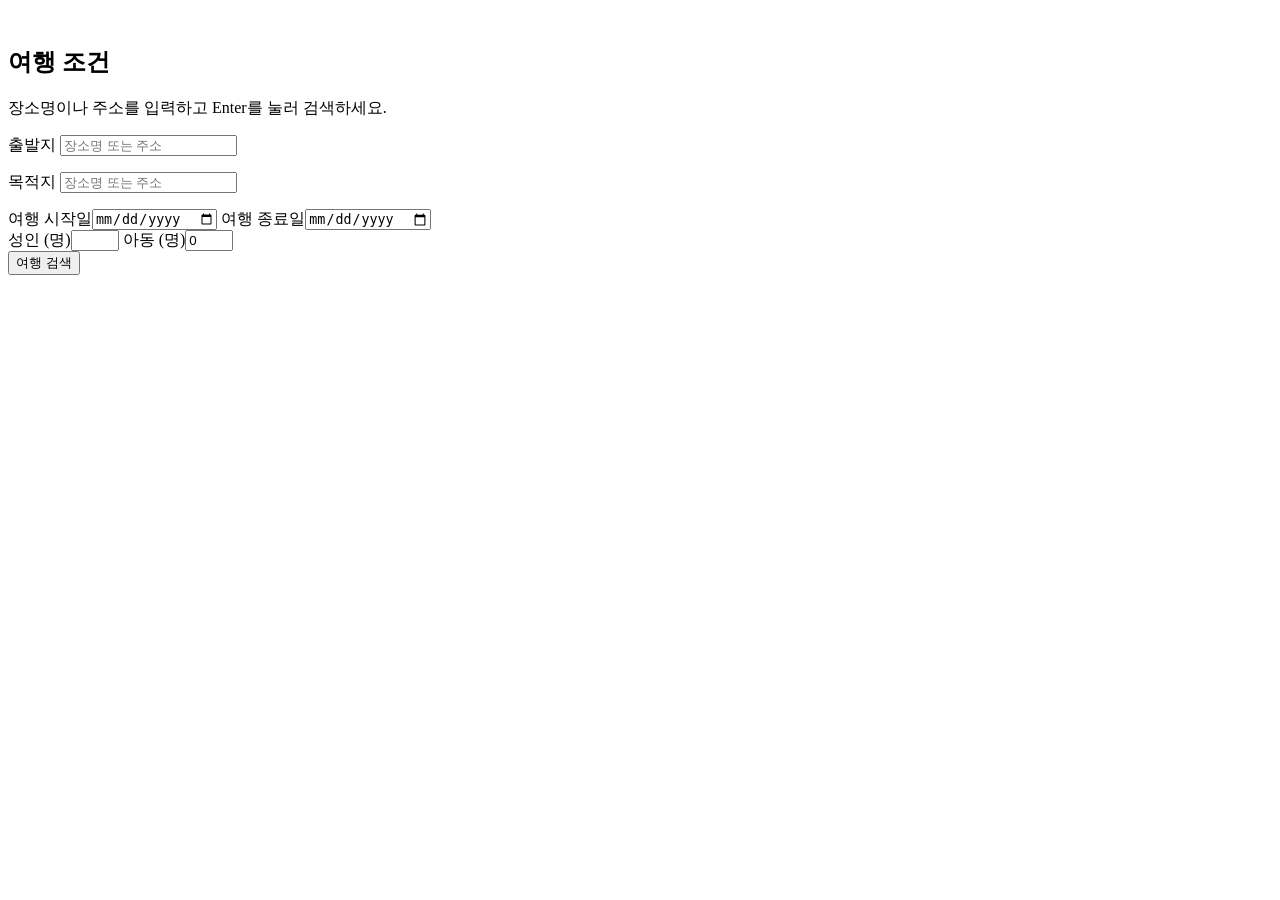
<file: src/main/resources/templates/index.html>
<!doctype html>
<html lang="ko" xmlns:th="http://www.thymeleaf.org">
<head th:replace="~{layout :: head('여행 검색')}"></head>
<body class="redesign home-screen" data-page="home">
<header th:replace="~{layout :: header('home')}"></header>
<main id="main" class="home-content">
    <img class="home-background" alt="" th:src="@{/images/background.jpg}">
    <section class="panel search-panel" aria-labelledby="search-heading">
      <div class="home-heading">
        <h1 id="search-heading">여행 조건</h1>
        <p id="trip-place-hint">장소명이나 주소를 입력하고 Enter를 눌러 검색하세요.</p>
      </div>
      <form id="trip-form">
        <div class="place-grid">
          <div class="trip-place">
            <label for="trip-origin">출발지</label>
            <input id="trip-origin" name="origin" placeholder="장소명 또는 주소" enterkeyhint="search"
                   required maxlength="160" autocomplete="off" aria-describedby="trip-place-hint origin-place-status">
            <p class="place-status" id="origin-place-status" role="status"></p>
            <ul class="place-results" id="origin-place-results" hidden></ul>
          </div>
          <div class="trip-place">
            <label for="trip-destination">목적지</label>
            <input id="trip-destination" name="destination" placeholder="장소명 또는 주소" enterkeyhint="search"
                   required maxlength="160" autocomplete="off" aria-describedby="trip-place-hint destination-place-status">
            <p class="place-status" id="destination-place-status" role="status"></p>
            <ul class="place-results" id="destination-place-results" hidden></ul>
          </div>
        </div>
        <div class="trip-pair">
          <label>여행 시작일<input type="date" name="start" required></label>
          <label>여행 종료일<input type="date" name="end" required></label>
        </div>
        <div class="trip-pair">
          <label>성인 (명)<input name="adults" type="number" min="1" max="30" required></label>
          <label>아동 (명)<input name="children" type="number" value="0" min="0" max="30" required></label>
        </div>
        <button class="primary search-submit" type="submit">여행 검색</button>
        <div id="status" class="status" role="status" aria-live="polite"></div>
      </form>
    </section>
</main>
<footer th:replace="~{layout :: footer}"></footer>
</body>
</html>
</file>
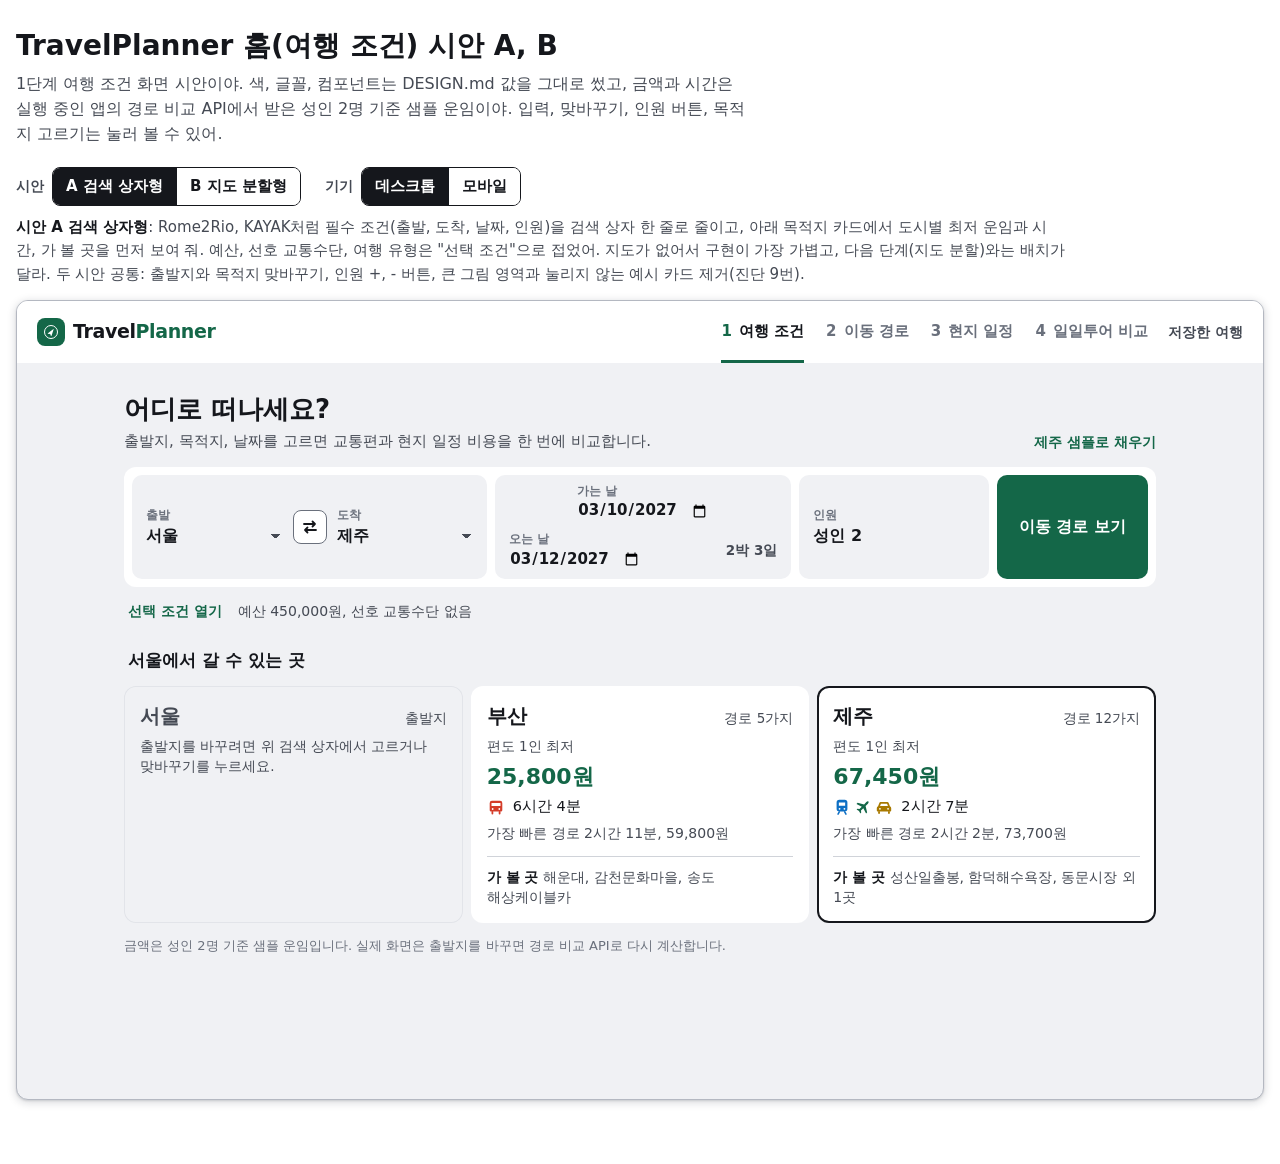
<file: doc/design/drafts/2026-11-23-home-drafts.html>
<!doctype html><html lang="ko"><head><meta charset="utf-8"><meta name="viewport" content="width=device-width, initial-scale=1"><style>body{margin:0}</style></head><body><title>TravelPlanner 홈 시안</title>
<meta name="claude:viewport-fit-sides" content="cover">
<style>
/* 배치: 위쪽 조작 막대(시안, 기기) 아래 고정 높이 틀에 앱 화면을 그림. 틀은 container query로 데스크톱과 모바일 배치를 바꿈.
   값은 저장소 DESIGN.md(라이트 테마 하나, 원본 초록)를 그대로 씀 */
:root {
  --brand: #146748; --brand-on: #ffffff;
  --ink: #15171c; --ink-2: #454a54; --ink-3: #6a707c;
  --paper: #ffffff; --field: #f0f1f4; --field-2: #e2e4e9; --rule: #d0d3d9;
  --sel: #15171c; --flash: #dcefe3; --warn: #a14a00; --over: #c92a2a;
  --m-rail: #0d6fc4; --m-air: #146748; --m-bus: #d43d2a; --m-road: #a87900;
  --frame-edge: #b4b8c1;
  --float-shadow: 0 2px 10px rgb(18 24 38 / 18%), 0 1px 2px rgb(18 24 38 / 12%);
  --callout-shadow: 0 1px 3px rgb(18 24 38 / 30%);
  --lift-shadow: 0 1px 2px rgb(18 24 38 / 16%);
  --sheet-shadow: 0 -4px 14px rgb(18 24 38 / 16%);
  --font: "Pretendard Variable", Pretendard, Inter, "Noto Sans KR", "Apple SD Gothic Neo", "Malgun Gothic", system-ui, sans-serif;
  color-scheme: light;
}
* { box-sizing: border-box; }
body { background: var(--paper); color: var(--ink); font-family: var(--font); font-size: 16px; line-height: 1.55; }
button, select, input { font: inherit; color: inherit; }
:focus-visible { outline: 2px solid var(--ink); outline-offset: 2px; }
.wrap { max-width: 1320px; margin: 0 auto; padding-block: 28px 64px;
  padding-left: max(16px, env(safe-area-inset-left, 0px)); padding-right: max(16px, env(safe-area-inset-right, 0px)); }
.intro h1 { font-size: clamp(22px, 3vw, 28px); font-weight: 800; margin: 0 0 8px; line-height: 1.3; text-wrap: balance; }
.intro p { margin: 0; color: var(--ink-2); max-width: 72ch; }
.controls { display: flex; flex-wrap: wrap; gap: 10px 24px; align-items: center; margin: 20px 0 10px; }
.controls > div { display: flex; align-items: center; gap: 8px; flex-wrap: wrap; }
.pick-label { font-size: 14px; color: var(--ink-2); font-weight: 700; }
.pick { display: inline-flex; border: 1px solid var(--ink); border-radius: 8px; overflow: hidden; }
.pick button { border: 0; background: var(--paper); padding: 7px 13px; cursor: pointer; font-size: 15px; font-weight: 600; }
.pick button + button { border-left: 1px solid var(--ink); }
.pick button[aria-pressed="true"] { background: var(--ink); color: var(--paper); }
.note { font-size: 15px; color: var(--ink-2); margin: 0 0 14px; max-width: 110ch; }
.note b { color: var(--ink); }
.stage { display: flex; justify-content: center; }
.frame { width: 100%; height: 800px; border: 1px solid var(--frame-edge); border-radius: 12px; overflow: hidden; container-type: inline-size;
  background: var(--field); position: relative; box-shadow: var(--float-shadow); }
.stage[data-device="mobile"] .frame { width: 390px; max-width: 100%; height: 820px; border-radius: 30px; border: 6px solid var(--ink); }

/* ---------- 앱 공통 ---------- */
.app { height: 100%; display: flex; flex-direction: column; font-size: 15px; line-height: 1.45; word-break: keep-all; color: var(--ink); }
.num { font-variant-numeric: tabular-nums; }
.topbar { display: flex; align-items: stretch; gap: 20px; padding: 0 20px; min-height: 62px; background: var(--paper); flex: none; position: relative; z-index: 4; }
.logo { display: inline-flex; align-items: center; gap: 8px; font-weight: 800; font-size: 19px; letter-spacing: -0.02em; white-space: nowrap; }
.logo em { font-style: normal; color: var(--brand); }
.logo .mark { width: 28px; height: 28px; border-radius: 8px; background: var(--brand); display: grid; place-items: center; }
.logo .mark i { width: 14px; height: 14px; border: 1.5px solid var(--brand-on); border-radius: 50%; display: grid; place-items: center; }
.logo .mark i::before { content: ""; width: 5px; height: 8px; background: var(--brand-on); clip-path: polygon(50% 0, 100% 100%, 50% 79%, 0 100%); transform: rotate(35deg); }
.steps { display: flex; gap: 22px; margin-left: auto; }
.step { display: inline-flex; align-items: center; gap: 7px; font-size: 15px; font-weight: 600; color: var(--ink-3); white-space: nowrap;
  border-top: 3px solid transparent; border-bottom: 3px solid transparent; }
.step i { font-style: normal; font-weight: 700; }
.step.now { color: var(--ink); font-weight: 800; border-bottom-color: var(--brand); }
.step.now i { color: var(--brand); }
.saved { align-self: center; font-size: 14px; font-weight: 700; color: var(--ink-2); white-space: nowrap; }
.mi { flex: none; display: inline-block; vertical-align: -3px; }
.icons { display: inline-flex; gap: 3px; align-items: center; }
.tag { display: inline-block; font-size: 12px; font-weight: 700; line-height: 1.3; padding: 2px 6px; border-radius: 4px; background: var(--ink); color: var(--paper); white-space: nowrap; }
.tag.low { background: var(--brand); color: var(--brand-on); }
.primary { border: 0; background: var(--brand); color: var(--brand-on); border-radius: 10px; padding: 9px 15px; font-size: 15px; font-weight: 700; cursor: pointer; white-space: nowrap; }
.textbtn { border: 0; background: transparent; padding: 0; color: var(--brand); font-size: 14px; font-weight: 700; cursor: pointer; }
.fine { font-size: 13px; color: var(--ink-3); margin: 0; }
.swap { width: 34px; height: 34px; border: 1px solid var(--ink-3); border-radius: 8px; background: var(--paper); display: grid; place-items: center; cursor: pointer; color: var(--ink); flex: none; }
.swap:hover { border-color: var(--ink); }
.stepper { display: inline-flex; align-items: center; gap: 10px; }
.stepper button { width: 32px; height: 32px; border: 1px solid var(--ink-3); border-radius: 8px; background: var(--paper); cursor: pointer; font-size: 18px; font-weight: 600; line-height: 1; display: grid; place-items: center; }
.stepper button:disabled { color: var(--ink-3); border-color: var(--field-2); cursor: default; }
.stepper b { min-width: 18px; text-align: center; font-size: 16px; }
.plain-select { appearance: none; border: 0; background: transparent; padding: 0 18px 0 0; font-weight: 700; font-size: 16px; cursor: pointer;
  background-image: linear-gradient(45deg, transparent 50%, var(--ink-2) 50%), linear-gradient(135deg, var(--ink-2) 50%, transparent 50%);
  background-position: calc(100% - 7px) 55%, calc(100% - 2px) 55%; background-size: 5px 5px; background-repeat: no-repeat; }
.plain-date { border: 0; background: transparent; padding: 0; font-weight: 700; font-size: 15px; width: 132px; }
.box-input { width: 100%; border: 1px solid var(--ink-3); border-radius: 8px; background: var(--paper); padding: 7px 10px; min-height: 38px; }
.lbl { display: grid; gap: 4px; font-size: 13.5px; font-weight: 700; color: var(--ink-2); }
.toast { position: absolute; left: 50%; bottom: 22px; transform: translateX(-50%); background: var(--ink); color: var(--paper); padding: 10px 16px; border-radius: 8px;
  font-size: 14.5px; font-weight: 600; z-index: 9; max-width: calc(100% - 32px); box-shadow: var(--float-shadow); }
@keyframes flashbg { from { background-color: var(--flash); } to { background-color: transparent; } }
.flash { animation: flashbg 1.2s ease-out both; }
@media (prefers-reduced-motion: reduce) { * { animation: none !important; transition: none !important; } }

/* ---------- 시안 A: 검색 상자형 ---------- */
.va .scroll { flex: 1; min-height: 0; overflow: auto; }
.va .inner { max-width: 1080px; margin: 0 auto; padding: 30px 24px 40px; display: grid; gap: 14px; }
.va .head { display: flex; justify-content: space-between; align-items: end; gap: 12px; flex-wrap: wrap; }
.va h1 { margin: 0; font-size: 26px; font-weight: 800; line-height: 1.3; }
.va .head p { margin: 4px 0 0; color: var(--ink-2); font-size: 15px; }
.va .search { background: var(--paper); border-radius: 12px; padding: 8px; display: grid; grid-template-columns: minmax(0, 1.5fr) minmax(0, 1.25fr) minmax(0, .8fr) auto; gap: 8px; position: relative; }
.va .cell { background: var(--field); border-radius: 10px; padding: 8px 14px; display: flex; flex-direction: column; justify-content: center; min-width: 0; }
.va .cell small { font-size: 11.5px; font-weight: 700; color: var(--ink-3); }
.va .route { flex-direction: row; align-items: center; gap: 10px; }
.va .route > div { display: flex; flex-direction: column; min-width: 0; flex: 1; }
.va .dates { flex-direction: row; align-items: center; gap: 8px; flex-wrap: wrap; }
.va .dates > div { display: flex; flex-direction: column; }
.va .dates .nights { margin-left: auto; font-size: 13.5px; font-weight: 700; color: var(--ink-2); white-space: nowrap; }
.va .party { cursor: pointer; border: 0; text-align: left; }
.va .party b { font-size: 16px; }
.va .search .primary { padding: 0 22px; font-size: 16px; min-height: 56px; }
.va .pop { position: absolute; top: calc(100% + 6px); right: 150px; width: 270px; background: var(--paper); border-radius: 12px; box-shadow: var(--float-shadow); padding: 14px 16px; display: grid; gap: 12px; z-index: 5; }
.va .pop .row { display: flex; justify-content: space-between; align-items: center; }
.va .pop .row span small { display: block; font-size: 12.5px; color: var(--ink-3); }
.va .opt { display: flex; flex-wrap: wrap; gap: 8px 16px; align-items: center; font-size: 14px; color: var(--ink-2); padding: 0 4px; }
.va .optgrid { background: var(--paper); border-radius: 12px; padding: 14px 16px; display: grid; grid-template-columns: repeat(3, minmax(0, 1fr)); gap: 12px; }
.va .optgrid .fine { grid-column: 1 / -1; }
.va h2 { margin: 12px 4px 0; font-size: 17px; font-weight: 800; }
.va .cards { display: grid; grid-template-columns: repeat(3, minmax(0, 1fr)); gap: 8px; }
.va .dest { border: 0; text-align: left; background: var(--paper); border-radius: 12px; padding: 16px; display: grid; gap: 6px; cursor: pointer; align-content: start; }
.va .dest:hover { box-shadow: inset 0 0 0 1px var(--ink-3); }
.va .dest[aria-pressed="true"] { box-shadow: inset 0 0 0 2px var(--sel); }
.va .dest.from { cursor: default; background: transparent; box-shadow: inset 0 0 0 1px var(--field-2); }
.va .dest .top { display: flex; justify-content: space-between; align-items: baseline; gap: 8px; }
.va .dest .city { font-size: 20px; font-weight: 800; }
.va .dest .cap { font-size: 13.5px; color: var(--ink-2); }
.va .dest .price { font-size: 22px; font-weight: 800; color: var(--brand); line-height: 1.25; }
.va .dest .meta { display: flex; align-items: center; gap: 8px; font-size: 14.5px; flex-wrap: wrap; }
.va .dest .fast { font-size: 14px; color: var(--ink-2); }
.va .dest .sights { margin-top: 6px; padding-top: 10px; border-top: 1px solid var(--rule); font-size: 14px; color: var(--ink-2); }
.va .dest .sights b { color: var(--ink); font-weight: 700; }
.va .dest.from .city { color: var(--ink-2); }

/* ---------- 시안 B: 지도 분할형 ---------- */
.vb .body { flex: 1; min-height: 0; display: grid; grid-template-columns: minmax(380px, 440px) minmax(0, 1fr); position: relative; }
.vb .listpane { min-height: 0; overflow: auto; display: flex; flex-direction: column; gap: 8px; padding: 0 12px 16px 16px; }
.vb .sheethandle { display: none; }
.vb .listhead { padding: 20px 4px 6px; }
.vb .listhead h1 { font-size: 21px; font-weight: 800; margin: 0 0 2px; line-height: 1.3; }
.vb .listhead p { margin: 0; color: var(--ink-2); font-size: 14.5px; }
.vb .card { background: var(--paper); border-radius: 12px; padding: 4px 16px; flex: none; }
.vb .line { display: flex; align-items: center; gap: 12px; padding: 10px 0; min-height: 52px; }
.vb .line + .line { border-top: 1px solid var(--rule); }
.vb .line > small { width: 52px; font-size: 13.5px; font-weight: 700; color: var(--ink-2); flex: none; }
.vb .line .grow { flex: 1; min-width: 0; }
.vb .routecard { display: grid; grid-template-columns: minmax(0, 1fr) auto; gap: 4px 14px; padding: 13px 16px; border: 0; border-radius: 12px; background: var(--paper); cursor: pointer; text-align: left; width: 100%; flex: none; }
.vb .routecard:hover { box-shadow: inset 0 0 0 1px var(--ink-3); }
.vb .routecard[aria-pressed="true"] { box-shadow: inset 0 0 0 2px var(--sel); }
.vb .rc-title { font-size: 16px; font-weight: 600; }
.vb .routecard[aria-pressed="true"] .rc-title { font-weight: 800; }
.vb .rc-price { font-size: 17px; font-weight: 700; color: var(--brand); text-align: right; white-space: nowrap; }
.vb .rc-meta { display: flex; align-items: center; gap: 9px; font-size: 14.5px; flex-wrap: wrap; }
.vb .rc-sub { font-size: 13.5px; color: var(--ink-2); text-align: right; white-space: nowrap; align-self: center; }
.vb .sectlabel { margin: 8px 4px 0; font-size: 14px; font-weight: 800; color: var(--ink-2); }
.vb details.card { padding: 12px 16px; }
.vb details summary { font-weight: 700; font-size: 15px; cursor: pointer; }
.vb details .optgrid { display: grid; gap: 10px; margin-top: 10px; }
.vb .foot { display: flex; align-items: center; justify-content: space-between; gap: 10px; padding: 8px 4px 0; }
.vb .mappane { position: relative; min-height: 0; margin: 12px 12px 12px 0; border-radius: 14px; overflow: hidden; background: #a7d4ea; }
.vb .mapimg { position: absolute; inset: 0; background-repeat: no-repeat; }
.vb .layer { position: absolute; inset: 0; pointer-events: none; }
.vb .layer svg { position: absolute; inset: 0; width: 100%; height: 100%; overflow: visible; }
.vb .kpt { position: absolute; transform: translate(-50%, -50%); pointer-events: auto; cursor: pointer; border: 0; padding: 0; background: transparent; }
.vb .knode { width: 15px; height: 15px; border-radius: 50%; background: var(--paper); border: 3.5px solid var(--ink); display: block; }
.vb .kdim { width: 13px; height: 13px; border-radius: 50%; background: var(--paper); border: 2.5px solid var(--ink-2); display: block; }
.vb .kpin { transform: translate(-50%, -100%); }
.vb .kpin svg { display: block; filter: drop-shadow(var(--callout-shadow)); }
.vb .kc { position: absolute; background: var(--paper); color: var(--ink); border-radius: 7px; padding: 5px 10px 6px; box-shadow: var(--callout-shadow); font: 700 13px/1.35 var(--font); white-space: nowrap; pointer-events: auto; cursor: pointer; transform: translate(14px, -50%); }
.vb .kc small { display: block; font-size: 12px; font-weight: 500; color: var(--ink-2); }
.vb .kc.dim { font-weight: 600; color: var(--ink-2); }
.vb .kc.flip { transform: translate(calc(-100% - 14px), -50%); }
.vb .kplane { position: absolute; width: 30px; height: 30px; border-radius: 50%; background: var(--paper); display: grid; place-items: center; box-shadow: var(--callout-shadow); transform: translate(-50%, -50%); }
.vb .mapnote { position: absolute; left: 8px; top: 8px; z-index: 2; background: var(--paper); color: var(--ink-2); font-size: 12px; font-weight: 600; padding: 3px 8px; border-radius: 4px; box-shadow: var(--callout-shadow); }
.vb .estimate { position: absolute; right: 26px; bottom: 26px; width: 292px; background: var(--paper); border-radius: 12px; box-shadow: var(--float-shadow); padding: 16px 18px; z-index: 3; }
.vb .est-main { display: grid; grid-template-columns: 1fr auto; gap: 0 10px; align-items: baseline; }
.vb .est-label { font-size: 14px; font-weight: 700; color: var(--ink-2); }
.vb .est-pct { font-size: 13.5px; font-weight: 600; color: var(--ink-2); }
.vb .est-sum { grid-column: 1 / -1; font-size: 31px; font-weight: 800; line-height: 1.25; letter-spacing: -0.01em; }
.vb .bar { grid-column: 1 / -1; margin: 8px 0 6px; height: 8px; background: var(--field-2); border-radius: 2px; overflow: hidden; }
.vb .bar i { display: block; height: 100%; background: var(--brand); transition: width .62s cubic-bezier(.33,1,.68,1); }
.vb .est-left { grid-column: 1 / -1; margin: 0; font-size: 13.5px; color: var(--ink-2); }
.vb .est-left b { color: var(--ink); }
.vb .detail { margin-top: 12px; border-top: 1px solid var(--rule); padding-top: 8px; }
.vb .detail .r { display: flex; justify-content: space-between; gap: 10px; font-size: 14.5px; padding: 4px 6px; margin-inline: -6px; border-radius: 4px; }
.vb .detail .r span:first-child { color: var(--ink-2); }
.vb .detail .r span:last-child { font-weight: 600; white-space: nowrap; }
.vb .detail .fine { margin-top: 8px; }
.vb .est-toggle { display: none; }

@container (max-width: 860px) {
  .topbar { flex-wrap: wrap; gap: 0 10px; padding: 10px 14px 0; min-height: 0; }
  .logo .mark { width: 34px; height: 34px; border-radius: 9px; }
  .steps { margin-left: 0; width: 100%; gap: 18px; height: 40px; margin-top: 6px; }
  .step span { display: none; }
  .step.now span { display: inline; }
  .saved { display: none; }
  .va .inner { padding: 18px 14px 28px; }
  .va h1 { font-size: 21px; }
  .va .search { grid-template-columns: 1fr; }
  .va .search .primary { min-height: 48px; }
  .va .pop { right: 8px; left: 8px; width: auto; top: auto; bottom: 64px; }
  .va .optgrid { grid-template-columns: 1fr; }
  .va .cards { grid-template-columns: 1fr; }
  .va .dest.from { display: none; }
  .vb .body { display: flex; flex-direction: column; }
  .vb .mappane { flex: none; height: 300px; order: -1; margin: 0; border-radius: 0; }
  .vb .listpane { flex: 1; padding: 0 14px; border-radius: 18px 18px 0 0; margin-top: -18px; position: relative; z-index: 2; background: var(--field); box-shadow: var(--sheet-shadow); }
  .vb .listhead { padding-top: 6px; }
  .vb .sheethandle { display: block; width: 40px; height: 5px; border-radius: 3px; background: var(--ink-3); margin: 9px auto 0; flex: none; }
  .vb .estimate { position: relative; right: auto; bottom: auto; width: auto; border-radius: 0; box-shadow: 0 -1px 0 var(--rule), var(--sheet-shadow); padding: 12px 16px 14px; }
  .vb .est-main { grid-template-columns: auto 1fr auto; align-items: center; }
  .vb .est-sum { grid-column: auto; font-size: 23px; text-align: right; }
  .vb .est-pct { display: none; }
  .vb .est-toggle { display: inline; }
  .vb .detail { display: none; }
  .vb .estimate.open .detail { display: block; }
  .vb .mapnote { top: auto; bottom: 26px; }
}
</style>

<div class="wrap">
  <div class="intro">
    <h1>TravelPlanner 홈(여행 조건) 시안 A, B</h1>
    <p>1단계 여행 조건 화면 시안이야. 색, 글꼴, 컴포넌트는 DESIGN.md 값을 그대로 썼고, 금액과 시간은 실행 중인 앱의 경로 비교 API에서 받은 성인 2명 기준 샘플 운임이야. 입력, 맞바꾸기, 인원 버튼, 목적지 고르기는 눌러 볼 수 있어.</p>
  </div>
  <div class="controls">
    <div><span class="pick-label">시안</span><span class="pick" id="ctl-variant"><button type="button" data-v="a" aria-pressed="true">A 검색 상자형</button><button type="button" data-v="b" aria-pressed="false">B 지도 분할형</button></span></div>
    <div><span class="pick-label">기기</span><span class="pick" id="ctl-device"><button type="button" data-d="desktop" aria-pressed="true">데스크톱</button><button type="button" data-d="mobile" aria-pressed="false">모바일</button></span></div>
  </div>
  <p class="note" id="note"></p>
  <div class="stage" id="stage" data-device="desktop"><div class="frame" id="frame"></div></div>
</div>

<script>
const MAP_SRC = '[data-uri]';
const MAP_W = 1000, MAP_H = 860;
const PT = {seoul: [433, 211], busan: [617, 473], jeju: [393, 650], gmp: [417, 211], cju: [389, 649], pus: [608, 467]};
const MODES = {AIRPORT_RAIL: ['공항철도', 'rail'], AIRPORT_BUS: ['공항버스', 'bus'], TAXI: ['택시', 'road'], FLIGHT: ['항공편', 'air'], INTERCITY_BUS: ['시외버스', 'bus'], KTX: ['KTX', 'rail']};
const CITY = {
  seoul: {name: '서울', place: '서울역', sights: ['경복궁', 'N서울타워', '광장시장']},
  busan: {name: '부산', place: '부산역', sights: ['해운대', '감천문화마을', '송도 해상케이블카']},
  jeju: {name: '제주', place: '제주시 중심', sights: ['성산일출봉', '함덕해수욕장', '동문시장', '김녕해수욕장']}
};
// 경로 비교 API(/api/routes/compare, 성인 2명) 응답에서 고른 최저가 경로와 최단 시간 경로: [1인 편도, 분, 교통수단]
const ROUTE = {
  'seoul>jeju': {n: 12, cheap: [67450, 127, ['AIRPORT_RAIL', 'FLIGHT', 'TAXI']], fast: [73700, 122, ['TAXI', 'FLIGHT', 'TAXI']]},
  'seoul>busan': {n: 5, cheap: [25800, 364, ['INTERCITY_BUS']], fast: [59800, 131, ['KTX']]},
  'busan>seoul': {n: 5, cheap: [25800, 364, ['INTERCITY_BUS']], fast: [59800, 131, ['KTX']]},
  'busan>jeju': {n: 12, cheap: [67450, 110, ['AIRPORT_RAIL', 'FLIGHT', 'TAXI']], fast: [71500, 105, ['TAXI', 'FLIGHT', 'TAXI']]},
  'jeju>seoul': {n: 12, cheap: [67450, 127, ['TAXI', 'FLIGHT', 'AIRPORT_RAIL']], fast: [73700, 122, ['TAXI', 'FLIGHT', 'TAXI']]},
  'jeju>busan': {n: 12, cheap: [67450, 110, ['TAXI', 'FLIGHT', 'AIRPORT_RAIL']], fast: [71500, 105, ['TAXI', 'FLIGHT', 'TAXI']]}
};
const AIRPORT = {seoul: 'gmp', busan: 'pus', jeju: 'cju'};
const ICON = {
  rail: '<path fill-rule="evenodd" d="M7 2h6a3 3 0 0 1 3 3v7a3 3 0 0 1-3 3H7a3 3 0 0 1-3-3V5a3 3 0 0 1 3-3zm-.5 3v3.5h7V5zM7.3 11a1 1 0 1 0 0 2 1 1 0 0 0 0-2zm5.4 0a1 1 0 1 0 0 2 1 1 0 0 0 0-2z"/><path d="M7 15.4 5.6 18M13 15.4l1.4 2.6" fill="none" stroke="currentColor" stroke-width="1.7" stroke-linecap="round"/>',
  bus: '<path fill-rule="evenodd" d="M5.5 3h9A2.5 2.5 0 0 1 17 5.5v8a1.5 1.5 0 0 1-1.5 1.5h-11A1.5 1.5 0 0 1 3 13.5v-8A2.5 2.5 0 0 1 5.5 3zM5 5.5V9h10V5.5zM6.3 11.2a1 1 0 1 0 0 2 1 1 0 0 0 0-2zm7.4 0a1 1 0 1 0 0 2 1 1 0 0 0 0-2z"/><path d="M6 15.4v1.8M14 15.4v1.8" fill="none" stroke="currentColor" stroke-width="2" stroke-linecap="round"/>',
  road: '<path fill-rule="evenodd" d="M6.2 4.5h7.6a1.5 1.5 0 0 1 1.4 1l1.4 3.8a2 2 0 0 1 1.4 1.9V14a1 1 0 0 1-1 1H3a1 1 0 0 1-1-1v-2.8a2 2 0 0 1 1.4-1.9l1.4-3.8a1.5 1.5 0 0 1 1.4-1zm.4 1.8L5.6 9h8.8l-1-2.7zM5.5 11a1 1 0 1 0 0 2 1 1 0 0 0 0-2zm9 0a1 1 0 1 0 0 2 1 1 0 0 0 0-2z"/><path d="M4.5 15.4v1.4M15.5 15.4v1.4" fill="none" stroke="currentColor" stroke-width="2" stroke-linecap="round"/>',
  air: '<path transform="rotate(45 10 10)" d="M10 1.5c.7 0 1.2.9 1.2 2v3.6l6.3 3.9v1.7l-6.3-2v3.7l1.8 1.4v1.3L10 16.3l-3 .8v-1.3l1.8-1.4v-3.7l-6.3 2V11l6.3-3.9V3.5c0-1.1.5-2 1.2-2z"/>'
};
const PLANE = 'M10 1.5c.7 0 1.2.9 1.2 2v3.6l6.3 3.9v1.7l-6.3-2v3.7l1.8 1.4v1.3L10 16.3l-3 .8v-1.3l1.8-1.4v-3.7l-6.3 2V11l6.3-3.9V3.5c0-1.1.5-2 1.2-2z';
const micon = (m, size = 18) => '<svg class="mi" viewBox="0 0 20 20" width="' + size + '" height="' + size + '" fill="currentColor" style="color:var(--m-' + MODES[m][1] + ')" aria-hidden="true">' + ICON[MODES[m][1]] + '</svg>';
const won = v => Math.round(v).toLocaleString('ko-KR') + '원';
const mins = m => (m >= 60 ? Math.floor(m / 60) + '시간 ' : '') + (m % 60) + '분';
const WD = ['일', '월', '화', '수', '목', '금', '토'];
const dlabel = s => { const d = new Date(s + 'T00:00:00'); return (d.getMonth() + 1) + '.' + d.getDate() + '(' + WD[d.getDay()] + ')'; };
const nights = () => Math.round((new Date(state.end) - new Date(state.start)) / 864e5);

const state = {variant: 'a', device: 'desktop', origin: 'seoul', dest: 'jeju', start: '2027-03-10', end: '2027-03-12', adults: 2, children: 0,
  budget: 450000, mode: '', type: 'COUPLE', opt: false, party: false, open: false, toast: ''};
const frame = document.getElementById('frame');
const RM = matchMedia('(prefers-reduced-motion: reduce)');
const narrow = () => frame.clientWidth <= 860;
const route = () => ROUTE[state.origin + '>' + state.dest];

function topbar() {
  return '<div class="topbar"><div class="logo"><span class="mark"><i></i></span><span>Travel<em>Planner</em></span></div>'
    + '<nav class="steps" aria-label="진행 단계">' + ['여행 조건', '이동 경로', '현지 일정', '일일투어 비교'].map((s, i) =>
      '<span class="step' + (i === 0 ? ' now' : '') + '"><i>' + (i + 1) + '</i><span>' + s + '</span></span>').join('') + '</nav>'
    + '<span class="saved">저장한 여행</span></div>';
}
const cityOptions = sel => Object.entries(CITY).map(([k, c]) => '<option value="' + k + '"' + (k === sel ? ' selected' : '') + '>' + c.name + '</option>').join('');
const swapIcon = '<svg width="16" height="16" viewBox="0 0 16 16" fill="none" stroke="currentColor" stroke-width="1.8" stroke-linecap="round" stroke-linejoin="round" aria-hidden="true"><path d="M4 2v11M1.5 10.5 4 13l2.5-2.5M12 14V3M9.5 5.5 12 3l2.5 2.5"/></svg>';
const swapIconH = '<svg width="16" height="16" viewBox="0 0 16 16" fill="none" stroke="currentColor" stroke-width="1.8" stroke-linecap="round" stroke-linejoin="round" aria-hidden="true"><path d="M2 5h11M10.5 2.5 13 5l-2.5 2.5M14 11H3M5.5 8.5 3 11l2.5 2.5"/></svg>';
const partyText = () => '성인 ' + state.adults + (state.children ? ', 아동 ' + state.children : '');
const stepper = (key, min) => '<span class="stepper"><button type="button" data-step="' + key + '" data-d="-1" aria-label="' + (key === 'adults' ? '성인' : '아동') + ' 줄이기"' + (state[key] <= min ? ' disabled' : '') + '>−</button><b class="num">' + state[key] + '</b><button type="button" data-step="' + key + '" data-d="1" aria-label="' + (key === 'adults' ? '성인' : '아동') + ' 늘리기"' + (state[key] >= 9 ? ' disabled' : '') + '>+</button></span>';
const optFields = () => '<label class="lbl">예산 (선택)<input class="box-input num" id="f-budget" type="number" min="0" step="10000" value="' + (state.budget ?? '') + '" placeholder="예: 450000"></label>'
  + '<label class="lbl">선호 교통수단 (선택)<select class="box-input" id="f-mode"><option value="">선호 없음</option><option value="KTX"' + (state.mode === 'KTX' ? ' selected' : '') + '>KTX</option><option value="FLIGHT"' + (state.mode === 'FLIGHT' ? ' selected' : '') + '>항공편</option><option value="EXPRESS_BUS"' + (state.mode === 'EXPRESS_BUS' ? ' selected' : '') + '>고속버스</option></select></label>'
  + '<label class="lbl">여행 유형 (선택)<select class="box-input" id="f-type"><option value="COUPLE">커플 여행</option><option value="SOLO">혼자 여행</option><option value="FAMILY">가족 여행</option><option value="FRIENDS">친구 여행</option></select></label>';

// ---------- 시안 A ----------
function renderA() {
  const dests = Object.keys(CITY);
  const r = route();
  return '<div class="app va">' + topbar() + '<div class="scroll"><div class="inner">'
    + '<div class="head"><div><h1>어디로 떠나세요?</h1><p>출발지, 목적지, 날짜를 고르면 교통편과 현지 일정 비용을 한 번에 비교합니다.</p></div>'
    + '<button type="button" class="textbtn" data-act="sample">제주 샘플로 채우기</button></div>'
    + '<form class="search" id="search" onsubmit="return false">'
    + '<div class="cell route"><div><small>출발</small><select class="plain-select" id="f-origin" aria-label="출발지">' + cityOptions(state.origin) + '</select></div>'
    + '<button type="button" class="swap" data-act="swap" aria-label="출발지와 목적지 맞바꾸기">' + swapIconH + '</button>'
    + '<div><small>도착</small><select class="plain-select" id="f-dest" aria-label="목적지">' + cityOptions(state.dest) + '</select></div></div>'
    + '<div class="cell dates"><div><small>가는 날</small><input class="plain-date num" type="date" id="f-start" value="' + state.start + '"></div>'
    + '<div><small>오는 날</small><input class="plain-date num" type="date" id="f-end" min="' + state.start + '" value="' + state.end + '"></div>'
    + '<span class="nights num">' + nights() + '박 ' + (nights() + 1) + '일</span></div>'
    + '<button type="button" class="cell party" data-act="party" aria-expanded="' + state.party + '"><small>인원</small><b>' + partyText() + '</b></button>'
    + '<button type="submit" class="primary" data-act="go">이동 경로 보기</button>'
    + (state.party ? '<div class="pop" role="dialog" aria-label="인원"><div class="row"><span><b>성인</b><small>만 13세 이상</small></span>' + stepper('adults', 1) + '</div>'
      + '<div class="row"><span><b>아동</b><small>만 12세 이하</small></span>' + stepper('children', 0) + '</div>'
      + '<button type="button" class="textbtn" data-act="party" style="justify-self:end">완료</button></div>' : '')
    + '</form>'
    + '<div class="opt"><button type="button" class="textbtn" data-act="opt" aria-expanded="' + state.opt + '">' + (state.opt ? '선택 조건 접기' : '선택 조건 열기') + '</button>'
    + '<span>예산 ' + (state.budget ? won(state.budget) : '없음') + ', 선호 교통수단 ' + (state.mode ? (MODES[state.mode]?.[0] ?? (state.mode === 'EXPRESS_BUS' ? '고속버스' : state.mode)) : '없음') + '</span></div>'
    + (state.opt ? '<div class="optgrid">' + optFields() + '<p class="fine">예산을 넣으면 다음 단계의 여행 견적에서 예산과 비교합니다.</p></div>' : '')
    + '<h2>' + CITY[state.origin].name + '에서 갈 수 있는 곳</h2>'
    + '<div class="cards">' + dests.map(k => {
      const c = CITY[k];
      if (k === state.origin) return '<div class="dest from"><div class="top"><span class="city">' + c.name + '</span><span class="cap">출발지</span></div><p class="cap" style="margin:0">출발지를 바꾸려면 위 검색 상자에서 고르거나 맞바꾸기를 누르세요.</p></div>';
      const x = ROUTE[state.origin + '>' + k];
      const on = k === state.dest;
      return '<button type="button" class="dest" data-dest="' + k + '" aria-pressed="' + on + '">'
        + '<span class="top"><span class="city">' + c.name + '</span><span class="cap">경로 ' + x.n + '가지</span></span>'
        + '<span class="cap">편도 1인 최저</span><span class="price num" data-roll="p-' + k + '" data-val="' + x.cheap[0] + '">' + won(x.cheap[0]) + '</span>'
        + '<span class="meta"><span class="icons">' + x.cheap[2].map(m => micon(m)).join('') + '</span><span class="num">' + mins(x.cheap[1]) + '</span></span>'
        + '<span class="fast num">가장 빠른 경로 ' + mins(x.fast[1]) + ', ' + won(x.fast[0]) + '</span>'
        + '<span class="sights"><b>가 볼 곳</b> ' + c.sights.slice(0, 3).join(', ') + (c.sights.length > 3 ? ' 외 ' + (c.sights.length - 3) + '곳' : '') + '</span></button>';
    }).join('') + '</div>'
    + '<p class="fine">금액은 성인 2명 기준 샘플 운임입니다. 실제 화면은 출발지를 바꾸면 경로 비교 API로 다시 계산합니다.</p>'
    + '</div></div></div>';
}

// ---------- 시안 B ----------
function renderB() {
  const r = route();
  const people = state.adults + state.children;
  const trans = r.cheap[0] * people * 2;
  const budget = state.budget || 0;
  const ratio = budget ? Math.min(100, trans / budget * 100) : 0;
  const est = '<aside class="estimate' + (state.open ? ' open' : '') + '" aria-label="여행 견적 미리 보기"><div class="est-main"><span class="est-label">여행 견적 미리 보기</span>'
    + '<span class="est-pct num">' + (budget ? '예산의 ' + Math.round(trans / budget * 100) + '%' : '예산 없음') + '</span>'
    + '<strong class="est-sum num" data-roll="sum" data-val="' + trans + '">' + won(trans) + '</strong>'
    + '<button type="button" class="est-toggle textbtn" data-act="est">' + (state.open ? '접기' : '내역') + '</button>'
    + (budget ? '<div class="bar"><i style="width:' + ratio.toFixed(1) + '%"></i></div><p class="est-left num">예산 ' + won(budget) + ' 중 <b data-roll="left" data-val="' + (budget - trans) + '">' + won(budget - trans) + '</b> 남음</p>' : '')
    + '</div><div class="detail"><div class="r" data-flash="t"><span>왕복 교통 (최저 경로 추정)</span><span class="num">' + won(trans) + '</span></div>'
    + '<div class="r"><span>현지 일정</span><span>다음 단계에서 계산</span></div><div class="r"><span>일일투어</span><span>선택 안 함</span></div>'
    + '<small class="fine">1인 ' + won(r.cheap[0]) + ' × ' + people + '명 × 왕복 2회. 숙박비와 식비는 포함하지 않습니다.</small></div></aside>';
  const others = Object.keys(CITY).filter(k => k !== state.origin);
  return '<div class="app vb">' + topbar() + '<div class="body"><section class="listpane">'
    + '<div class="sheethandle"></div><div class="listhead"><h1>여행 조건</h1><p>출발지와 목적지, 날짜를 고르면 지도와 견적에 바로 표시됩니다.</p></div>'
    + '<div class="card"><div class="line"><small>출발</small><span class="grow"><select class="plain-select" id="f-origin" aria-label="출발지">' + cityOptions(state.origin) + '</select> <span class="fine">' + CITY[state.origin].place + '</span></span>'
    + '<button type="button" class="swap" data-act="swap" aria-label="출발지와 목적지 맞바꾸기">' + swapIcon + '</button></div>'
    + '<div class="line"><small>도착</small><span class="grow"><select class="plain-select" id="f-dest" aria-label="목적지">' + cityOptions(state.dest) + '</select> <span class="fine">' + CITY[state.dest].place + '</span></span></div></div>'
    + '<p class="sectlabel">' + CITY[state.origin].name + '에서 갈 수 있는 곳</p>'
    + others.map(k => { const x = ROUTE[state.origin + '>' + k]; const on = k === state.dest;
      return '<button type="button" class="routecard" data-dest="' + k + '" aria-pressed="' + on + '"><span class="rc-title">' + CITY[k].name + '</span>'
        + '<span class="rc-price num" data-roll="p-' + k + '" data-val="' + x.cheap[0] + '">' + won(x.cheap[0]) + '부터</span>'
        + '<span class="rc-meta"><span class="icons">' + x.cheap[2].map(m => micon(m)).join('') + '</span><span class="num">' + mins(x.cheap[1]) + '</span><span class="tag low">최저가</span></span>'
        + '<span class="rc-sub">편도 1인, 경로 ' + x.n + '가지</span></button>'; }).join('')
    + '<div class="card"><div class="line"><small>가는 날</small><input class="plain-date num grow" type="date" id="f-start" value="' + state.start + '"></div>'
    + '<div class="line"><small>오는 날</small><input class="plain-date num grow" type="date" id="f-end" min="' + state.start + '" value="' + state.end + '"><span class="fine num">' + nights() + '박 ' + (nights() + 1) + '일</span></div></div>'
    + '<div class="card"><div class="line"><small>성인</small><span class="grow fine">만 13세 이상</span>' + stepper('adults', 1) + '</div>'
    + '<div class="line"><small>아동</small><span class="grow fine">만 12세 이하</span>' + stepper('children', 0) + '</div></div>'
    + '<details class="card"' + (state.opt ? ' open' : '') + ' id="optbox"><summary>선택 조건 (예산 ' + (state.budget ? won(state.budget) : '없음') + ')</summary><div class="optgrid">' + optFields() + '</div></details>'
    + '<div class="foot"><button type="button" class="textbtn" data-act="sample">제주 샘플로 채우기</button><button type="button" class="primary" data-act="go">이동 경로 보기</button></div>'
    + (narrow() ? est : '') + '</section>'
    + '<section class="mappane"><div class="mapimg" id="mapimg"></div><div class="layer" id="layer"></div><span class="mapnote">실제 카카오맵 캡처(시안에서는 확대, 이동 안 됨)</span></section>'
    + (narrow() ? '' : est) + '</div></div>';
}

// 지도 그림을 지도 칸에 맞추고(견적 카드가 가리는 만큼 왼쪽으로), 도시 점, 핀, 이름표, 최저 경로 선을 그 위에 올림
function placeMap() {
  const pane = frame.querySelector('.mappane'); if (!pane) return;
  const w = pane.clientWidth, h = pane.clientHeight, card = narrow() ? 0 : 330;
  const s = narrow() ? Math.max(w / MAP_W, h / MAP_H) : Math.max(w / MAP_W, h / MAP_H, (w - card) / 560);
  const cx = 503, cy = 430;
  let ox = (w - card) / 2 - cx * s, oy = h / 2 - cy * s;
  ox = Math.min(0, Math.max(w - MAP_W * s, ox)); oy = Math.min(0, Math.max(h - MAP_H * s, oy));
  const img = frame.querySelector('#mapimg');
  img.style.backgroundImage = 'url(' + MAP_SRC + ')';
  img.style.backgroundSize = (MAP_W * s) + 'px ' + (MAP_H * s) + 'px';
  img.style.backgroundPosition = ox + 'px ' + oy + 'px';
  const at = k => [ox + PT[k][0] * s, oy + PT[k][1] * s];
  const r = route(), main = r.cheap[2].includes('FLIGHT') ? 'FLIGHT' : r.cheap[2][0];
  const color = 'var(--m-' + MODES[main][1] + ')';
  const [x0, y0] = at(state.origin), [x1, y1] = at(state.dest);
  let path, plane = '';
  if (main === 'FLIGHT') {
    const [ax, ay] = at(AIRPORT[state.origin]), [bx, by] = at(AIRPORT[state.dest]);
    const mx = (ax + bx) / 2 - (by - ay) * .18, my = (ay + by) / 2 + (bx - ax) * .18;
    path = 'M' + x0 + ' ' + y0 + ' L' + ax + ' ' + ay + ' Q' + mx + ' ' + my + ' ' + bx + ' ' + by + ' L' + x1 + ' ' + y1;
    const px = .25 * ax + .5 * mx + .25 * bx, py = .25 * ay + .5 * my + .25 * by;
    const ang = Math.atan2(by - ay, bx - ax) * 180 / Math.PI + 90;
    plane = '<span class="kplane" style="left:' + px + 'px;top:' + py + 'px"><svg viewBox="0 0 20 20" width="18" height="18" fill="currentColor" style="color:' + color + ';transform:rotate(' + ang.toFixed(0) + 'deg)" aria-hidden="true"><path d="' + PLANE + '"/></svg></span>';
  } else {
    path = 'M' + x0 + ' ' + y0 + ' Q' + ((x0 + x1) / 2 + 30) + ' ' + ((y0 + y1) / 2) + ' ' + x1 + ' ' + y1;
  }
  let html = '<svg aria-hidden="true"><path d="' + path + '" fill="none" stroke="#ffffff" stroke-width="10" stroke-linecap="round" stroke-linejoin="round"/><path d="' + path + '" fill="none" stroke="' + color + '" stroke-width="5" stroke-linecap="round" stroke-linejoin="round"/></svg>' + plane;
  Object.keys(CITY).forEach(k => {
    const [x, y] = at(k);
    if (k === state.origin) {
      html += '<span class="kpt" style="left:' + x + 'px;top:' + y + 'px"><span class="knode"></span></span><span class="kc" style="left:' + x + 'px;top:' + y + 'px">' + CITY[k].place + '<small>출발</small></span>';
    } else if (k === state.dest) {
      html += '<span class="kpt kpin" style="left:' + x + 'px;top:' + y + 'px"><svg width="24" height="31" viewBox="0 0 26 34" aria-hidden="true"><path d="M13 33.5C13 33.5 2.5 20.6 2.5 12.5a10.5 10.5 0 0 1 21 0c0 8.1-10.5 21-10.5 21z" fill="var(--brand)" stroke="#fff" stroke-width="1.5"/><circle cx="13" cy="12" r="3.6" fill="#fff"/></svg></span>'
        + '<span class="kc" style="left:' + x + 'px;top:' + y + 'px">' + CITY[k].place + '<small>편도 ' + mins(r.cheap[1]) + ', 1인 ' + won(r.cheap[0]) + '부터</small></span>';
    } else {
      const x2 = ROUTE[state.origin + '>' + k];
      html += '<button type="button" class="kpt" data-dest="' + k + '" style="left:' + x + 'px;top:' + y + 'px" aria-label="' + CITY[k].name + ' 고르기"><span class="kdim"></span></button>'
        + '<span class="kc dim" data-dest="' + k + '" style="left:' + x + 'px;top:' + y + 'px">' + CITY[k].name + ' ' + won(x2.cheap[0]) + '부터</span>';
    }
  });
  frame.querySelector('#layer').innerHTML = html;
  frame.querySelectorAll('#layer .kc').forEach(el => { if (parseFloat(el.style.left) + el.offsetWidth + 20 > w) el.classList.add('flip'); });
}

// 숫자 전환: 이전 값에서 새 값으로 620ms 동안 바뀜(DESIGN.md number-roll)
const rolled = {};
function roll() {
  frame.querySelectorAll('[data-roll]').forEach(el => {
    const key = el.dataset.roll, to = +el.dataset.val, from = rolled[key];
    rolled[key] = to;
    if (from === undefined || from === to || RM.matches) return;
    const suffix = el.textContent.endsWith('부터') ? '부터' : '';
    const t0 = performance.now();
    const step = now => { const t = Math.min(1, (now - t0) / 620); el.textContent = won(from + (to - from) * (1 - Math.pow(1 - t, 3))) + suffix; if (t < 1 && el.isConnected) requestAnimationFrame(step); };
    requestAnimationFrame(step);
    const row = frame.querySelector('[data-flash="t"]'); if (key === 'sum' && row) { row.classList.remove('flash'); void row.offsetWidth; row.classList.add('flash'); }
  });
}

const NOTES = {
  a: '<b>시안 A 검색 상자형</b>: Rome2Rio, KAYAK처럼 필수 조건(출발, 도착, 날짜, 인원)을 검색 상자 한 줄로 줄이고, 아래 목적지 카드에서 도시별 최저 운임과 시간, 가 볼 곳을 먼저 보여 줘. 예산, 선호 교통수단, 여행 유형은 "선택 조건"으로 접었어. 지도가 없어서 구현이 가장 가볍고, 다음 단계(지도 분할)와는 배치가 달라.',
  b: '<b>시안 B 지도 분할형</b>: 경로 비교, 여행 일정과 같은 왼쪽 목록, 오른쪽 카카오맵 배치야. 목적지를 목록이나 지도의 회색 점으로 고르면 최저 경로 선과 "여행 견적 미리 보기"(왕복 교통 최저 추정과 예산 비교)가 바로 바뀌어. 단계가 바뀌어도 화면 틀이 그대로라 흐름이 이어지지만, 홈에서도 카카오맵을 불러야 해. 지도 그림은 실제 카카오맵 캡처라 시안에서는 확대, 이동이 안 돼.'
};
function render() {
  frame.innerHTML = (state.variant === 'a' ? renderA() : renderB()) + (state.toast ? '<div class="toast" role="status">' + state.toast + '</div>' : '');
  document.getElementById('note').innerHTML = NOTES[state.variant] + ' 두 시안 공통: 출발지와 목적지 맞바꾸기, 인원 +, - 버튼, 큰 그림 영역과 눌리지 않는 예시 카드 제거(진단 9번).';
  const t = frame.querySelector('#f-type'); if (t) t.value = state.type;
  if (state.variant === 'b') placeMap();
  roll();
}
let toastTimer;
function toast(msg) { state.toast = msg; render(); clearTimeout(toastTimer); toastTimer = setTimeout(() => { state.toast = ''; render(); }, 2200); }

frame.addEventListener('click', ev => {
  const d = ev.target.closest('[data-dest]');
  if (d && d.dataset.dest !== state.dest) { state.dest = d.dataset.dest; render(); return; }
  const s = ev.target.closest('[data-step]');
  if (s) { state[s.dataset.step] = Math.max(s.dataset.step === 'adults' ? 1 : 0, Math.min(9, state[s.dataset.step] + +s.dataset.d)); render(); return; }
  const a = ev.target.closest('[data-act]'); if (!a) return;
  const act = a.dataset.act;
  if (act === 'swap') { [state.origin, state.dest] = [state.dest, state.origin]; render(); }
  else if (act === 'party') { state.party = !state.party; render(); }
  else if (act === 'opt') { state.opt = !state.opt; render(); }
  else if (act === 'est') { state.open = !state.open; render(); }
  else if (act === 'sample') { Object.assign(state, {origin: 'seoul', dest: 'jeju', start: '2027-03-10', end: '2027-03-12', adults: 2, children: 0, budget: 450000, mode: '', type: 'COUPLE'}); toast('제주 샘플 조건을 채웠습니다.'); }
  else if (act === 'go') { toast(CITY[state.origin].name + '에서 ' + CITY[state.dest].name + ', ' + nights() + '박 ' + (nights() + 1) + '일 조건으로 이동 경로 화면으로 넘어갑니다.'); }
});
frame.addEventListener('change', ev => {
  const el = ev.target;
  if (el.id === 'f-origin') { if (el.value === state.dest) state.dest = state.origin; state.origin = el.value; }
  else if (el.id === 'f-dest') { if (el.value === state.origin) state.origin = state.dest; state.dest = el.value; }
  else if (el.id === 'f-start') { state.start = el.value; if (state.end < state.start) state.end = state.start; }
  else if (el.id === 'f-end') { state.end = el.value < state.start ? state.start : el.value; }
  else if (el.id === 'f-budget') { state.budget = el.value ? +el.value : null; }
  else if (el.id === 'f-mode') { state.mode = el.value; }
  else if (el.id === 'f-type') { state.type = el.value; return; }
  else return;
  render();
});
frame.addEventListener('toggle', ev => { if (ev.target.id === 'optbox') state.opt = ev.target.open; }, true);
document.getElementById('ctl-variant').addEventListener('click', ev => { const b = ev.target.closest('[data-v]'); if (!b) return; state.variant = b.dataset.v;
  document.querySelectorAll('#ctl-variant button').forEach(x => x.setAttribute('aria-pressed', String(x === b))); render(); });
document.getElementById('ctl-device').addEventListener('click', ev => { const b = ev.target.closest('[data-d]'); if (!b) return; state.device = b.dataset.d;
  document.getElementById('stage').dataset.device = state.device;
  document.querySelectorAll('#ctl-device button').forEach(x => x.setAttribute('aria-pressed', String(x === b))); render(); });
let rt; new ResizeObserver(() => { clearTimeout(rt); rt = setTimeout(render, 80); }).observe(frame);
render();
</script>
</body></html>
</file>
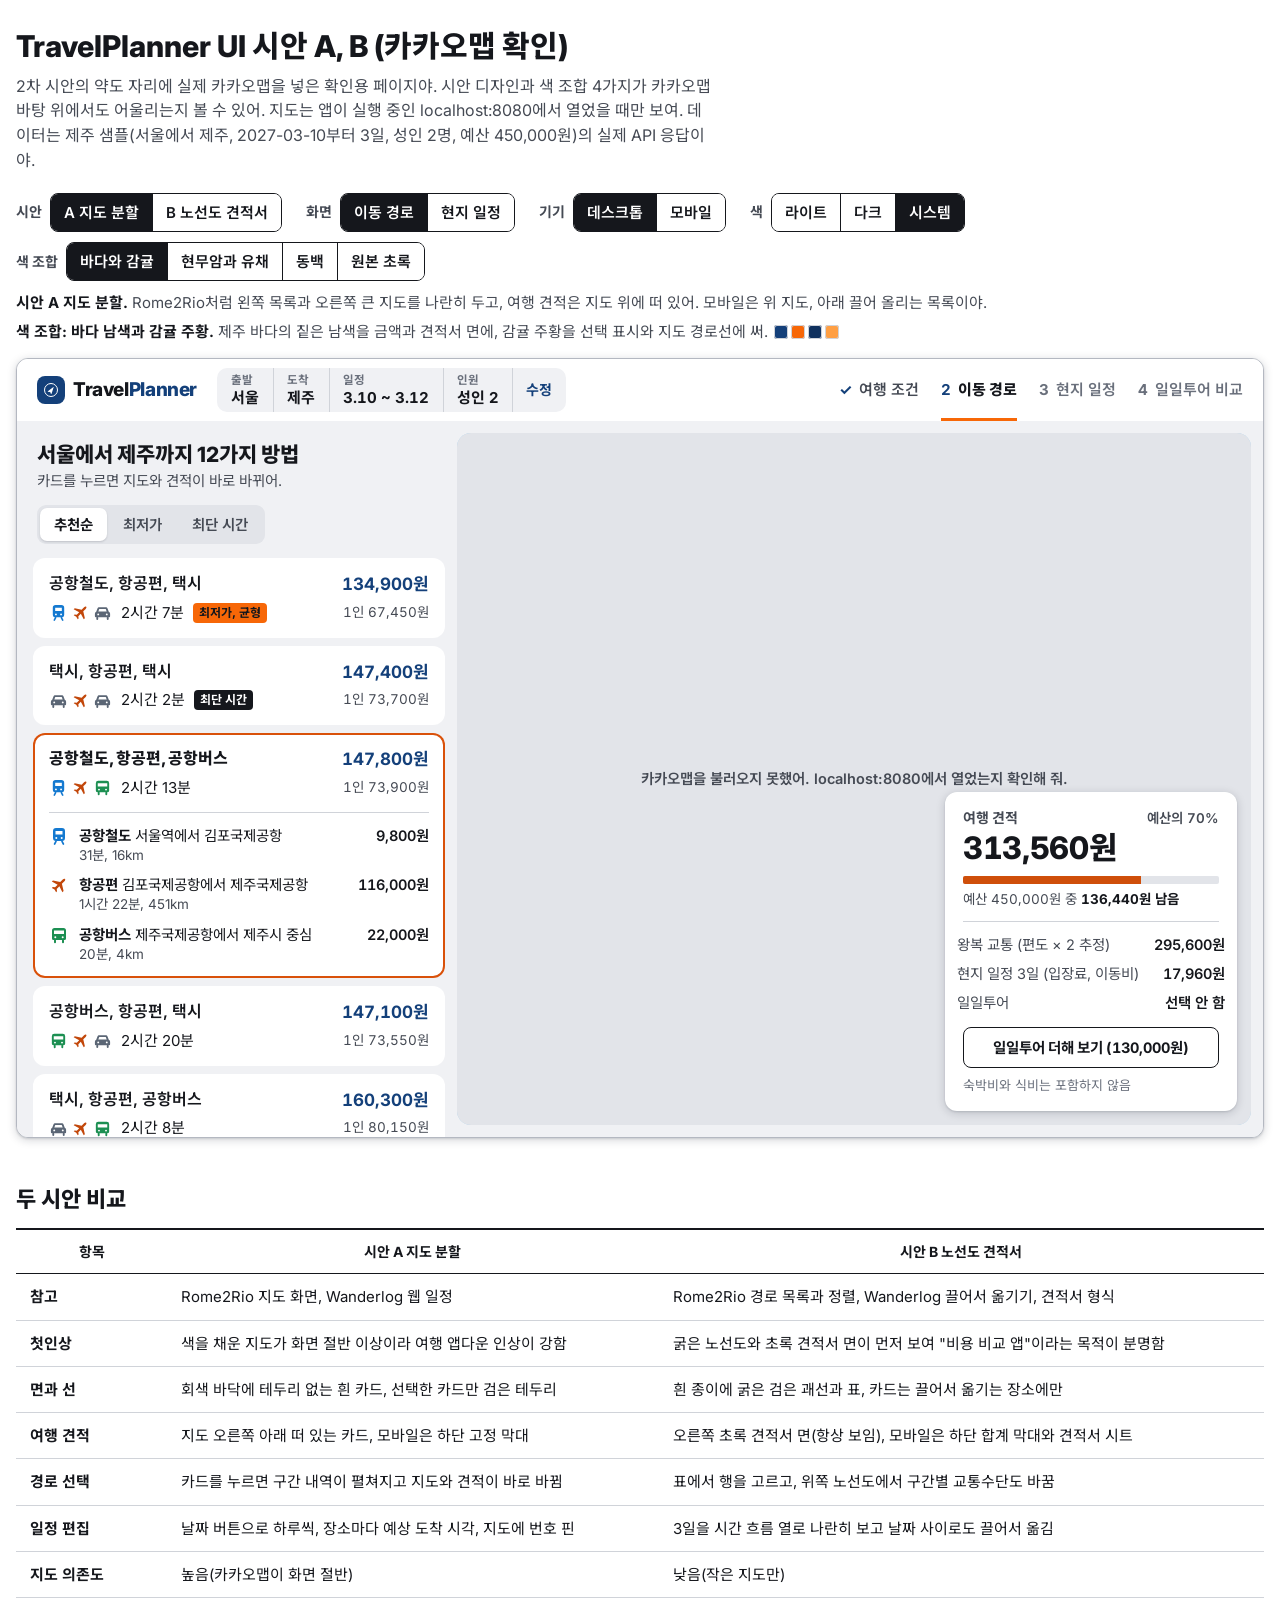
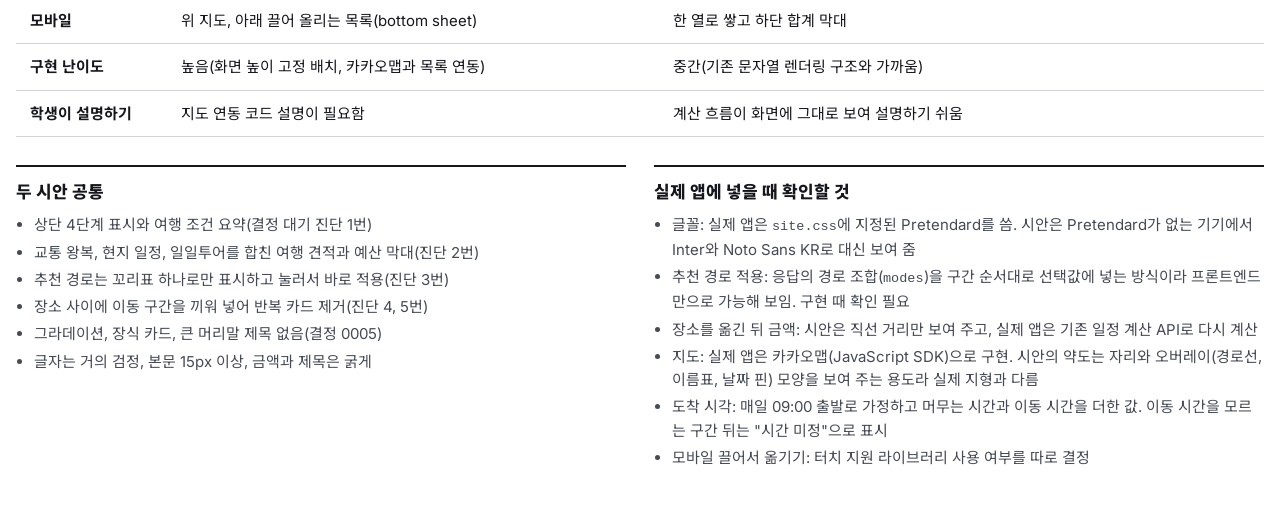
<file: doc/design/drafts/2026-11-23-kakao-preview.html>
<!doctype html>
<html lang="ko">
<head>
<meta charset="utf-8">
<meta name="viewport" content="width=device-width, initial-scale=1">
<title>TravelPlanner 시안 카카오맵 확인</title>
<link rel="icon" href="data:,">
<link rel="preconnect" href="https://fonts.googleapis.com">
<link rel="stylesheet" href="https://fonts.googleapis.com/css2?family=Inter:wght@400;500;600;700;800&family=Noto+Sans+KR:wght@400;500;600;700;800&display=swap">
<style>
/* 레이아웃: 위쪽 조작 막대(시안, 화면, 기기) 아래에 앱 시안을 고정 높이 틀(frame) 안에 그림. 틀은 container query로 데스크톱과 모바일 배치를 바꿈.
   시안 A는 회색 바닥 위 흰 카드와 색이 진한 지도, 시안 B는 흰 종이 위 굵은 괘선 표와 짙은 초록 견적서 면 */
:root {
  /* 글자와 면: 거의 검정에 가까운 글자, 흰 면, 채운 회색 면, 눈에 보이는 선 */
  --page: #ffffff;
  --ink: #15171c;
  --ink-2: #454a54;
  --ink-3: #6a707c;
  --paper: #ffffff;
  --field: #f0f1f4;
  --field-2: #e2e4e9;
  --rule: #d0d3d9;
  --frame-edge: #b4b8c1;
  /* 학생 브랜드 초록: 금액, 주 버튼, 현재 단계, 시안 B의 견적서 면에만 씀 */
  --brand: #146748;
  --brand-on: #ffffff;
  /* 선택 테두리, 선택 바탕, 꼬리표, 예산 막대, 바뀐 곳 강조 배경 */
  --sel: #15171c;
  --sel-soft: #ffffff;
  --mark: #146748;
  --mark-on: #ffffff;
  --bar: #146748;
  --flash: #dcefe3;
  --slab: #0e4131;
  --slab-ink: #ffffff;
  --slab-ink-2: #bddccd;
  --slab-rule: #3f7260;
  --slab-track: #2a5c4a;
  --slab-fill: #7ddfae;
  --slab-over: #ffb37a;
  --warn: #a14a00;
  --over: #c92a2a;
  /* 교통수단 색: 아이콘, 노선도, 지도 선 */
  --m-rail: #0d6fc4;
  --m-air: #146748;
  --m-bus: #d43d2a;
  --m-road: #a87900;
  /* 일정 날짜 색: 핀과 날짜 머리 */
  --d1: #146748;
  --d2: #0d6fc4;
  --d3: #c2410c;
  --pin-ink: #ffffff;
  --float-shadow: 0 2px 10px rgb(18 24 38 / 18%), 0 1px 2px rgb(18 24 38 / 12%);
  --callout-shadow: 0 1px 3px rgb(18 24 38 / 30%);
  --lift-shadow: 0 1px 2px rgb(18 24 38 / 16%);
  --sheet-shadow: 0 -4px 14px rgb(18 24 38 / 16%);
  /* 시안 A 약도: 색을 채운 지도 */
  --a-sea: #a9d1ec;
  --a-grat: #bedcf0;
  --a-shore: #c6e2f4;
  --a-seatext: #4a7fa6;
  --a-land: #f4f1e6;
  --a-edge: #b3ab97;
  --a-mt: #d5e5c3;
  --a-mt2: #bfd8ab;
  --a-foreign: #e3e3db;
  --a-maptext: #3a3e46;
  --a-border: #9a8f7a;
  /* 시안 B 약도: 선으로만 그린 지도 */
  --b-sea: #eceef2;
  --b-grat: #dde0e6;
  --b-shore: #eceef2;
  --b-seatext: #868c98;
  --b-land: #ffffff;
  --b-edge: #5c626e;
  --b-mt: #f1f2f5;
  --b-mt2: #e4e6eb;
  --b-foreign: #f6f7f9;
  --b-maptext: #454a54;
  --b-border: #9aa0ab;
  --font: "Pretendard Variable", Pretendard, Inter, "Noto Sans KR", "Apple SD Gothic Neo", "Malgun Gothic", system-ui, sans-serif;
}
@media (prefers-color-scheme: dark) { :root:not([data-theme="light"]) {
  --page: #0e0f12; --ink: #eceef2; --ink-2: #b6bbc5; --ink-3: #8d93a0; --paper: #1a1c21; --field: #101216; --field-2: #282b33; --rule: #383c46; --frame-edge: #3d414b;
  --brand: #52c591; --brand-on: #06140d; --sel: #eceef2; --sel-soft: #1a1c21; --mark: #52c591; --mark-on: #06140d; --bar: #52c591; --flash: #1d3a2b;
  --slab: #0e4131; --slab-ink: #ffffff; --slab-ink-2: #bddccd; --slab-rule: #3f7260; --slab-track: #2a5c4a; --slab-fill: #7ddfae; --slab-over: #ffb37a;
  --warn: #f0a35a; --over: #ff8787;
  --m-rail: #5aa9ee; --m-air: #52c591; --m-bus: #f47c6c; --m-road: #e0b64a;
  --d1: #52c591; --d2: #5aa9ee; --d3: #f08a4b; --pin-ink: #0b0d10;
  --float-shadow: 0 2px 10px rgb(0 0 0 / 55%), 0 1px 2px rgb(0 0 0 / 40%);
  --callout-shadow: 0 1px 3px rgb(0 0 0 / 60%); --lift-shadow: 0 1px 2px rgb(0 0 0 / 50%); --sheet-shadow: 0 -4px 14px rgb(0 0 0 / 50%);
  --a-sea: #16303f; --a-grat: #1f4152; --a-shore: #1d3d4f; --a-seatext: #73a7c8; --a-land: #272b2c; --a-edge: #515a60; --a-mt: #2c3b2d; --a-mt2: #354a31; --a-foreign: #1f2224; --a-maptext: #d3d7dd; --a-border: #777b70;
  --b-sea: #101216; --b-grat: #1e2127; --b-shore: #101216; --b-seatext: #717885; --b-land: #1e2127; --b-edge: #8d93a0; --b-mt: #24272e; --b-mt2: #2b2f37; --b-foreign: #15171b; --b-maptext: #b6bbc5; --b-border: #717885;
  color-scheme: dark; } }
:root[data-theme="dark"] {
  --page: #0e0f12; --ink: #eceef2; --ink-2: #b6bbc5; --ink-3: #8d93a0; --paper: #1a1c21; --field: #101216; --field-2: #282b33; --rule: #383c46; --frame-edge: #3d414b;
  --brand: #52c591; --brand-on: #06140d; --sel: #eceef2; --sel-soft: #1a1c21; --mark: #52c591; --mark-on: #06140d; --bar: #52c591; --flash: #1d3a2b;
  --slab: #0e4131; --slab-ink: #ffffff; --slab-ink-2: #bddccd; --slab-rule: #3f7260; --slab-track: #2a5c4a; --slab-fill: #7ddfae; --slab-over: #ffb37a;
  --warn: #f0a35a; --over: #ff8787;
  --m-rail: #5aa9ee; --m-air: #52c591; --m-bus: #f47c6c; --m-road: #e0b64a;
  --d1: #52c591; --d2: #5aa9ee; --d3: #f08a4b; --pin-ink: #0b0d10;
  --float-shadow: 0 2px 10px rgb(0 0 0 / 55%), 0 1px 2px rgb(0 0 0 / 40%);
  --callout-shadow: 0 1px 3px rgb(0 0 0 / 60%); --lift-shadow: 0 1px 2px rgb(0 0 0 / 50%); --sheet-shadow: 0 -4px 14px rgb(0 0 0 / 50%);
  --a-sea: #16303f; --a-grat: #1f4152; --a-shore: #1d3d4f; --a-seatext: #73a7c8; --a-land: #272b2c; --a-edge: #515a60; --a-mt: #2c3b2d; --a-mt2: #354a31; --a-foreign: #1f2224; --a-maptext: #d3d7dd; --a-border: #777b70;
  --b-sea: #101216; --b-grat: #1e2127; --b-shore: #101216; --b-seatext: #717885; --b-land: #1e2127; --b-edge: #8d93a0; --b-mt: #24272e; --b-mt2: #2b2f37; --b-foreign: #15171b; --b-maptext: #b6bbc5; --b-border: #717885;
  color-scheme: dark; }

/* 색 조합: 조작 막대에서 고르면 문서 루트의 data-palette가 바뀜. 지도 바탕색은 조합과 상관없이 그대로 둠 */
:root[data-palette="sea"] { --brand: #14407a; --brand-on: #ffffff; --sel: #d9510a; --sel-soft: #ffffff; --mark: #f76707; --mark-on: #15171c; --bar: #cf4f0a; --flash: #ffe6d1; --slab: #10315e; --slab-ink: #ffffff; --slab-ink-2: #c5d5ec; --slab-rule: #4a6d9c; --slab-track: #294b7b; --slab-fill: #ff9f43; --slab-over: #ff8f8f; --over: #c92a2a; --m-rail: #1479d0; --m-air: #c2470a; --m-bus: #1c8f52; --m-road: #5b6675; --d1: #14407a; --d2: #c94f0a; --d3: #0b7f7f; --pin-ink: #ffffff; }
@media (prefers-color-scheme: dark) { :root[data-palette="sea"]:not([data-theme="light"]) { --brand: #8fb8f5; --brand-on: #0a1626; --sel: #ff9447; --sel-soft: #1a1c21; --mark: #ff9447; --mark-on: #1a1206; --bar: #ff9447; --flash: #4a2d17; --slab: #10315e; --slab-ink: #ffffff; --slab-ink-2: #c5d5ec; --slab-rule: #4a6d9c; --slab-track: #294b7b; --slab-fill: #ff9f43; --slab-over: #ff8f8f; --over: #ff8787; --m-rail: #5aa9ee; --m-air: #ff9447; --m-bus: #4cc082; --m-road: #a3adba; --d1: #8fb8f5; --d2: #ff9447; --d3: #4cc7c7; --pin-ink: #0b0d10; } }
:root[data-palette="sea"][data-theme="dark"] { --brand: #8fb8f5; --brand-on: #0a1626; --sel: #ff9447; --sel-soft: #1a1c21; --mark: #ff9447; --mark-on: #1a1206; --bar: #ff9447; --flash: #4a2d17; --slab: #10315e; --slab-ink: #ffffff; --slab-ink-2: #c5d5ec; --slab-rule: #4a6d9c; --slab-track: #294b7b; --slab-fill: #ff9f43; --slab-over: #ff8f8f; --over: #ff8787; --m-rail: #5aa9ee; --m-air: #ff9447; --m-bus: #4cc082; --m-road: #a3adba; --d1: #8fb8f5; --d2: #ff9447; --d3: #4cc7c7; --pin-ink: #0b0d10; }
:root[data-palette="basalt"] { --brand: #23272e; --brand-on: #ffffff; --sel: #15171c; --sel-soft: #fff6cc; --mark: #f5c400; --mark-on: #15171c; --bar: #23272e; --flash: #fff0a8; --slab: #25282e; --slab-ink: #ffffff; --slab-ink-2: #c9ccd3; --slab-rule: #5f646e; --slab-track: #40444c; --slab-fill: #f5c400; --slab-over: #ff8f6b; --over: #c92a2a; --m-rail: #0d6fc4; --m-air: #23272e; --m-bus: #1c8f52; --m-road: #7b8491; --d1: #23272e; --d2: #8a6800; --d3: #1f6fb2; --pin-ink: #ffffff; }
@media (prefers-color-scheme: dark) { :root[data-palette="basalt"]:not([data-theme="light"]) { --brand: #f5c400; --brand-on: #15171c; --sel: #f5c400; --sel-soft: #2b2a1c; --mark: #f5c400; --mark-on: #15171c; --bar: #f5c400; --flash: #4a4015; --slab: #33373f; --slab-ink: #ffffff; --slab-ink-2: #c9ccd3; --slab-rule: #6b7079; --slab-track: #4b5059; --slab-fill: #f5c400; --slab-over: #ff8f6b; --over: #ff8787; --m-rail: #5aa9ee; --m-air: #e6e8ec; --m-bus: #4cc082; --m-road: #8d95a1; --d1: #e6e8ec; --d2: #f5c400; --d3: #5aa9ee; --pin-ink: #0b0d10; } }
:root[data-palette="basalt"][data-theme="dark"] { --brand: #f5c400; --brand-on: #15171c; --sel: #f5c400; --sel-soft: #2b2a1c; --mark: #f5c400; --mark-on: #15171c; --bar: #f5c400; --flash: #4a4015; --slab: #33373f; --slab-ink: #ffffff; --slab-ink-2: #c9ccd3; --slab-rule: #6b7079; --slab-track: #4b5059; --slab-fill: #f5c400; --slab-over: #ff8f6b; --over: #ff8787; --m-rail: #5aa9ee; --m-air: #e6e8ec; --m-bus: #4cc082; --m-road: #8d95a1; --d1: #e6e8ec; --d2: #f5c400; --d3: #5aa9ee; --pin-ink: #0b0d10; }
:root[data-palette="camellia"] { --brand: #b0202e; --brand-on: #ffffff; --sel: #b0202e; --sel-soft: #ffffff; --mark: #b0202e; --mark-on: #ffffff; --bar: #b0202e; --flash: #fde2e2; --slab: #7a1622; --slab-ink: #ffffff; --slab-ink-2: #f2cdd1; --slab-rule: #ad5a63; --slab-track: #5a0e18; --slab-fill: #ffd166; --slab-over: #ffffff; --over: #8a4b00; --m-rail: #0d6fc4; --m-air: #b0202e; --m-bus: #1c8f52; --m-road: #5b6675; --d1: #b0202e; --d2: #1f5f8b; --d3: #8a6800; --pin-ink: #ffffff; }
@media (prefers-color-scheme: dark) { :root[data-palette="camellia"]:not([data-theme="light"]) { --brand: #f58a8a; --brand-on: #2a0509; --sel: #f58a8a; --sel-soft: #1a1c21; --mark: #f58a8a; --mark-on: #2a0509; --bar: #e5565b; --flash: #4a1c20; --slab: #7a1622; --slab-ink: #ffffff; --slab-ink-2: #f2cdd1; --slab-rule: #ad5a63; --slab-track: #5a0e18; --slab-fill: #ffd166; --slab-over: #ffffff; --over: #f0a35a; --m-rail: #5aa9ee; --m-air: #f58a8a; --m-bus: #4cc082; --m-road: #a3adba; --d1: #f58a8a; --d2: #5aa9ee; --d3: #e0b64a; --pin-ink: #0b0d10; } }
:root[data-palette="camellia"][data-theme="dark"] { --brand: #f58a8a; --brand-on: #2a0509; --sel: #f58a8a; --sel-soft: #1a1c21; --mark: #f58a8a; --mark-on: #2a0509; --bar: #e5565b; --flash: #4a1c20; --slab: #7a1622; --slab-ink: #ffffff; --slab-ink-2: #f2cdd1; --slab-rule: #ad5a63; --slab-track: #5a0e18; --slab-fill: #ffd166; --slab-over: #ffffff; --over: #f0a35a; --m-rail: #5aa9ee; --m-air: #f58a8a; --m-bus: #4cc082; --m-road: #a3adba; --d1: #f58a8a; --d2: #5aa9ee; --d3: #e0b64a; --pin-ink: #0b0d10; }

/* 시안별 약도 색 연결(값은 모두 위 토큰) */
.va { --shore: var(--a-shore); --sea: var(--a-sea); --grat: var(--a-grat); --seatext: var(--a-seatext); --land: var(--a-land); --edge: var(--a-edge); --mt: var(--a-mt); --mt2: var(--a-mt2); --foreign: var(--a-foreign); --maptext: var(--a-maptext); --border: var(--a-border); }
.vb { --shore: var(--b-shore); --sea: var(--b-sea); --grat: var(--b-grat); --seatext: var(--b-seatext); --land: var(--b-land); --edge: var(--b-edge); --mt: var(--b-mt); --mt2: var(--b-mt2); --foreign: var(--b-foreign); --maptext: var(--b-maptext); --border: var(--b-border); }

* { box-sizing: border-box; }
body { background: var(--page); color: var(--ink); font-family: var(--font); font-size: 16px; line-height: 1.55; }
button, select { font: inherit; color: inherit; }
:focus-visible { outline: 2px solid var(--ink); outline-offset: 2px; }
.wrap { max-width: 1320px; margin: 0 auto; padding-block: 28px 64px;
  padding-left: max(16px, env(safe-area-inset-left, 0px)); padding-right: max(16px, env(safe-area-inset-right, 0px)); }
.intro h1 { font-size: clamp(23px, 3vw, 30px); font-weight: 800; margin: 0 0 8px; line-height: 1.25; text-wrap: balance; }
.intro p { margin: 0; color: var(--ink-2); max-width: 70ch; }
.controls { display: flex; flex-wrap: wrap; gap: 10px 24px; align-items: center; margin: 20px 0 10px; }
.controls > div { display: flex; align-items: center; gap: 6px 8px; flex-wrap: wrap; min-width: 0; }
.pick { display: inline-flex; flex-wrap: wrap; border: 1px solid var(--ink); border-radius: 8px; overflow: hidden; }
.pick-label { font-size: 14px; color: var(--ink-2); font-weight: 700; }
.pick button { border: 0; background: var(--paper); padding: 7px 13px; cursor: pointer; font-size: 15px; font-weight: 600; color: var(--ink); }
.pick button + button { border-left: 1px solid var(--ink); }
.pick button[aria-pressed="true"] { background: var(--ink); color: var(--paper); }
.variant-note { font-size: 15px; color: var(--ink-2); margin: 0 0 6px; min-height: 1.55em; }
#palette-note { margin-bottom: 14px; }
.variant-note b { color: var(--ink); }
.stage { display: flex; justify-content: center; }
.frame { width: 100%; height: 780px; border: 1px solid var(--frame-edge); border-radius: 12px; overflow: hidden;
  container-type: inline-size; background: var(--paper); color: var(--ink); position: relative; box-shadow: var(--float-shadow); }
.stage[data-device="mobile"] .frame { width: 390px; max-width: 100%; height: 800px; border-radius: 30px; border: 6px solid var(--ink); }

/* ---------- 공통 앱 부품 ---------- */
.app { height: 100%; display: flex; flex-direction: column; font-size: 15px; line-height: 1.45; word-break: keep-all; }
.num { font-variant-numeric: tabular-nums; }
.topbar { display: flex; align-items: stretch; gap: 20px; padding: 0 20px; min-height: 62px; background: var(--paper); flex: none; position: relative; z-index: 2; }
.logo { display: inline-flex; align-items: center; gap: 8px; font-weight: 800; font-size: 19px; letter-spacing: -0.02em; white-space: nowrap; }
.logo em { font-style: normal; color: var(--brand); }
.logo .mark { width: 28px; height: 28px; border-radius: 8px; background: var(--brand); display: grid; place-items: center; }
.logo .mark i { width: 14px; height: 14px; border: 1.5px solid var(--brand-on); border-radius: 50%; display: grid; place-items: center; }
.logo .mark i::before { content: ""; width: 5px; height: 8px; background: var(--brand-on); clip-path: polygon(50% 0, 100% 100%, 50% 79%, 0 100%); transform: rotate(35deg); }
.tripbox { display: flex; align-items: stretch; align-self: center; flex: none; min-width: 0; background: var(--field); border-radius: 10px; overflow: hidden; }
.tripbox .tf { display: flex; flex-direction: column; justify-content: center; padding: 5px 14px; min-width: 0; white-space: nowrap; }
.tripbox .tf + .tf { box-shadow: inset 1px 0 0 var(--rule); }
.tripbox small { font-size: 11.5px; font-weight: 700; color: var(--ink-3); line-height: 1.3; }
.tripbox b { font-size: 15px; font-weight: 700; line-height: 1.3; }
.tripbox .tedit { border: 0; background: transparent; padding: 0 14px; font-size: 14px; font-weight: 700; color: var(--brand); cursor: pointer; box-shadow: inset 1px 0 0 var(--rule); }
.steps { display: flex; gap: 22px; margin-left: auto; flex: none; }
.step { display: inline-flex; align-items: center; gap: 7px; font-size: 15px; font-weight: 600; color: var(--ink-3); white-space: nowrap; border-bottom: 3px solid transparent; border-top: 3px solid transparent; }
.step i { font-style: normal; font-weight: 700; font-variant-numeric: tabular-nums; }
.step.done { color: var(--ink-2); }
.step.done i { color: var(--brand); }
.step.now { color: var(--ink); font-weight: 800; border-bottom-color: var(--mark); }
.step.now i { color: var(--brand); }
.mi { flex: none; display: inline-block; vertical-align: -3px; }
.icons { display: inline-flex; gap: 3px; align-items: center; }
.tag { display: inline-block; font-size: 12px; font-weight: 700; line-height: 1.3; padding: 2px 6px; border-radius: 4px; background: var(--ink); color: var(--paper); white-space: nowrap; }
.tag.low { background: var(--mark); color: var(--mark-on); }
.warntext { color: var(--warn); font-weight: 600; }
.budgetbar { height: 8px; background: var(--field-2); border-radius: 2px; overflow: hidden; }
.budgetbar i { display: block; height: 100%; background: var(--bar); }
.budgetbar.over i { background: var(--over); }
.toast { position: absolute; left: 50%; bottom: 22px; transform: translateX(-50%); background: var(--ink); color: var(--paper); padding: 10px 16px; border-radius: 8px; font-size: 14.5px; font-weight: 600; z-index: 9; max-width: calc(100% - 32px); box-shadow: var(--float-shadow); }
.drag { cursor: grab; color: var(--ink-3); display: grid; place-items: center; width: 14px; user-select: none; }
.drag svg { display: block; }
.dragging { opacity: .35; }
.mapslot { position: absolute; inset: 0; background: var(--sea); }
svg.map { display: block; }
svg.map text { font-family: var(--font); }
svg.map .callout { filter: drop-shadow(var(--callout-shadow)); }
.pinsvg { display: block; flex: none; }
/* 움직임: 바뀐 금액 줄 배경, 옮긴 카드 테두리, 금액 차이 표시, 놓을 자리, 다시 계산 중 */
@keyframes flashbg { from { background-color: var(--flash); } to { background-color: transparent; } }
@keyframes flashslab { from { background-color: var(--slab-track); } to { background-color: transparent; } }
@keyframes movedring { 0%, 35% { box-shadow: 0 0 0 3px var(--sel); background-color: var(--flash); } 100% { box-shadow: 0 0 0 3px transparent; background-color: var(--paper); } }
@keyframes deltafloat { 0% { opacity: 0; transform: translateY(6px); } 12% { opacity: 1; transform: translateY(0); } 72% { opacity: 1; transform: translateY(-4px); } 100% { opacity: 0; transform: translateY(-12px); } }
@keyframes slotin { from { opacity: 0; } to { opacity: 1; } }
@keyframes calcfill { from { transform: scaleX(0); } to { transform: scaleX(1); } }
@keyframes calcpulse { 0%, 100% { opacity: 1; } 50% { opacity: .55; } }
.flash { animation: flashbg 1.2s ease-out both; }
.receipt .flash, .mobilebar .flash { animation-name: flashslab; }
.moved { animation: movedring 1.6s ease-out both; position: relative; z-index: 2; }
.delta { position: absolute; opacity: 0; pointer-events: none; font-size: 14px; font-weight: 800; line-height: 1.3; padding: 2px 8px; border-radius: 4px; background: var(--mark); color: var(--mark-on); white-space: nowrap; font-variant-numeric: tabular-nums; z-index: 2; }
.delta.show { animation: deltafloat 1.8s ease-out both; }
.dropslot { border: 2px dashed var(--sel); border-radius: 12px; background: var(--flash); display: grid; place-items: center; font-size: 13.5px; font-weight: 700; color: var(--ink); flex: none; animation: slotin .16s ease-out both; }
.dropempty { border: 1.5px dashed var(--ink-3); border-radius: 4px; padding: 24px 14px; text-align: center; display: grid; gap: 4px; align-content: center; min-height: 132px; color: var(--ink-2); font-size: 14px; }
.dropempty b { font-size: 15px; font-weight: 700; color: var(--ink); }
.dropempty.over { border: 2px solid var(--sel); background: var(--flash); }
.calc { display: inline-grid; gap: 3px; font-weight: 700; color: var(--ink); animation: calcpulse .9s ease-in-out both; }
.calc i { display: block; height: 2px; background: var(--field-2); position: relative; overflow: hidden; }
.calc i::after { content: ""; position: absolute; inset: 0; background: var(--sel); transform-origin: left center; animation: calcfill .9s linear both; }
.swatches { display: inline-flex; gap: 3px; margin-left: 6px; vertical-align: -2px; }
.swatches i { width: 14px; height: 14px; border-radius: 3px; box-shadow: inset 0 0 0 1px var(--rule); }
@media (prefers-reduced-motion: reduce) { * { transition: none !important; animation: none !important; } }

/* ---------- 시안 A: 회색 바닥, 흰 카드, 큰 지도 ---------- */
.va .body { flex: 1; min-height: 0; display: grid; grid-template-columns: minmax(380px, 440px) minmax(0, 1fr); background: var(--field); }
.va .listpane { min-height: 0; overflow: auto; display: flex; flex-direction: column; gap: 8px; padding: 0 12px 16px 16px; }
.va .listhead { padding: 20px 4px 6px; }
.va .listhead h2 { font-size: 21px; font-weight: 800; margin: 0 0 2px; line-height: 1.3; }
.va .listhead p { margin: 0 0 14px; color: var(--ink-2); font-size: 14.5px; }
.va .sort { display: inline-flex; background: var(--field-2); border-radius: 9px; padding: 3px; gap: 2px; }
.va .sort button { border: 0; background: transparent; border-radius: 7px; padding: 6px 14px; font-size: 14.5px; font-weight: 600; color: var(--ink-2); cursor: pointer; }
.va .sort button[aria-pressed="true"] { background: var(--paper); color: var(--ink); font-weight: 700; box-shadow: var(--lift-shadow); }
.va .routecard { display: grid; grid-template-columns: minmax(0, 1fr) auto; gap: 5px 14px; padding: 14px 16px; border: 0; border-radius: 12px; background: var(--paper); cursor: pointer; text-align: left; width: 100%; flex: none; }
.va .routecard:hover { box-shadow: inset 0 0 0 1px var(--ink-3); }
.va .routecard[aria-pressed="true"] { box-shadow: inset 0 0 0 2px var(--sel); background: var(--sel-soft); }
.va .rc-title { font-size: 16px; font-weight: 600; }
.va .routecard[aria-pressed="true"] .rc-title { font-weight: 800; }
.va .rc-price { font-size: 17px; font-weight: 700; color: var(--brand); text-align: right; white-space: nowrap; }
.va .rc-price.none { color: var(--ink-3); font-size: 15px; font-weight: 600; }
.va .rc-meta { display: flex; align-items: center; gap: 9px; font-size: 15px; flex-wrap: wrap; }
.va .rc-sub { font-size: 13.5px; color: var(--ink-2); text-align: right; white-space: nowrap; align-self: center; }
.va .rc-legs { grid-column: 1 / -1; display: grid; gap: 9px; margin-top: 8px; padding-top: 12px; border-top: 1px solid var(--rule); }
.va .leg { display: grid; grid-template-columns: 20px minmax(0, 1fr) auto; gap: 0 10px; font-size: 14.5px; align-items: start; }
.va .leg .mi { margin-top: 1px; }
.va .leg b { font-weight: 700; }
.va .leg small { display: block; font-size: 13.5px; color: var(--ink-2); }
.va .leg .num { font-weight: 600; }
.va .mappane { position: relative; min-height: 0; margin: 12px 12px 12px 0; border-radius: 14px; overflow: hidden; background: var(--sea); }
.va .estimate { position: absolute; right: 14px; bottom: 14px; width: 292px; background: var(--paper); border-radius: 12px; box-shadow: var(--float-shadow); padding: 16px 18px; z-index: 3; }
.va .est-main { display: grid; grid-template-columns: 1fr auto; gap: 0 10px; align-items: baseline; position: relative; }
.va .delta { right: 0; top: -3px; }
.va .detail .row { margin-inline: -6px; padding-inline: 6px; border-radius: 4px; }
.va .est-label { font-size: 14px; font-weight: 700; color: var(--ink-2); }
.va .est-pct { font-size: 13.5px; font-weight: 600; color: var(--ink-2); }
.va .est-sum { grid-column: 1 / -1; font-size: 31px; font-weight: 800; line-height: 1.25; letter-spacing: -0.01em; }
.va .est-main .budgetbar { grid-column: 1 / -1; margin: 8px 0 6px; }
.va .est-left { grid-column: 1 / -1; margin: 0; font-size: 13.5px; color: var(--ink-2); }
.va .est-left b { color: var(--ink); font-weight: 700; }
.va .est-left.over b { color: var(--over); }
.va .est-toggle { display: none; }
.va .detail { margin-top: 12px; border-top: 1px solid var(--rule); padding-top: 8px; }
.va .detail .row { display: flex; justify-content: space-between; gap: 10px; font-size: 14.5px; padding: 4px 0; }
.va .detail .row span:first-child { color: var(--ink-2); min-width: 0; }
.va .detail .row span:last-child { font-weight: 600; white-space: nowrap; }
.va .addtour { width: 100%; margin-top: 10px; border: 1px solid var(--ink); background: transparent; border-radius: 8px; padding: 9px 12px; font-size: 14.5px; font-weight: 700; cursor: pointer; text-align: center; }
.va .addtour:hover { background: var(--field); }
.va .fine { display: block; margin-top: 8px; font-size: 13px; color: var(--ink-3); }
/* 일정 */
.va .days { display: grid; grid-template-columns: repeat(3, minmax(0, 1fr)); gap: 8px; flex: none; }
.va .daybtn { border: 0; background: var(--paper); padding: 9px 12px; border-radius: 10px; cursor: pointer; font-size: 13.5px; text-align: left; line-height: 1.35; color: var(--ink-2); }
.va .daybtn b { display: flex; align-items: center; gap: 6px; font-size: 15.5px; font-weight: 700; color: var(--ink); }
.va .daybtn b i { width: 10px; height: 10px; border-radius: 50%; }
.va .daybtn[aria-pressed="true"] { box-shadow: inset 0 0 0 2px var(--sel); background: var(--sel-soft); }
.va .timeline { display: flex; flex-direction: column; padding: 6px 0 20px; flex: none; }
.va .stop { display: grid; grid-template-columns: 14px 26px minmax(0, 1fr) auto; gap: 10px; align-items: center; padding: 13px 14px 13px 10px; background: var(--paper); border-radius: 12px; }
.va .stop h4 { margin: 0; font-size: 16px; font-weight: 700; }
.va .stop .arr { display: block; font-size: 13.5px; font-weight: 800; color: var(--ink-2); }
.va .stop .arr.none { font-weight: 600; color: var(--ink-3); }
.va .dayfacts { margin: 0; padding: 4px 4px 8px; font-size: 14px; color: var(--ink-2); }
.va .dayfacts b { color: var(--ink); font-weight: 700; }
.va .endrow { margin-left: 46px; padding: 9px 0 2px 20px; font-size: 14px; font-weight: 700; color: var(--ink-2); }
.va .dropslot { margin-block: 6px; }
.va .stop p { margin: 0; font-size: 14px; color: var(--ink-2); }
.va .stop .fee { font-size: 15px; font-weight: 700; white-space: nowrap; }
.va .between { margin-left: 46px; border-left: 2px dotted var(--ink-3); padding: 9px 0 9px 18px; font-size: 14px; color: var(--ink-2); display: flex; gap: 8px; align-items: center; flex-wrap: wrap; }
.va .between select { font-size: 14px; font-weight: 600; border: 1px solid var(--ink-3); border-radius: 6px; padding: 3px 4px; background: var(--paper); color: var(--ink); }
.va .between .num { font-weight: 700; color: var(--ink); }
.va .addplace { margin-top: 10px; border: 0; background: var(--field-2); border-radius: 10px; padding: 12px 14px; color: var(--ink-2); cursor: pointer; font-size: 15px; font-weight: 600; text-align: left; display: flex; gap: 8px; align-items: center; }
.va .emptyday { padding: 18px 4px; color: var(--ink-2); font-size: 15px; margin: 0; }
.va .sheethandle { display: none; }

@container (max-width: 860px) {
  .topbar { flex-wrap: wrap; gap: 0 10px; padding: 10px 14px 0; min-height: 0; }
  .logo > span:last-child { position: absolute; width: 1px; height: 1px; overflow: hidden; clip-path: inset(50%); }
  .logo .mark { width: 34px; height: 34px; border-radius: 9px; }
  .tripbox { flex: 1 1 0; }
  .tripbox .tedit { margin-left: auto; }
  .tripbox .tf { padding: 4px 9px; }
  .tripbox .tf.extra { display: none; }
  .tripbox b { font-size: 14px; }
  .tripbox .tedit { padding: 0 10px; }
  .steps { margin-left: 0; width: 100%; gap: 18px; height: 40px; margin-top: 6px; }
  .step span { display: none; }
  .step.now span { display: inline; }
  .va .body { display: flex; flex-direction: column; position: relative; }
  .va .mappane { flex: none; height: 300px; order: -1; margin: 0; border-radius: 0; }
  .va .mappane .mapslot { bottom: 18px; }
  .va .listpane { flex: 1; padding: 0 14px; border-radius: 18px 18px 0 0; margin-top: -18px; position: relative; z-index: 2; background: var(--field); box-shadow: var(--sheet-shadow); }
  .va .listhead { padding-top: 6px; }
  .va .sheethandle { display: block; width: 40px; height: 5px; border-radius: 3px; background: var(--ink-3); margin: 9px auto 0; flex: none; }
  .va .estimate { position: sticky; bottom: 0; right: auto; width: auto; margin: auto -14px 0; border-radius: 0; box-shadow: 0 -1px 0 var(--rule), var(--sheet-shadow); padding: 12px 16px 14px; flex: none; }
  .va .est-main { cursor: pointer; grid-template-columns: auto 1fr auto; align-items: center; }
  .va .est-sum { grid-column: auto; font-size: 23px; text-align: right; }
  .va .est-pct { display: none; }
  .va .delta { right: auto; left: 76px; top: 3px; }
  .va .est-toggle { display: inline; font-size: 13.5px; font-weight: 700; color: var(--brand); }
  .va .detail { display: none; }
  .va .estimate.open .detail { display: block; }
}

/* ---------- 시안 B: 흰 종이, 굵은 괘선, 초록 견적서 면 ---------- */
.vb .topbar { border-bottom: 2px solid var(--ink); }
.vb .tripbox { background: transparent; border: 1px solid var(--ink); border-radius: 4px; }
.vb .body { flex: 1; min-height: 0; display: grid; grid-template-columns: minmax(0, 1fr) 336px; background: var(--paper); }
.vb .main { min-height: 0; overflow: auto; padding: 30px 40px 44px; }
.vb .main > * { max-width: 860px; margin-inline: auto; }
.vb h2 { font-size: 30px; font-weight: 800; letter-spacing: -0.02em; line-height: 1.25; margin-block: 0 6px; }
.vb .sumline { font-size: 18px; margin-block: 0 4px; }
.vb .sumline b { font-weight: 800; }
.vb .lead { color: var(--ink-2); font-size: 15px; margin-block: 0 22px; }
.vb .linewrap { display: grid; grid-template-columns: minmax(0, 1fr) 250px; gap: 28px; border-top: 2px solid var(--ink); padding-top: 18px; }
.vb .station { display: grid; grid-template-columns: 28px minmax(0, 1fr) auto; gap: 12px; align-items: center; min-height: 32px; position: relative; z-index: 1; }
.vb .station .dot { width: 20px; height: 20px; border-radius: 50%; border: 4.5px solid var(--ink); background: var(--paper); justify-self: center; }
.vb .station b { font-size: 18px; font-weight: 800; }
.vb .station small { color: var(--ink-3); font-size: 14px; font-weight: 600; }
.vb .hopseg { display: grid; grid-template-columns: 28px minmax(0, 1fr) auto; gap: 12px; align-items: center; min-height: 60px; }
.vb .hopseg .bar { width: 8px; align-self: stretch; margin-block: -8px; justify-self: center; }
.vb .hopseg .what { font-size: 15px; color: var(--ink-2); display: flex; gap: 10px; align-items: center; flex-wrap: wrap; }
.vb .hopseg .what b { color: var(--ink); font-size: 15.5px; font-weight: 700; }
.vb .hopseg select { font-size: 15px; font-weight: 700; border: 1.5px solid var(--ink); border-radius: 4px; padding: 5px 6px; background: var(--paper); color: var(--ink); }
.vb .hopseg .amt { font-size: 16.5px; font-weight: 700; }
.vb .minimap { position: relative; min-height: 280px; border: 1px solid var(--ink); overflow: hidden; }
.vb .sortbar { display: flex; justify-content: space-between; align-items: flex-end; gap: 10px; margin-top: 34px; flex-wrap: wrap; }
.vb .sortbar h3 { margin: 0 0 8px; font-size: 20px; font-weight: 800; }
.vb .sort { display: flex; gap: 18px; }
.vb .sort button { border: 0; background: transparent; padding: 6px 0 8px; font-size: 15px; font-weight: 600; color: var(--ink-3); cursor: pointer; border-bottom: 3px solid transparent; }
.vb .sort button[aria-pressed="true"] { color: var(--ink); font-weight: 800; border-bottom-color: var(--ink); }
.vb .options { border-top: 2px solid var(--ink); }
.vb .opthead, .vb .opt { display: grid; grid-template-columns: 20px minmax(0, 1fr) 100px 112px; gap: 14px; align-items: center; padding: 0 10px; }
.vb .opthead { font-size: 13.5px; font-weight: 700; color: var(--ink-2); height: 36px; border-bottom: 1px solid var(--ink); }
.vb .opthead span:nth-child(n+3) { text-align: right; }
.vb .opt { width: 100%; min-height: 52px; border: 0; border-bottom: 1px solid var(--rule); background: transparent; text-align: left; cursor: pointer; font-size: 15.5px; }
.vb .opt:hover { background: var(--field); }
.vb .opt .radio { width: 18px; height: 18px; border-radius: 50%; border: 2px solid var(--ink-3); display: grid; place-items: center; }
.vb .opt[aria-pressed="true"] { background: var(--field); font-weight: 800; }
.vb .opt[aria-pressed="true"] .radio { border-color: var(--sel); }
.vb .opt[aria-pressed="true"] .radio::after { content: ""; width: 8px; height: 8px; border-radius: 50%; background: var(--sel); }
.vb .opt .o-route { display: flex; gap: 8px 10px; align-items: center; flex-wrap: wrap; font-weight: 600; }
.vb .opt[aria-pressed="true"] .o-route { font-weight: 800; }
.vb .opt .rec { font-size: 14px; font-weight: 800; color: var(--brand); }
.vb .opt .warntext { font-size: 14px; }
.vb .opt .o-time { color: var(--ink-2); text-align: right; white-space: nowrap; font-weight: 500; }
.vb .opt .o-price { font-weight: 700; font-size: 16.5px; text-align: right; white-space: nowrap; }
.vb .opt .o-price.none { color: var(--ink-3); font-size: 14.5px; font-weight: 600; }
.vb .more { color: var(--ink-2); font-size: 14.5px; margin-block: 12px 0; }
.vb .receipt { background: var(--slab); color: var(--slab-ink); padding: 30px 28px 26px; overflow: auto; min-height: 0; display: flex; flex-direction: column; }
.vb .receipt h3 { margin: 0; font-size: 22px; font-weight: 800; }
.vb .receipt .meta { color: var(--slab-ink-2); font-size: 14px; margin: 4px 0 20px; }
.vb .receipt .row { display: grid; grid-template-columns: auto 1fr auto; gap: 8px; align-items: baseline; font-size: 15.5px; padding: 7px 0; }
.vb .receipt .row .leader { border-bottom: 2px dotted var(--slab-rule); transform: translateY(-4px); }
.vb .receipt .row span:last-child { font-weight: 700; }
.vb .receipt .total { border-top: 2px solid var(--slab-ink); margin-top: 12px; padding-top: 14px; position: relative; }
.vb .receipt .delta, .vb .mobilebar .delta { background: var(--slab-fill); color: var(--slab); }
.vb .receipt .delta { right: 0; top: 12px; }
.vb .mobilebar .delta { left: 16px; top: -14px; }
.vb .receipt .row { margin-inline: -6px; padding-inline: 6px; border-radius: 3px; }
.vb .receipt .total span { display: block; font-size: 14.5px; font-weight: 700; color: var(--slab-ink-2); }
.vb .receipt .total strong { display: block; font-size: 38px; font-weight: 800; line-height: 1.2; letter-spacing: -0.01em; }
.vb .receipt .budgetbar { background: var(--slab-track); margin: 14px 0 8px; height: 10px; }
.vb .receipt .budgetbar i { background: var(--slab-fill); }
.vb .receipt .budgetbar.over i { background: var(--slab-over); }
.vb .receipt .left { font-size: 14.5px; color: var(--slab-ink-2); margin: 0; }
.vb .receipt .left b { color: var(--slab-ink); font-weight: 800; }
.vb .receipt .addtour { width: 100%; margin-top: 22px; border: 1.5px solid var(--slab-ink); background: transparent; color: var(--slab-ink); border-radius: 4px; padding: 11px 12px; font-size: 15px; font-weight: 700; cursor: pointer; text-align: center; }
.vb .receipt .addtour small { display: block; font-size: 13.5px; font-weight: 500; color: var(--slab-ink-2); }
.vb .receipt .fine { display: block; margin-top: auto; padding-top: 18px; font-size: 13.5px; color: var(--slab-ink-2); }
.vb .receipt .per { font-size: 15.5px; font-weight: 600; color: var(--slab-ink-2); margin: 2px 0 0; }
.vb .receipt :focus-visible { outline-color: var(--slab-ink); }
/* 일정: 날짜별 열 */
.vb .daycols { display: grid; grid-template-columns: repeat(3, minmax(0, 1fr)); gap: 24px; align-items: start; }
.vb .daycol { min-height: 250px; display: flex; flex-direction: column; border-top: 5px solid var(--dc); padding-top: 10px; }
.vb .daycol header { display: flex; justify-content: space-between; align-items: baseline; }
.vb .daycol header b { font-size: 20px; font-weight: 800; }
.vb .daycol header span { font-size: 14px; font-weight: 600; color: var(--ink-2); }
.vb .dayfacts { margin: 2px 0 8px; font-size: 14px; color: var(--ink-2); }
.vb .dayfacts b { display: block; font-size: 16px; font-weight: 800; color: var(--ink); }
/* 하루 띠: 머무는 시간은 날짜 색, 이동 시간은 옅은 회색, 길이는 분에 비례 */
.vb .daystrip { display: flex; height: 10px; gap: 2px; margin-bottom: 14px; }
.vb .daystrip i { display: block; background: var(--dc); min-width: 4px; }
.vb .daystrip i.mv { background: var(--field-2); }
.vb .daystrip i.un { background: transparent; border: 1.5px dashed var(--ink-3); flex: 0 0 30px; }
.vb .dayflow { display: flex; flex-direction: column; }
.vb .frow, .vb .fhop, .vb .fend { display: grid; grid-template-columns: 42px 14px minmax(0, 1fr); column-gap: 8px; }
.vb .ft { font-size: 14px; font-weight: 800; text-align: right; padding-top: 15px; white-space: nowrap; }
.vb .ft.none { font-size: 12.5px; font-weight: 600; color: var(--ink-3); white-space: normal; line-height: 1.25; padding-top: 12px; }
.vb .rail { position: relative; }
.vb .rail::before { content: ""; position: absolute; left: 5.5px; top: 0; bottom: 0; width: 3px; background: var(--dc); }
.vb .rail::after { content: ""; position: absolute; left: 0; top: 17px; width: 14px; height: 14px; border-radius: 50%; background: var(--paper); border: 3.5px solid var(--dc); }
.vb .frow:first-child .rail::before { top: 20px; }
.vb .fhop .rail::before { background: transparent; width: 0; border-left: 3px dotted var(--ink-3); }
.vb .fhop .rail::after { display: none; }
.vb .fend .rail::before { bottom: auto; height: 10px; }
.vb .fend .rail::after { top: 6px; background: var(--dc); }
.vb .fend .ft { padding-top: 3px; }
.vb .fend .endtxt { font-size: 14px; font-weight: 700; color: var(--ink-2); padding: 3px 0 6px; }
.vb .pcard { border: 1.5px solid var(--ink); border-radius: 4px; margin-block: 4px; padding: 9px 10px 9px 8px; background: var(--paper); display: grid; grid-template-columns: 14px 22px minmax(0, 1fr); gap: 0 8px; align-items: center; cursor: grab; }
.vb .pcard h4 { margin: 0; font-size: 16px; font-weight: 700; }
.vb .pcard p { margin: 0; font-size: 14px; color: var(--ink-2); grid-column: 3; }
.vb .pcard p b { color: var(--ink); font-weight: 700; white-space: nowrap; }
.vb .pcard .drag, .vb .pcard .pinsvg { grid-row: 1 / span 2; }
.vb .hop { font-size: 13.5px; color: var(--ink-2); display: flex; align-items: center; gap: 7px; padding: 7px 0; min-height: 34px; }
.vb .hop span { min-width: 0; }
.vb .hop b { color: var(--ink); font-weight: 700; margin-left: auto; white-space: nowrap; }
.vb .dropslot { margin: 4px 0 4px 64px; border-radius: 4px; }
.vb .daysum { margin-top: 12px; font-size: 14.5px; display: flex; justify-content: space-between; color: var(--ink-2); border-top: 1px solid var(--ink); padding-top: 8px; }
.vb .daysum .num { font-weight: 800; color: var(--ink); }
.vb .jejumap { position: relative; margin-top: 24px; height: 340px; overflow: hidden; border: 1px solid var(--ink); }
.vb .mobilebar { display: none; }

@container (max-width: 860px) {
  .vb .body { display: block; overflow: auto; }
  .vb .main { overflow: visible; padding: 20px 16px 96px; }
  .vb h2 { font-size: 25px; }
  .vb .sumline { font-size: 16.5px; }
  .vb .lead { margin-bottom: 16px; }
  .vb .linewrap { grid-template-columns: 1fr; gap: 16px; }
  .vb .minimap { min-height: 190px; height: 190px; order: -1; }
  .vb .station b { font-size: 17px; }
  .vb .opthead { display: none; }
  .vb .opt { grid-template-columns: 20px minmax(0, 1fr) auto; gap: 2px 12px; padding: 10px 6px; }
  .vb .opt .radio { grid-row: 1 / span 2; }
  .vb .opt .o-time { grid-column: 2; grid-row: 2; text-align: left; font-size: 14.5px; }
  .vb .opt .o-price { grid-column: 3; grid-row: 1 / span 2; }
  .vb .daycols { grid-template-columns: 1fr; gap: 26px; }
  .vb .daycol { min-height: 0; }
  .vb .jejumap { height: 230px; }
  .vb .receipt { display: none; }
  .vb.sheet .receipt { display: flex; position: absolute; left: 0; right: 0; bottom: 66px; max-height: calc(100% - 140px); z-index: 6; border-radius: 16px 16px 0 0; padding: 22px 20px 20px; box-shadow: var(--sheet-shadow); }
  .vb .mobilebar { display: flex; position: absolute; left: 0; right: 0; bottom: 0; min-height: 66px; background: var(--slab); color: var(--slab-ink); padding: 9px 16px; justify-content: space-between; align-items: center; gap: 10px; z-index: 7; }
  .vb .mobilebar small { color: var(--slab-ink-2); font-size: 13px; font-weight: 600; display: block; }
  .vb .mobilebar strong { font-size: 23px; font-weight: 800; line-height: 1.2; }
  .vb .mobilebar button { border: 0; border-radius: 4px; padding: 10px 14px; font-weight: 800; font-size: 15px; cursor: pointer; background: var(--slab-ink); color: var(--slab); white-space: nowrap; }
}

/* 중간 폭(태블릿, 좁은 창): 단계 이름은 현재 단계만, 시안 B는 약도를 노선도 위로 */
@container (min-width: 861px) and (max-width: 1080px) {
  .steps { gap: 18px; }
  .step span { display: none; }
  .step.now span { display: inline; }
  .vb .body { grid-template-columns: minmax(0, 1fr) 300px; }
  .vb .main { padding: 26px 28px 40px; }
  .vb .receipt { padding: 26px 22px 22px; }
  .vb .receipt .total strong { font-size: 33px; }
  .vb .linewrap { grid-template-columns: 1fr; gap: 16px; }
  .vb .minimap { min-height: 210px; height: 210px; order: -1; }
  .vb .daycols { gap: 16px; }
  .vb .frow, .vb .fhop, .vb .fend { grid-template-columns: 40px 14px minmax(0, 1fr); column-gap: 5px; }
  .vb .dropslot { margin-left: 59px; }
}

/* ---------- 아래 비교 문서 ---------- */
.compare { margin-top: 44px; }
.compare h2 { font-size: 22px; font-weight: 800; margin: 0 0 12px; }
.tablewrap { overflow-x: auto; border-top: 2px solid var(--ink); }
.tablewrap table { width: 100%; border-collapse: collapse; min-width: 720px; font-size: 15px; }
.tablewrap th, .tablewrap td { padding: 11px 14px; border-bottom: 1px solid var(--rule); vertical-align: top; text-align: left; }
.tablewrap th { text-align: center; font-size: 14px; font-weight: 700; border-bottom-color: var(--ink); white-space: nowrap; }
.tablewrap td:first-child { font-weight: 700; white-space: nowrap; }
.notes { margin-top: 28px; display: grid; grid-template-columns: repeat(auto-fit, minmax(280px, 1fr)); gap: 28px; }
.notes div { border-top: 2px solid var(--ink); padding-top: 12px; font-size: 15px; min-width: 0; }
.notes h3 { margin: 0 0 8px; font-size: 17px; font-weight: 800; }
.notes ul { margin: 0; padding-left: 18px; color: var(--ink-2); }
.notes li + li { margin-top: 4px; }
.notes code { font-size: 13.5px; }

/* ---------- 카카오맵 확인용 추가 스타일 ---------- */
body { margin: 0; }
.mapslot { background: var(--field-2); }
.maphost { position: absolute; inset: 0; z-index: 0; }
.maplight { --paper: #ffffff; --ink: #15171c; --ink-2: #454a54; --ink-3: #6a707c; --rule: #d0d3d9; --brand: #146748; --brand-on: #ffffff; --m-rail: #0d6fc4; --m-air: #146748; --m-bus: #d43d2a; --m-road: #a87900; --d1: #146748; --d2: #0d6fc4; --d3: #c2410c; --pin-ink: #ffffff; --callout-shadow: 0 1px 3px rgb(18 24 38 / 30%); --float-shadow: 0 2px 10px rgb(18 24 38 / 18%), 0 1px 2px rgb(18 24 38 / 12%); color: var(--ink); }
:root[data-palette="sea"] .maplight { --brand: #14407a; --brand-on: #ffffff; --m-rail: #1479d0; --m-air: #c2470a; --m-bus: #1c8f52; --m-road: #5b6675; --d1: #14407a; --d2: #c94f0a; --d3: #0b7f7f; --pin-ink: #ffffff; }
:root[data-palette="basalt"] .maplight { --brand: #23272e; --brand-on: #ffffff; --m-rail: #0d6fc4; --m-air: #23272e; --m-bus: #1c8f52; --m-road: #7b8491; --d1: #23272e; --d2: #8a6800; --d3: #1f6fb2; --pin-ink: #ffffff; }
:root[data-palette="camellia"] .maplight { --brand: #b0202e; --brand-on: #ffffff; --m-rail: #0d6fc4; --m-air: #b0202e; --m-bus: #1c8f52; --m-road: #5b6675; --d1: #b0202e; --d2: #1f5f8b; --d3: #8a6800; --pin-ink: #ffffff; }
.mapnote { position: absolute; left: 8px; bottom: 26px; z-index: 2; background: var(--paper); color: var(--ink-2); font-size: 11.5px; font-weight: 600; line-height: 1.4; padding: 2px 7px; border-radius: 4px; box-shadow: var(--callout-shadow); pointer-events: none; }
.mapfocus { position: absolute; left: 12px; top: 12px; z-index: 2; display: inline-flex; background: var(--paper); border-radius: 9px; padding: 3px; gap: 2px; box-shadow: var(--float-shadow); }
.mapfocus button { border: 0; background: transparent; border-radius: 7px; padding: 6px 12px; font-size: 14px; font-weight: 600; color: var(--ink-2); cursor: pointer; }
.mapfocus button[aria-pressed="true"] { background: var(--ink); color: var(--paper); font-weight: 700; }
.mapfail { position: absolute; inset: 0; margin: 0; display: grid; place-items: center; text-align: center; padding: 20px; font-size: 14.5px; font-weight: 600; color: var(--ink-2); }
.kc { background: var(--paper); color: var(--ink); border-radius: 7px; padding: 5px 10px 6px; box-shadow: var(--callout-shadow); font: 700 13px/1.35 var(--font); white-space: nowrap; }
.kc small { display: block; font-size: 12px; font-weight: 500; color: var(--ink-2); }
.kc.l { margin-left: 14px; }
.kc.r { margin-right: 22px; }
.kc.b { margin-top: 12px; }
.knode { width: 15px; height: 15px; border-radius: 50%; background: var(--paper); border: 3.5px solid var(--ink); }
.knode.sm { width: 11px; height: 11px; border-width: 2.5px; }
.kplane { width: 30px; height: 30px; border-radius: 50%; background: var(--paper); display: grid; place-items: center; box-shadow: var(--callout-shadow); }
.kplane.sm { width: 20px; height: 20px; }
.kpin svg { display: block; filter: drop-shadow(var(--callout-shadow)); }
.kpin text { font-family: var(--font); }
.kpinlabel { margin-top: 3px; font: 800 13px/1.2 var(--font); color: var(--ink); white-space: nowrap; text-shadow: 0 0 2px var(--paper), 0 0 2px var(--paper), 0 0 3px var(--paper), 0 0 3px var(--paper); }
.kdim { width: 13px; height: 13px; border-radius: 50%; background: var(--paper); border: 2.5px solid var(--ink-2); }
</style>
</head>
<body>
<div class="wrap">
  <div class="intro">
    <h1>TravelPlanner UI 시안 A, B (카카오맵 확인)</h1>
    <p>2차 시안의 약도 자리에 실제 카카오맵을 넣은 확인용 페이지야. 시안 디자인과 색 조합 4가지가 카카오맵 바탕 위에서도 어울리는지 볼 수 있어. 지도는 앱이 실행 중인 localhost:8080에서 열었을 때만 보여. 데이터는 제주 샘플(서울에서 제주, 2027-03-10부터 3일, 성인 2명, 예산 450,000원)의 실제 API 응답이야.</p>
  </div>
  <div class="controls" role="group" aria-label="시안 보기 설정">
    <div><span class="pick-label">시안</span><span class="pick" id="ctl-variant"><button type="button" data-v="a" aria-pressed="true">A 지도 분할</button><button type="button" data-v="b" aria-pressed="false">B 노선도 견적서</button></span></div>
    <div><span class="pick-label">화면</span><span class="pick" id="ctl-screen"><button type="button" data-s="route" aria-pressed="true">이동 경로</button><button type="button" data-s="plan" aria-pressed="false">현지 일정</button></span></div>
    <div><span class="pick-label">기기</span><span class="pick" id="ctl-device"><button type="button" data-d="desktop" aria-pressed="true">데스크톱</button><button type="button" data-d="mobile" aria-pressed="false">모바일</button></span></div>
    <div><span class="pick-label">색</span><span class="pick" id="ctl-theme"><button type="button" data-t="light" aria-pressed="false">라이트</button><button type="button" data-t="dark" aria-pressed="false">다크</button><button type="button" data-t="system" aria-pressed="true">시스템</button></span></div>
    <div><span class="pick-label">색 조합</span><span class="pick" id="ctl-palette"><button type="button" data-p="sea" aria-pressed="true">바다와 감귤</button><button type="button" data-p="basalt" aria-pressed="false">현무암과 유채</button><button type="button" data-p="camellia" aria-pressed="false">동백</button><button type="button" data-p="student" aria-pressed="false">원본 초록</button></span></div>
  </div>
  <p class="variant-note" id="variant-note"></p>
  <p class="variant-note" id="palette-note"></p>
  <div class="stage" id="stage" data-device="desktop"><div class="frame" id="frame"></div></div>

  <section class="compare" aria-labelledby="cmp-h">
    <h2 id="cmp-h">두 시안 비교</h2>
    <div class="tablewrap"><table>
      <thead><tr><th>항목</th><th>시안 A 지도 분할</th><th>시안 B 노선도 견적서</th></tr></thead>
      <tbody>
        <tr><td>참고</td><td>Rome2Rio 지도 화면, Wanderlog 웹 일정</td><td>Rome2Rio 경로 목록과 정렬, Wanderlog 끌어서 옮기기, 견적서 형식</td></tr>
        <tr><td>첫인상</td><td>색을 채운 지도가 화면 절반 이상이라 여행 앱다운 인상이 강함</td><td>굵은 노선도와 초록 견적서 면이 먼저 보여 "비용 비교 앱"이라는 목적이 분명함</td></tr>
        <tr><td>면과 선</td><td>회색 바닥에 테두리 없는 흰 카드, 선택한 카드만 검은 테두리</td><td>흰 종이에 굵은 검은 괘선과 표, 카드는 끌어서 옮기는 장소에만</td></tr>
        <tr><td>여행 견적</td><td>지도 오른쪽 아래 떠 있는 카드, 모바일은 하단 고정 막대</td><td>오른쪽 초록 견적서 면(항상 보임), 모바일은 하단 합계 막대와 견적서 시트</td></tr>
        <tr><td>경로 선택</td><td>카드를 누르면 구간 내역이 펼쳐지고 지도와 견적이 바로 바뀜</td><td>표에서 행을 고르고, 위쪽 노선도에서 구간별 교통수단도 바꿈</td></tr>
        <tr><td>일정 편집</td><td>날짜 버튼으로 하루씩, 장소마다 예상 도착 시각, 지도에 번호 핀</td><td>3일을 시간 흐름 열로 나란히 보고 날짜 사이로도 끌어서 옮김</td></tr>
        <tr><td>지도 의존도</td><td>높음(카카오맵이 화면 절반)</td><td>낮음(작은 지도만)</td></tr>
        <tr><td>모바일</td><td>위 지도, 아래 끌어 올리는 목록(bottom sheet)</td><td>한 열로 쌓고 하단 합계 막대</td></tr>
        <tr><td>구현 난이도</td><td>높음(화면 높이 고정 배치, 카카오맵과 목록 연동)</td><td>중간(기존 문자열 렌더링 구조와 가까움)</td></tr>
        <tr><td>학생이 설명하기</td><td>지도 연동 코드 설명이 필요함</td><td>계산 흐름이 화면에 그대로 보여 설명하기 쉬움</td></tr>
      </tbody>
    </table></div>
    <div class="notes">
      <div><h3>두 시안 공통</h3><ul>
        <li>상단 4단계 표시와 여행 조건 요약(결정 대기 진단 1번)</li>
        <li>교통 왕복, 현지 일정, 일일투어를 합친 여행 견적과 예산 막대(진단 2번)</li>
        <li>추천 경로는 꼬리표 하나로만 표시하고 눌러서 바로 적용(진단 3번)</li>
        <li>장소 사이에 이동 구간을 끼워 넣어 반복 카드 제거(진단 4, 5번)</li>
        <li>그라데이션, 장식 카드, 큰 머리말 제목 없음(결정 0005)</li>
        <li>글자는 거의 검정, 본문 15px 이상, 금액과 제목은 굵게</li>
      </ul></div>
      <div><h3>실제 앱에 넣을 때 확인할 것</h3><ul>
        <li>글꼴: 실제 앱은 <code>site.css</code>에 지정된 Pretendard를 씀. 시안은 Pretendard가 없는 기기에서 Inter와 Noto Sans KR로 대신 보여 줌</li>
        <li>추천 경로 적용: 응답의 경로 조합(<code>modes</code>)을 구간 순서대로 선택값에 넣는 방식이라 프론트엔드만으로 가능해 보임. 구현 때 확인 필요</li>
        <li>장소를 옮긴 뒤 금액: 시안은 직선 거리만 보여 주고, 실제 앱은 기존 일정 계산 API로 다시 계산</li>
        <li>지도: 실제 앱은 카카오맵(JavaScript SDK)으로 구현. 시안의 약도는 자리와 오버레이(경로선, 이름표, 날짜 핀) 모양을 보여 주는 용도라 실제 지형과 다름</li>
        <li>도착 시각: 매일 09:00 출발로 가정하고 머무는 시간과 이동 시간을 더한 값. 이동 시간을 모르는 구간 뒤는 "시간 미정"으로 표시</li>
        <li>모바일 끌어서 옮기기: 터치 지원 라이브러리 사용 여부를 따로 결정</li>
      </ul></div>
    </div>
  </section>
</div>
<script>
// ---------- 제주 샘플 실제 응답에서 옮긴 데이터 ----------
const MODES = {
  AIRPORT_RAIL: ['공항철도', 'rail'], AIRPORT_BUS: ['공항버스', 'bus'], TAXI: ['택시', 'road'], CAR: ['자가용', 'road'],
  FLIGHT: ['항공편', 'air'], CITY_BUS: ['시내버스', 'bus']
};
const TRIP = {from: '서울', to: '제주', start: '3월 10일', end: '3월 12일', adults: 2, children: 0, budget: 450000};
const PLACES = {
  seoul: {name: '서울역', lat: 37.555, lon: 126.971}, gmp: {name: '김포국제공항', lat: 37.558, lon: 126.791},
  cju: {name: '제주국제공항', lat: 33.51, lon: 126.493}, jeju: {name: '제주시 중심', lat: 33.5, lon: 126.531}
};
// 구간별 후보: 분, 일행 요금(성인 2명 기준), null이면 요금 미확인
const SECTIONS = [
  {key: 'seoul~gmp', from: 'seoul', to: 'gmp', km: 16, opts: {AIRPORT_RAIL: [31, 9800], AIRPORT_BUS: [44, 22000], TAXI: [26, 22300], CAR: [26, null]}},
  {key: 'gmp~cju', from: 'gmp', to: 'cju', km: 451, opts: {FLIGHT: [82, 116000]}},
  {key: 'cju~jeju', from: 'cju', to: 'jeju', km: 4, opts: {AIRPORT_BUS: [20, 22000], TAXI: [14, 9100], CAR: [14, null]}}
];
const BADGES = {
  'AIRPORT_RAIL/FLIGHT/TAXI': ['최저가', '균형'],
  'TAXI/FLIGHT/TAXI': ['최단 시간'],
  'AIRPORT_RAIL/FLIGHT/AIRPORT_BUS': ['현재 선택']
};
const SIGHTS = {
  seongsan: {name: '성산일출봉', lat: 33.459, lon: 126.9425, stay: 90, fee: 10000, note: '제주 동쪽의 응회구'},
  doldam: {name: '함덕해수욕장', lat: 33.5432, lon: 126.6694, stay: 90, fee: 0, note: '제주 북쪽 해변'},
  dongmun: {name: '동문시장', lat: 33.5117, lon: 126.5263, stay: 60, fee: 0, note: '제주시 전통시장'},
  gimnyeong: {name: '김녕해수욕장', lat: 33.557, lon: 126.759, stay: 60, fee: 0, note: '제주 동북쪽 해변 산책로'}
};
// 서버가 계산한 관광지 간 이동(원래 순서 기준)
const HOPS = {'seongsan>doldam': ['CITY_BUS', 90, 27, 4080], 'dongmun>gimnyeong': ['CITY_BUS', 75, 22, 3880]};
const DAYS0 = [
  {label: '1일차', date: '3월 10일 수', stops: ['seongsan', 'doldam']},
  {label: '2일차', date: '3월 11일 목', stops: ['dongmun', 'gimnyeong']},
  {label: '3일차', date: '3월 12일 금', stops: [], note: '돌아오는 날'}
];
const LOCAL_TOTAL = 17960;
const TOUR = {name: '제주 동부 일일 버스투어', platform: '클룩', total: 130000};

// ---------- 상태 ----------
const state = {
  variant: 'a', screen: 'route', device: 'desktop', sort: 'rec', tour: false, day: 0, sheetOpen: false,
  choice: {'seoul~gmp': 'AIRPORT_RAIL', 'gmp~cju': 'FLIGHT', 'cju~jeju': 'AIRPORT_BUS'},
  days: DAYS0.map(d => ({...d, stops: [...d.stops]})), changed: false, toast: ''
};

// ---------- 계산 ----------
const won = v => v == null ? '미확인' : v.toLocaleString('ko-KR') + '원';
const mins = m => [m >= 60 ? Math.floor(m / 60) + '시간' : '', m % 60 || m < 60 ? (m % 60) + '분' : ''].filter(Boolean).join(' ');
const modeName = m => MODES[m][0];
const modeVar = m => 'var(--m-' + MODES[m][1] + ')';
function combos() {
  const out = [];
  const walk = (i, acc) => {
    if (i === SECTIONS.length) { out.push(acc); return; }
    Object.keys(SECTIONS[i].opts).forEach(m => walk(i + 1, [...acc, m]));
  };
  walk(0, []);
  return out.map(modes => {
    let minutes = 0, total = 0, missing = 0;
    modes.forEach((m, i) => { const [mn, fare] = SECTIONS[i].opts[m]; minutes += mn; if (fare == null) missing++; else total += fare; });
    return {id: modes.join('/'), modes, minutes, total, missing, round: total * 2};
  });
}
const ROUTES = combos();
const current = () => ROUTES.find(r => r.id === SECTIONS.map(s => state.choice[s.key]).join('/'));
function sortedRoutes() {
  const list = [...ROUTES];
  const done = r => r.missing ? 1 : 0;
  if (state.sort === 'price') list.sort((a, b) => done(a) - done(b) || a.total - b.total);
  else if (state.sort === 'time') list.sort((a, b) => a.minutes - b.minutes || a.total - b.total);
  else list.sort((a, b) => done(a) - done(b) || (a.total + a.minutes * 100) - (b.total + b.minutes * 100));
  return list;
}
function estimate() {
  const r = current();
  const transport = r.missing ? null : r.round;
  const sum = (transport ?? r.round) + LOCAL_TOTAL + (state.tour ? TOUR.total : 0);
  return {r, transport, local: LOCAL_TOTAL, tour: state.tour ? TOUR.total : 0, sum, left: TRIP.budget - sum, ratio: Math.min(sum / TRIP.budget, 1)};
}
function distKm(a, b) {
  const R = 6371, rad = x => x * Math.PI / 180;
  const dLat = rad(b.lat - a.lat), dLon = rad(b.lon - a.lon);
  const h = Math.sin(dLat / 2) ** 2 + Math.cos(rad(a.lat)) * Math.cos(rad(b.lat)) * Math.sin(dLon / 2) ** 2;
  return Math.round(2 * R * Math.asin(Math.sqrt(h)));
}
function hop(a, b) {
  const known = HOPS[a + '>' + b];
  if (known && !state.changedPairs?.has(a + '>' + b)) return {mode: known[0], min: known[1], km: known[2], fare: known[3]};
  return {mode: 'CITY_BUS', min: null, km: distKm(SIGHTS[a], SIGHTS[b]), fare: null};
}

state.mapFocus = 'all';

// ---------- 지도(카카오맵) ----------
// 시안의 SVG 약도 자리를 실제 카카오맵으로 바꾼 확인용 코드.
// 화면은 그릴 때마다 통째로 바뀌므로, 지도 객체는 따로 보관한 칸(host)에 만들어 두고 그릴 때마다 지도 자리에 다시 끼운다.
// 경로선과 날짜 선은 Polyline, 이름표와 핀은 CustomOverlay로 올린다. 지도 바탕은 항상 밝은 지도라서 지도 위 요소는 밝은 테마 색을 쓴다.
const f1 = v => v.toFixed(1);
const PLANE = 'M10 1.5c.7 0 1.2.9 1.2 2v3.6l6.3 3.9v1.7l-6.3-2v3.7l1.8 1.4v1.3L10 16.3l-3 .8v-1.3l1.8-1.4v-3.7l-6.3 2V11l6.3-3.9V3.5c0-1.1.5-2 1.2-2z';
function pinPath(x, y, r) {
  const cy = y - r * 2.05;
  return 'M' + f1(x) + ' ' + f1(y) + 'C' + f1(x - r * .8) + ' ' + f1(y - r * 1.05) + ' ' + f1(x - r) + ' ' + f1(cy + r * .55) + ' ' + f1(x - r) + ' ' + f1(cy)
    + 'a' + r + ' ' + r + ' 0 1 1 ' + r * 2 + ' 0C' + f1(x + r) + ' ' + f1(cy + r * .55) + ' ' + f1(x + r * .8) + ' ' + f1(y - r * 1.05) + ' ' + f1(x) + ' ' + f1(y) + 'Z';
}
const DAYCOL = ['var(--d1)', 'var(--d2)', 'var(--d3)'];
const KM = {maps: null, error: '', inst: {}, tiles: 0, draws: 0};
window.__km = KM;
const MAP_FAIL = '카카오맵을 불러오지 못했어. localhost:8080에서 열었는지 확인해 줘.';
// 앱 화면의 kakao-map-key 메타 값을 읽어 SDK를 부른다(앱의 route-map.js와 같은 방식). 키는 이 파일에 적지 않는다.
async function loadKakao() {
  try {
    const res = await fetch('/', {credentials: 'same-origin'});
    if (!res.ok) throw new Error('앱 화면 응답 ' + res.status);
    const key = new DOMParser().parseFromString(await res.text(), 'text/html').querySelector('meta[name="kakao-map-key"]')?.content;
    if (!key) throw new Error('키 메타 값 없음');
    await new Promise((resolve, reject) => {
      const script = document.createElement('script');
      script.src = 'https://dapi.kakao.com/v2/maps/sdk.js?autoload=false&appkey=' + encodeURIComponent(key);
      const timer = setTimeout(() => reject(new Error('시간 초과')), 10000);
      script.onerror = () => { clearTimeout(timer); reject(new Error('스크립트 로드 실패')); };
      script.onload = () => { if (!window.kakao?.maps?.load) { clearTimeout(timer); reject(new Error('SDK 초기화 실패')); return; }
        window.kakao.maps.load(() => { clearTimeout(timer); resolve(); }); };
      document.head.append(script);
    });
    KM.maps = window.kakao.maps;
  } catch (err) {
    KM.error = MAP_FAIL;
  }
  fillMaps();
}
const cssv = (el, name) => getComputedStyle(el).getPropertyValue(name).trim();
const el = (cls, html) => { const d = document.createElement('div'); d.className = cls; d.innerHTML = html; return d; };
function clearMap(m) { m.items.forEach(o => o.setMap(null)); m.items = []; m.rules = []; }
function applyRules(m) { const lv = m.map.getLevel(); m.rules.forEach(([o, test]) => o.setMap(test(lv) ? m.map : null)); }
// 흰 테두리를 두른 선: 굵은 흰 선을 아래에 한 번 더 그림
function casedLine(m, path, color, w, z) {
  const L = KM.maps, white = cssv(m.host, '--paper');
  m.items.push(new L.Polyline({map: m.map, path, strokeWeight: w + 5, strokeColor: white, strokeOpacity: 1, strokeStyle: 'solid', zIndex: z}));
  m.items.push(new L.Polyline({map: m.map, path, strokeWeight: w, strokeColor: color, strokeOpacity: 1, strokeStyle: 'solid', zIndex: z + 1}));
}
function overlay(m, pos, node, o = {}, test) {
  const ov = new KM.maps.CustomOverlay({position: pos, content: node, xAnchor: o.x ?? .5, yAnchor: o.y ?? .5, zIndex: o.z ?? 30, clickable: false});
  m.items.push(ov);
  if (test) m.rules.push([ov, test]); else ov.setMap(m.map);
  return ov;
}
// 이름표: side l은 점 오른쪽, r은 점 왼쪽, b는 점 아래
const callout = (title, sub, side) => el('kc ' + side, title + (sub ? '<small>' + sub + '</small>' : ''));
const ANCHOR = {l: {x: 0, y: .5}, r: {x: 1, y: .5}, b: {x: .5, y: 0}};
// 두 공항 사이 항공 구간을 서쪽으로 살짝 휜 곡선 점들로 근사
function arcPoints(a, b, n = 48) {
  const k = Math.cos((a.lat + b.lat) / 2 * Math.PI / 180);
  const ax = a.lon * k, bx = b.lon * k, dx = bx - ax, dy = b.lat - a.lat;
  const cx = (ax + bx) / 2 - Math.abs(dy) * .17, cy = (a.lat + b.lat) / 2 - dx * .17;
  const pts = [];
  for (let i = 0; i <= n; i++) { const t = i / n, u = 1 - t; pts.push([(u * u * ax + 2 * t * u * cx + t * t * bx) / k, u * u * a.lat + 2 * t * u * cy + t * t * b.lat]); }
  return {pts, angle: Math.atan2(-dy, dx) * 180 / Math.PI + 90};
}
const FAR = lv => lv >= 11, NEAR = lv => lv <= 10;
function drawRoute(m, small) {
  clearMap(m);
  const L = KM.maps, r = current(), host = m.host;
  const ll = k => new L.LatLng(PLACES[k].lat, PLACES[k].lon);
  const col = i => cssv(host, '--m-' + MODES[r.modes[i]][1]);
  const w = small ? 3 : 5;
  const arc = arcPoints(PLACES.gmp, PLACES.cju), arcPath = arc.pts.map(([lon, lat]) => new L.LatLng(lat, lon));
  casedLine(m, arcPath, col(1), w, 10);
  casedLine(m, [ll('seoul'), ll('gmp')], col(0), w, 12);
  casedLine(m, [ll('cju'), ll('jeju')], col(2), w, 12);
  const mid = arcPath[Math.round(arcPath.length / 2)];
  overlay(m, mid, el('kplane' + (small ? ' sm' : ''), '<svg viewBox="0 0 20 20" width="' + (small ? 13 : 18) + '" height="' + (small ? 13 : 18) + '" style="transform:rotate(' + arc.angle.toFixed(1) + 'deg);color:var(--m-' + MODES[r.modes[1]][1] + ')" fill="currentColor" aria-hidden="true"><path d="' + PLANE + '"/></svg>'), {z: 31});
  overlay(m, ll('seoul'), el('knode', ''), {z: 32});
  overlay(m, ll('jeju'), el('kpin', '<svg width="22" height="29" viewBox="0 0 26 34" aria-hidden="true"><path d="' + pinPath(13, 33.5, 10.5) + '" fill="var(--brand)" stroke="var(--paper)" stroke-width="1.5"/><circle cx="13" cy="12" r="3.6" fill="var(--paper)"/></svg>'), {y: 1, z: 33});
  const s0 = SECTIONS[0], s1 = SECTIONS[1], s2 = SECTIONS[2];
  const legText = (s, i) => [modeName(r.modes[i]) + ' ' + mins(s.opts[r.modes[i]][0]), s.km + 'km, ' + won(s.opts[r.modes[i]][1])];
  if (small) {
    overlay(m, ll('seoul'), callout('서울역', '', 'l'), {...ANCHOR.l, z: 40});
    overlay(m, ll('jeju'), callout('제주시 중심', '', 'l'), {...ANCHOR.l, z: 40});
    return;
  }
  // 전국이 보이는 배율: 출발, 도착, 항공 구간 이름표
  overlay(m, ll('seoul'), callout('서울역', '출발', 'l'), {...ANCHOR.l, z: 40}, FAR);
  overlay(m, ll('jeju'), callout('제주시 중심', '도착, 편도 ' + mins(r.minutes), 'l'), {...ANCHOR.l, z: 40}, FAR);
  overlay(m, mid, callout(...legText(s1, 1), 'r'), {...ANCHOR.r, z: 40}, FAR);
  // 가까이 본 배율: 공항 접근 구간의 양 끝과 구간 이름표
  const midOf = (a, b) => new L.LatLng((PLACES[a].lat + PLACES[b].lat) / 2, (PLACES[a].lon + PLACES[b].lon) / 2);
  overlay(m, ll('gmp'), el('knode sm', ''), {z: 32}, NEAR);
  overlay(m, ll('cju'), el('knode sm', ''), {z: 32}, NEAR);
  overlay(m, ll('seoul'), callout('서울역', '출발', 'l'), {...ANCHOR.l, z: 40}, NEAR);
  overlay(m, ll('gmp'), callout('김포국제공항', '환승', 'r'), {...ANCHOR.r, z: 40}, NEAR);
  overlay(m, midOf('seoul', 'gmp'), callout(...legText(s0, 0), 'b'), {...ANCHOR.b, z: 41}, NEAR);
  overlay(m, ll('cju'), callout('제주국제공항', '환승', 'r'), {...ANCHOR.r, z: 40}, NEAR);
  overlay(m, ll('jeju'), callout('제주시 중심', '도착', 'l'), {...ANCHOR.l, z: 40}, NEAR);
  overlay(m, midOf('cju', 'jeju'), callout(...legText(s2, 2), 'b'), {...ANCHOR.b, z: 41}, NEAR);
  m.arc = arc.pts;
}
function drawJeju(m, focusDay, small) {
  clearMap(m);
  const L = KM.maps, host = m.host;
  state.days.forEach((d, di) => {
    const on = focusDay == null || focusDay === di;
    const path = d.stops.map(k => new L.LatLng(SIGHTS[k].lat, SIGHTS[k].lon));
    if (path.length > 1) {
      if (on) casedLine(m, path, cssv(host, '--d' + (di + 1)), 4, 10 + di * 2);
      else m.items.push(new L.Polyline({map: m.map, path, strokeWeight: 2.5, strokeColor: cssv(host, '--ink-2'), strokeOpacity: .8, strokeStyle: 'shortdash', zIndex: 5}));
    }
    d.stops.forEach((k, i) => {
      if (!on) { overlay(m, path[i], el('kdim', ''), {z: 20}); return; }
      overlay(m, path[i], el('kpin', '<svg width="' + (small ? 24 : 28) + '" height="' + (small ? 31 : 37) + '" viewBox="0 0 26 34" aria-hidden="true"><path d="' + pinPath(13, 33.5, 10.5) + '" fill="' + DAYCOL[di] + '" stroke="var(--paper)" stroke-width="1.5"/>'
        + '<text x="13" y="16.8" text-anchor="middle" font-size="13" font-weight="800" fill="var(--pin-ink)">' + (i + 1) + '</text></svg>'), {y: 1, z: 35 + i});
      overlay(m, path[i], el('kpinlabel', SIGHTS[k].name), {y: 0, z: 34});
    });
  });
}
const ISLAND = [[126.16, 33.2], [126.96, 33.57]];
// 보여 줄 범위: 좌표 목록과 여백. 견적 카드가 지도 위에 떠 있으면 그만큼 오른쪽을 비움
function fit(m, slot, pts, pad, minLevel) {
  const L = KM.maps, b = new L.LatLngBounds();
  pts.forEach(([lon, lat]) => b.extend(new L.LatLng(lat, lon)));
  const card = slot.parentNode.querySelector(':scope > .estimate');
  const w = slot.clientWidth, right = card && w > 560 ? card.offsetWidth + 30 : pad;
  m.map.setBounds(b, pad, right, pad, pad);
  if (minLevel && m.map.getLevel() < minLevel) m.map.setLevel(minLevel);
}
function fillMaps() {
  frame.querySelectorAll('.mapslot').forEach(slot => {
    const kind = slot.dataset.map, key = state.variant + '-' + kind;
    if (KM.error) { slot.innerHTML = '<p class="mapfail">' + KM.error + '</p>'; return; }
    if (!KM.maps) { if (!slot.firstChild) slot.innerHTML = '<p class="mapfail wait">카카오맵을 불러오는 중이야.</p>'; return; }
    const w = slot.clientWidth, h = slot.clientHeight;
    if (w < 60 || h < 60) return;
    let m = KM.inst[key];
    if (!m) m = KM.inst[key] = {host: el('maphost maplight', ''), items: [], rules: [], sig: '', fitKey: '', size: ''};
    const small = w < 430 || h < 400;
    if (m.host.parentNode !== slot) {
      slot.innerHTML = '';
      slot.append(m.host, el('mapnote', '실제 카카오맵, 위치는 샘플 좌표'));
      if (kind === 'route' && !small) slot.append(el('mapfocus', [['all', '전체'], ['seoul', '서울 구간'], ['jeju', '제주 구간']]
        .map(([k, l]) => '<button type="button" data-mapfocus="' + k + '" aria-pressed="' + (state.mapFocus === k) + '">' + l + '</button>').join('')));
      if (m.map) m.map.relayout();
    }
    if (!m.map) {
      m.map = new KM.maps.Map(m.host, {center: new KM.maps.LatLng(35.6, 127.4), level: 13});
      KM.maps.event.addListener(m.map, 'tilesloaded', () => { KM.tiles++; });
      KM.maps.event.addListener(m.map, 'zoom_changed', () => applyRules(m));
      // 시안 B의 지도는 스크롤되는 본문 안에 있어서 휠로 확대하지 않게 함
      if (state.variant === 'b') m.map.setZoomable(false);
      else m.map.addControl(new KM.maps.ZoomControl(), KM.maps.ControlPosition.TOPRIGHT);
    }
    const size = w + 'x' + h, palette = document.documentElement.dataset.palette || 'student';
    if (m.size !== size) { m.map.relayout(); m.size = size; }
    const focusDay = slot.dataset.day === '' || slot.dataset.day == null ? null : +slot.dataset.day;
    const sig = kind === 'route' ? [current().id, palette, small].join('|') : [JSON.stringify(state.days.map(d => d.stops)), focusDay, palette, small].join('|');
    if (m.sig !== sig) { kind === 'route' ? drawRoute(m, small) : drawJeju(m, focusDay, small); m.sig = sig; KM.draws++; }
    // 범위는 크기, 보기 선택, 날짜가 바뀔 때만 다시 맞춤(사용자가 직접 옮긴 지도는 그대로 둠)
    let pts, pad = small ? 28 : 70, minLevel = 0, fitKey;
    if (kind === 'route') {
      const P = k => [PLACES[k].lon, PLACES[k].lat], focus = small ? 'all' : state.mapFocus;
      pts = focus === 'seoul' ? [P('seoul'), P('gmp')] : focus === 'jeju' ? [P('cju'), P('jeju')] : [P('seoul'), P('gmp'), P('cju'), P('jeju'), ...arcPoints(PLACES.gmp, PLACES.cju, 12).pts];
      if (focus !== 'all') pad = 110;
      fitKey = [size, focus].join('|');
    } else {
      const stops = (focusDay == null ? state.days.flatMap(d => d.stops) : state.days[focusDay].stops);
      pts = stops.length ? stops.map(k => [SIGHTS[k].lon, SIGHTS[k].lat]) : ISLAND;
      minLevel = 8;
      fitKey = [size, focusDay, [...stops].sort().join(',')].join('|');
    }
    if (m.fitKey !== fitKey) { fit(m, slot, pts, pad, minLevel); m.fitKey = fitKey; }
    applyRules(m);
  });
}

// ---------- 공통 조각 ----------
const ICON = {
  rail: '<path fill-rule="evenodd" d="M7 2h6a3 3 0 0 1 3 3v7a3 3 0 0 1-3 3H7a3 3 0 0 1-3-3V5a3 3 0 0 1 3-3zm-.5 3v3.5h7V5zM7.3 11a1 1 0 1 0 0 2 1 1 0 0 0 0-2zm5.4 0a1 1 0 1 0 0 2 1 1 0 0 0 0-2z"/><path d="M7 15.4 5.6 18M13 15.4l1.4 2.6" fill="none" stroke="currentColor" stroke-width="1.7" stroke-linecap="round"/>',
  bus: '<path fill-rule="evenodd" d="M5.5 3h9A2.5 2.5 0 0 1 17 5.5v8a1.5 1.5 0 0 1-1.5 1.5h-11A1.5 1.5 0 0 1 3 13.5v-8A2.5 2.5 0 0 1 5.5 3zM5 5.5V9h10V5.5zM6.3 11.2a1 1 0 1 0 0 2 1 1 0 0 0 0-2zm7.4 0a1 1 0 1 0 0 2 1 1 0 0 0 0-2z"/><path d="M6 15.4v1.8M14 15.4v1.8" fill="none" stroke="currentColor" stroke-width="2" stroke-linecap="round"/>',
  road: '<path fill-rule="evenodd" d="M6.2 4.5h7.6a1.5 1.5 0 0 1 1.4 1l1.4 3.8a2 2 0 0 1 1.4 1.9V14a1 1 0 0 1-1 1H3a1 1 0 0 1-1-1v-2.8a2 2 0 0 1 1.4-1.9l1.4-3.8a1.5 1.5 0 0 1 1.4-1zm.4 1.800L5.6 9h8.8l-1-2.7zM5.5 11a1 1 0 1 0 0 2 1 1 0 0 0 0-2zm9 0a1 1 0 1 0 0 2 1 1 0 0 0 0-2z"/><path d="M4.5 15.4v1.4M15.5 15.4v1.4" fill="none" stroke="currentColor" stroke-width="2" stroke-linecap="round"/>',
  air: '<path transform="rotate(45 10 10)" d="' + PLANE + '"/>'
};
function micon(mode, size = 19) {
  const kind = MODES[mode][1];
  return '<svg class="mi" viewBox="0 0 20 20" width="' + size + '" height="' + size + '" fill="currentColor" style="color:var(--m-' + kind + ')" aria-hidden="true">' + ICON[kind] + '</svg>';
}
const icons = r => '<span class="icons">' + r.modes.map(m => micon(m)).join('') + '</span>';
const GRIP = '<span class="drag" aria-hidden="true"><svg width="10" height="16" viewBox="0 0 10 16" fill="currentColor"><circle cx="2.5" cy="3" r="1.5"/><circle cx="7.5" cy="3" r="1.5"/><circle cx="2.5" cy="8" r="1.5"/><circle cx="7.5" cy="8" r="1.5"/><circle cx="2.5" cy="13" r="1.5"/><circle cx="7.5" cy="13" r="1.5"/></svg></span>';
function pinBadge(n, color, size = 26) {
  return '<svg class="pinsvg" width="' + size + '" height="' + Math.round(size * 1.3) + '" viewBox="0 0 26 34" aria-hidden="true"><path d="' + pinPath(13, 33.5, 10.5) + '" fill="' + color + '"/>'
    + '<text x="13" y="16.8" text-anchor="middle" font-size="13" font-weight="800" fill="var(--pin-ink)">' + n + '</text></svg>';
}
function topbar(stepNow) {
  const steps = ['여행 조건', '이동 경로', '현지 일정', '일일투어 비교'];
  return '<div class="topbar"><div class="logo"><span class="mark"><i></i></span><span>Travel<em>Planner</em></span></div>'
    + '<div class="tripbox"><span class="tf"><small>출발</small><b>' + TRIP.from + '</b></span><span class="tf"><small>도착</small><b>' + TRIP.to + '</b></span>'
    + '<span class="tf"><small>일정</small><b class="num">3.10 ~ 3.12</b></span><span class="tf extra"><small>인원</small><b>성인 ' + TRIP.adults + '</b></span><button type="button" class="tedit">수정</button></div>'
    + '<nav class="steps" aria-label="진행 단계">' + steps.map((s, i) => '<span class="step ' + (i < stepNow ? 'done' : i === stepNow ? 'now' : '') + '"'
      + (i === stepNow ? ' aria-current="step"' : '') + '><i>' + (i < stepNow ? '✓' : i + 1) + '</i><span>' + s + '</span></span>').join('') + '</nav></div>';
}
const routeName = r => r.modes.map(modeName).join(', ');
// 추천 표시는 경로마다 꼬리표 하나로 묶음
const recs = r => (BADGES[r.id] || []).filter(b => b !== '현재 선택');
const sortTabs = () => '<div class="sort" role="group" aria-label="정렬">' + [['rec', '추천순'], ['price', '최저가'], ['time', '최단 시간']]
  .map(([k, l]) => '<button type="button" data-sort="' + k + '" aria-pressed="' + (state.sort === k) + '">' + l + '</button>').join('') + '</div>';

// ---------- 일정 시각 ----------
// 매일 09:00에 첫 장소에 도착한다고 가정하고, 머무는 시간과 이동 시간을 더해 도착 시각을 계산한다.
// 이동 시간을 모르는 구간(순서를 바꿔 서버 계산이 없는 구간) 뒤는 시각을 비워 둔다.
const START_MIN = 9 * 60;
const clock = m => String(Math.floor(m / 60)).padStart(2, '0') + ':' + String(m % 60).padStart(2, '0');
function schedule(d) {
  let t = START_MIN, known = true, stay = 0, move = 0, unknown = 0, fee = 0, fare = 0;
  const rows = d.stops.map((k, i) => {
    const s = SIGHTS[k], arr = known ? t : null;
    stay += s.stay; fee += s.fee;
    if (known) t += s.stay;
    const dep = known ? t : null;
    let h = null;
    if (i < d.stops.length - 1) {
      h = hop(k, d.stops[i + 1]);
      h.calc = !!state.recalc?.has(k + '>' + d.stops[i + 1]);
      if (h.calc || h.min == null) { known = false; unknown++; } else { move += h.min; fare += h.fare; if (known) t += h.min; }
    }
    return {k, s, arr, dep, h};
  });
  return {rows, stay, move, unknown, fee, fare, end: rows.length ? rows[rows.length - 1].dep : null};
}
const moveText = sc => sc.unknown ? (sc.move ? '이동 ' + mins(sc.move) + ' + 미정 ' + sc.unknown + '구간' : '이동 시간 미정') : '이동 ' + (sc.move ? mins(sc.move) : '없음');
const CALC = '<span class="calc">다시 계산 중<i></i></span>';

// ---------- 움직임 ----------
// 화면은 그릴 때마다 통째로 바뀌므로, 값과 시작 시각을 따로 기억해 두고 다시 그린 뒤에 이어서 움직인다.
const RM = matchMedia('(prefers-reduced-motion: reduce)');
const ROLL_MS = 620;
const anim = {vals: {}, rolls: {}, flashes: {}, delta: null, raf: 0};
const FMT = {
  won: v => won(Math.round(v)),
  pct: v => '예산의 ' + Math.round(v) + '%',
  left: v => v >= 0 ? won(Math.round(v)) + ' 남음' : won(Math.round(-v)) + ' 초과',
  per: v => '1인 ' + won(Math.round(v)),
  bar: v => ''
};
const easeOut = t => 1 - Math.pow(1 - t, 3);
// 숫자가 굴러가며 바뀌는 칸
const roll = (key, val, fmt = 'won', tag = 'span', cls = 'num') => '<' + tag + ' class="' + cls + '" data-roll="' + key + '" data-val="' + val + '" data-fmt="' + fmt + '">' + FMT[fmt](val) + '</' + tag + '>';
const rollOr = (key, val, text) => val == null ? '<span class="num" data-swap="' + key + '">' + text + '</span>' : roll(key, val);
const barHtml = e => '<div class="budgetbar' + (e.left < 0 ? ' over' : '') + '"><i data-roll="bar" data-val="' + (e.ratio * 100).toFixed(2) + '" data-fmt="bar" style="width:' + (e.ratio * 100).toFixed(2) + '%"></i></div>';
function rollNow(key, now) {
  const r = anim.rolls[key]; if (!r) return null;
  const t = Math.min(1, (now - r.t0) / ROLL_MS);
  return r.from + (r.to - r.from) * easeOut(t);
}
function syncMotion() {
  const now = performance.now(), seen = new Set();
  frame.querySelectorAll('[data-roll]').forEach(el => {
    const key = el.dataset.roll, val = +el.dataset.val;
    if (seen.has(key)) return; seen.add(key);
    const prev = anim.vals[key];
    if (prev !== undefined && prev !== val) {
      if (!RM.matches) { anim.rolls[key] = {from: rollNow(key, now) ?? prev, to: val, t0: now}; anim.flashes[key] = now; }
      if (key === 'sum') anim.delta = {diff: val - prev, t0: now};
    }
    anim.vals[key] = val;
  });
  // 값이 없어진 칸(일일투어 빼기 등)은 0으로 기억해 두어, 다시 생길 때 0에서 올라가게 함
  frame.querySelectorAll('[data-swap]').forEach(el => { const key = el.dataset.swap; if (anim.vals[key]) anim.flashes[key] = now; anim.vals[key] = 0; });
  if (RM.matches) return;
  frame.querySelectorAll('[data-flash]').forEach(el => {
    const t0 = anim.flashes[el.dataset.flash];
    if (t0 !== undefined && now - t0 < 1200) { el.classList.add('flash'); el.style.animationDelay = Math.round(t0 - now) + 'ms'; }
  });
  if (anim.delta && now - anim.delta.t0 < 1800) frame.querySelectorAll('.delta').forEach(el => {
    el.textContent = (anim.delta.diff > 0 ? '+' : '-') + won(Math.abs(anim.delta.diff));
    el.classList.add('show'); el.style.animationDelay = Math.round(anim.delta.t0 - now) + 'ms';
  });
  if (state.moved && now - state.moved.t0 < 1600) {
    const el = frame.querySelector('[data-stop="' + state.moved.k + '"]');
    if (el) { el.classList.add('moved'); el.style.animationDelay = Math.round(state.moved.t0 - now) + 'ms'; }
  }
  tick();
}
function tick() {
  cancelAnimationFrame(anim.raf);
  const now = performance.now(); let active = false;
  frame.querySelectorAll('[data-roll]').forEach(el => {
    const v = rollNow(el.dataset.roll, now); if (v == null) return;
    if (el.dataset.fmt === 'bar') el.style.width = v.toFixed(2) + '%'; else el.textContent = FMT[el.dataset.fmt](v);
    active = true;
  });
  for (const k in anim.rolls) if (now - anim.rolls[k].t0 >= ROLL_MS) delete anim.rolls[k];
  if (active) anim.raf = requestAnimationFrame(tick);
}
// 끌어서 옮긴 뒤: 다시 그리기 전 위치에서 새 위치로 미끄러지게 함(FLIP)
let pendingFlip = null;
const rowOf = c => c.closest('.frow') || c;
function snapshot() { const m = {}; frame.querySelectorAll('[data-stop]').forEach(el => m[el.dataset.stop] = rowOf(el).getBoundingClientRect()); return m; }
function playFlip(first) {
  if (RM.matches) return;
  frame.querySelectorAll('[data-stop]').forEach(el => {
    const a = first[el.dataset.stop]; if (!a) return;
    const row = rowOf(el), b = row.getBoundingClientRect(), dx = a.left - b.left, dy = a.top - b.top;
    if (Math.abs(dx) + Math.abs(dy) < 1) return;
    row.style.position = 'relative'; row.style.zIndex = el.dataset.stop === state.moved?.k ? 3 : 1;
    row.animate([{transform: 'translate(' + dx.toFixed(1) + 'px,' + dy.toFixed(1) + 'px)'}, {transform: 'translate(0,0)'}], {duration: 320, easing: 'cubic-bezier(.2,.7,.2,1)'});
  });
  frame.querySelectorAll('.between, .fhop, .fend, .endrow').forEach(el => el.animate([{opacity: 0}, {opacity: 0, offset: .45}, {opacity: 1}], {duration: 420, easing: 'ease-out'}));
}

// ---------- 시안 A ----------
function renderA() {
  const e = estimate();
  const est = '<aside class="estimate' + (state.sheetOpen ? ' open' : '') + '" aria-label="여행 견적">'
    + '<div class="est-main" data-act="sheet"><span class="est-label">여행 견적</span>' + roll('pct', e.sum / TRIP.budget * 100, 'pct', 'span', 'est-pct num')
    + roll('sum', e.sum, 'won', 'strong', 'est-sum num') + '<span class="est-toggle">' + (state.sheetOpen ? '접기' : '내역') + '</span><span class="delta" aria-hidden="true"></span>'
    + barHtml(e)
    + '<p class="est-left num' + (e.left < 0 ? ' over' : '') + '">예산 ' + won(TRIP.budget) + ' 중 ' + roll('left', e.left, 'left', 'b', '') + '</p></div>'
    + '<div class="detail"><div class="row" data-flash="transport"><span>왕복 교통 (편도 × 2 추정)</span>' + rollOr('transport', e.transport, '일부 미확인') + '</div>'
    + '<div class="row" data-flash="local"><span>현지 일정 3일 (입장료, 이동비)</span>' + roll('local', e.local) + '</div>'
    + '<div class="row" data-flash="tour"><span>일일투어</span>' + rollOr('tour', e.tour || null, '선택 안 함') + '</div>'
    + '<button type="button" class="addtour" data-act="tour">' + (state.tour ? '일일투어 빼기' : '일일투어 더해 보기 <span class="num">(' + won(TOUR.total) + ')</span>') + '</button>'
    + '<small class="fine">숙박비와 식비는 포함하지 않음</small></div></aside>';
  let list = '', slot = '';
  if (state.screen === 'route') {
    const r = current();
    list = '<div class="sheethandle"></div><div class="listhead"><h2>서울에서 제주까지 ' + ROUTES.length + '가지 방법</h2><p>카드를 누르면 지도와 견적이 바로 바뀌어.</p>' + sortTabs() + '</div>'
      + sortedRoutes().map(x => {
        const on = x.id === r.id, rc = recs(x);
        const legs = on ? '<span class="rc-legs">' + SECTIONS.map((s, i) => {
          const [mn, fare] = s.opts[x.modes[i]];
          return '<span class="leg">' + micon(x.modes[i], 20) + '<span><b>' + modeName(x.modes[i]) + '</b> ' + PLACES[s.from].name + '에서 ' + PLACES[s.to].name + '<small>' + mins(mn) + ', ' + s.km + 'km</small></span><span class="num">' + won(fare) + '</span></span>';
        }).join('') + '</span>' : '';
        return '<button type="button" class="routecard" data-route="' + x.id + '" aria-pressed="' + on + '">'
          + '<span class="rc-title">' + routeName(x) + '</span>'
          + '<span class="rc-price num' + (x.missing ? ' none' : '') + '">' + (x.missing ? '일부 미확인' : won(x.total)) + '</span>'
          + '<span class="rc-meta">' + icons(x) + '<span>' + mins(x.minutes) + '</span>' + (rc.length ? '<span class="tag' + (rc.includes('최저가') ? ' low' : '') + '">' + rc.join(', ') + '</span>' : '') + '</span>'
          + '<span class="rc-sub num">' + (x.missing ? '<span class="warntext">자가용 비용 입력 필요</span>' : '1인 ' + won(x.total / 2)) + '</span>' + legs + '</button>';
      }).join('');
    slot = '<div class="mapslot" data-map="route"></div>';
  } else {
    const d = state.days[state.day], sc = schedule(d);
    list = '<div class="sheethandle"></div><div class="listhead"><h2>제주 현지 일정</h2><p style="margin-bottom:0">장소 왼쪽 손잡이를 끌어서 순서를 바꿔. 도착 시각은 09:00 출발로 가정한 값이야.</p></div>'
      + '<div class="days" role="group" aria-label="날짜">' + state.days.map((x, i) => '<button type="button" class="daybtn" data-day="' + i + '" aria-pressed="' + (i === state.day) + '"><b><i style="background:' + DAYCOL[i] + '"></i>' + x.label + '</b>' + x.date + '</button>').join('') + '</div>'
      + '<div class="timeline" data-dropday="' + state.day + '">' + (d.stops.length ? '<p class="dayfacts num"><b>' + clock(START_MIN) + ' ~ ' + (sc.end == null ? '미정' : clock(sc.end)) + '</b>, 머무름 ' + mins(sc.stay) + ', ' + moveText(sc) + '</p>'
        + sc.rows.map(({k, s, arr, h}, i) => '<div class="stop" draggable="true" data-stop="' + k + '" data-from="' + state.day + '">' + GRIP + pinBadge(i + 1, DAYCOL[state.day])
          + '<div><span class="arr num' + (arr == null ? ' none' : '') + '">' + (arr == null ? '도착 시간 미정' : clock(arr) + ' 도착') + '</span><h4>' + s.name + '</h4><p>' + s.note + ', ' + mins(s.stay) + ' 머무름</p></div><span class="fee num">' + (s.fee ? won(s.fee) : '무료') + '</span></div>'
          + (h ? '<div class="between">' + micon(h.mode, 18) + (h.calc ? CALC : '<select aria-label="이동 수단" id="hop-' + k + '"><option>시내버스</option><option>택시</option><option>자가용</option></select>'
            + (h.min ? '<span>' + mins(h.min) + ', ' + h.km + 'km</span><span class="num">' + won(h.fare) + '</span>' : '<span>직선 ' + h.km + 'km, 시간과 요금은 저장하면 계산</span>')) + '</div>' : '')).join('')
        + '<div class="endrow num">' + (sc.end == null ? '끝나는 시간 미정' : clock(sc.end) + ' 일정 끝') + '</div>'
        : '<p class="emptyday">' + (d.note || '') + '. 아직 장소가 없어. 공항 가기 전에 들를 곳을 더해 봐.</p>')
      + '<button type="button" class="addplace"><svg width="16" height="16" viewBox="0 0 16 16" fill="none" stroke="currentColor" stroke-width="2" stroke-linecap="round" aria-hidden="true"><path d="M8 3v10M3 8h10"/></svg>장소 검색해서 추가</button></div>';
    slot = '<div class="mapslot" data-map="jeju" data-day="' + state.day + '"></div>';
  }
  return '<div class="app va">' + topbar(state.screen === 'route' ? 1 : 2)
    + '<div class="body"><section class="listpane">' + list + (state.narrow ? est : '') + '</section>'
    + '<section class="mappane">' + slot + (state.narrow ? '' : est) + '</section></div>'
    + (state.toast ? '<div class="toast" role="status">' + state.toast + '</div>' : '') + '</div>';
}

// ---------- 시안 B ----------
function receipt(e) {
  return '<aside class="receipt" aria-label="여행 견적서"><h3>여행 견적서</h3><p class="meta">서울에서 제주, 3월 10일부터 2박 3일, 성인 2명</p>'
    + [['transport', '왕복 교통', e.transport, '일부 미확인'], ['local', '현지 일정 3일', e.local, ''], ['tour', '일일투어', e.tour || null, '선택 안 함']]
      .map(([key, k, v, alt]) => '<div class="row" data-flash="' + key + '"><span>' + k + '</span><span class="leader"></span>' + rollOr(key, v, alt) + '</div>').join('')
    + '<div class="total"><span>합계</span>' + roll('sum', e.sum, 'won', 'strong', 'num') + '<span class="delta" aria-hidden="true"></span></div>' + roll('per', e.sum / TRIP.adults, 'per', 'p', 'per num')
    + barHtml(e)
    + '<p class="left num">예산 ' + won(TRIP.budget) + ' 중 ' + roll('left', e.left, 'left', 'b', '') + '</p>'
    + '<button type="button" class="addtour" data-act="tour">' + (state.tour ? '일일투어 빼기' : TOUR.name + ' 더해 보기<small class="num">' + TOUR.platform + ', ' + won(TOUR.total) + '</small>') + '</button>'
    + '<small class="fine">왕복은 편도 요금 두 배로 추정. 숙박비와 식비는 포함하지 않음</small></aside>';
}
function dayColumn(d, di) {
  const sc = schedule(d);
  let flow;
  if (sc.rows.length) {
    flow = sc.rows.map(({k, s, arr, h}, i) => '<div class="frow"><span class="ft num' + (arr == null ? ' none' : '') + '">' + (arr == null ? '시간 미정' : clock(arr)) + '</span><span class="rail"></span>'
        + '<div class="pcard" draggable="true" data-stop="' + k + '" data-from="' + di + '">' + GRIP + pinBadge(i + 1, DAYCOL[di], 22) + '<h4>' + s.name + '</h4><p class="num">' + mins(s.stay) + ' 머무름, <b>' + (s.fee ? won(s.fee) : '무료') + '</b></p></div></div>'
      + (h ? '<div class="fhop"><span class="ft"></span><span class="rail"></span><div class="hop num">' + micon(h.mode, 17)
        + (h.calc ? CALC : h.min ? '<span>시내버스 ' + mins(h.min) + '</span><b>' + won(h.fare) + '</b>' : '<span>직선 ' + h.km + 'km, 시간과 요금은 저장하면 계산</span>') + '</div></div>' : '')).join('')
      + '<div class="fend"><span class="ft num' + (sc.end == null ? ' none' : '') + '">' + (sc.end == null ? '미정' : clock(sc.end)) + '</span><span class="rail"></span><span class="endtxt">일정 끝</span></div>';
  } else {
    flow = '<div class="dropempty"><b>공항 가는 길에 들를 곳을 여기로 끌어 놓기</b><span>놓으면 그날 일정과 도착 시각에 바로 들어가</span></div>';
  }
  // 하루 띠: 머무는 시간과 이동 시간을 분에 비례한 길이로 보여 줌
  const strip = sc.rows.map(({s, h}) => '<i style="flex:' + s.stay + ' 1 0"></i>' + (h ? (h.calc || h.min == null ? '<i class="un"></i>' : '<i class="mv" style="flex:' + h.min + ' 1 0"></i>') : '')).join('');
  return '<section class="daycol" style="--dc:' + DAYCOL[di] + '" data-dropday="' + di + '"><header><b>' + d.label + '</b><span>' + d.date + '</span></header>'
    + (sc.rows.length ? '<p class="dayfacts num"><b>' + clock(START_MIN) + ' ~ ' + (sc.end == null ? '미정' : clock(sc.end)) + '</b>머무름 ' + mins(sc.stay) + ', ' + moveText(sc) + '</p><div class="daystrip" aria-hidden="true">' + strip + '</div>'
      : '<p class="dayfacts"><b>일정 없음</b>' + (d.note || '') + '</p>')
    + '<div class="dayflow">' + flow + '</div>'
    + '<div class="daysum" data-flash="day' + di + '"><span>입장료와 이동비</span>' + roll('day' + di, sc.fee + sc.fare) + '</div></section>';
}
function renderB() {
  const e = estimate();
  let main = '';
  if (state.screen === 'route') {
    const r = current();
    const line = SECTIONS.map((s, i) => {
      const m = r.modes[i];
      const [mn, fare] = s.opts[m];
      const sel = Object.keys(s.opts).length > 1
        ? '<select data-leg="' + s.key + '" id="leg-' + i + '" aria-label="' + PLACES[s.from].name + ' 구간 교통수단">' + Object.keys(s.opts).map(k => '<option value="' + k + '"' + (k === m ? ' selected' : '') + '>' + modeName(k) + '</option>').join('') + '</select>'
        : '<b>' + modeName(m) + '</b>';
      return (i === 0 ? '<div class="station"><span class="dot"></span><b>' + PLACES[s.from].name + '</b><small>출발</small></div>' : '')
        + '<div class="hopseg"><span class="bar" style="background:' + modeVar(m) + '"></span><span class="what">' + micon(m, 20) + sel + '<span>' + mins(mn) + ', ' + s.km + 'km</span></span>' + (fare == null ? '<span class="amt num">' + won(fare) + '</span>' : roll('leg' + i, fare, 'won', 'span', 'amt num')) + '</div>'
        + '<div class="station"><span class="dot"></span><b>' + PLACES[s.to].name + '</b><small>' + (i === SECTIONS.length - 1 ? '도착' : '환승') + '</small></div>';
    }).join('');
    main = '<h2>서울에서 제주까지</h2><p class="sumline num">편도 <b>' + mins(r.minutes) + '</b>, 일행 ' + (r.missing ? '<b>일부 미확인</b>' : roll('rtotal', r.total, 'won', 'b', '')) + '</p>'
      + '<p class="lead">구간마다 교통수단을 바꾸면 견적서가 함께 바뀌어.</p>'
      + '<div class="linewrap"><div class="line">' + line + '</div><div class="minimap"><div class="mapslot" data-map="route"></div></div></div>'
      + '<div class="sortbar"><h3>다른 방법 ' + ROUTES.length + '가지</h3>' + sortTabs() + '</div>'
      + '<div class="options"><div class="opthead"><span></span><span>경로</span><span>편도 시간</span><span>일행 요금</span></div>' + sortedRoutes().slice(0, 6).map(x => {
        const rc = recs(x);
        return '<button type="button" class="opt" data-route="' + x.id + '" aria-pressed="' + (x.id === r.id) + '"><span class="radio"></span>'
          + '<span class="o-route">' + icons(x) + '<span>' + routeName(x) + '</span>' + (rc.length ? '<span class="rec">' + rc.join(', ') + '</span>' : '') + (x.missing ? '<span class="warntext">자가용 비용 입력 필요</span>' : '') + '</span>'
          + '<span class="o-time num">' + mins(x.minutes) + '</span><span class="o-price num' + (x.missing ? ' none' : '') + '">' + (x.missing ? '일부 미확인' : won(x.total)) + '</span></button>';
      }).join('')
      + '</div><p class="more">나머지 ' + (ROUTES.length - 6) + '가지는 자가용이 들어간 조합이야.</p>';
  } else {
    main = '<h2>제주 현지 일정</h2><p class="lead">장소 카드를 끌어서 순서를 바꾸거나 다른 날로 옮길 수 있어. 왼쪽 시각은 매일 09:00 출발로 가정한 도착 시각이고, 날짜 아래 띠는 머무는 시간(진한 칸)과 이동 시간(옅은 칸)의 비율이야.</p>'
      + '<div class="daycols">' + state.days.map(dayColumn).join('') + '</div>'
      + '<div class="jejumap"><div class="mapslot" data-map="jeju" data-day=""></div></div>';
  }
  return '<div class="app vb' + (state.sheetOpen ? ' sheet' : '') + '">' + topbar(state.screen === 'route' ? 1 : 2)
    + '<div class="body"><main class="main">' + main + '</main>' + receipt(e) + '</div>'
    + '<div class="mobilebar"><div><small class="num">여행 견적 (예산 ' + won(TRIP.budget) + ')</small>' + roll('sum', e.sum, 'won', 'strong', 'num') + '</div><span class="delta" aria-hidden="true"></span><button type="button" data-act="sheet">' + (state.sheetOpen ? '견적서 닫기' : '견적서 보기') + '</button></div>'
    + (state.toast ? '<div class="toast" role="status">' + state.toast + '</div>' : '') + '</div>';
}

// ---------- 그리기와 이벤트 ----------
const NOTES = {
  a: '<b>시안 A 지도 분할.</b> Rome2Rio처럼 왼쪽 목록과 오른쪽 큰 지도를 나란히 두고, 여행 견적은 지도 위에 떠 있어. 모바일은 위 지도, 아래 끌어 올리는 목록이야.',
  b: '<b>시안 B 노선도 견적서.</b> 선택한 경로를 지하철 노선도처럼 세로로 보여 주고, 오른쪽 견적서 면에 합계를 계속 띄워 둬. 일정은 3일을 시간 흐름 열로 나란히 놓고 끌어서 옮겨.'
};
// 색 조합: 이름과 근거. 색 값은 스타일의 data-palette 블록에 있음
const PALETTE_NOTES = {
  sea: ['바다 남색과 감귤 주황', '제주 바다의 짙은 남색을 금액과 견적서 면에, 감귤 주황을 선택 표시와 지도 경로선에 써.'],
  basalt: ['현무암 회색과 유채 노랑', '돌담과 해안 현무암의 먹색을 금액과 견적서 면에, 봄 유채밭 노랑을 꼬리표와 바뀐 곳 강조에 써.'],
  camellia: ['동백 빨강과 꽃술 노랑', '제주 동백꽃의 붉은색을 금액과 견적서 면, 경로선에, 꽃술 노랑을 견적서 예산 막대에 써.'],
  student: ['학생 원본 초록', '학생이 site.css에 지정한 브랜드 초록(#146748)을 그대로 쓴 조합이야. 비교용으로 남겼어.']
};
function setPalette(p) {
  if (p === 'student') delete document.documentElement.dataset.palette; else document.documentElement.dataset.palette = p;
  document.querySelectorAll('#ctl-palette button').forEach(x => x.setAttribute('aria-pressed', String(x.dataset.p === p)));
  document.getElementById('palette-note').innerHTML = '<b>색 조합: ' + PALETTE_NOTES[p][0] + '.</b> ' + PALETTE_NOTES[p][1]
    + '<span class="swatches" aria-hidden="true"><i style="background:var(--brand)"></i><i style="background:var(--mark)"></i><i style="background:var(--slab)"></i><i style="background:var(--slab-fill)"></i></span>';
}
const frame = document.getElementById('frame');
const NARROW = 860; // 스타일의 container query 기준 폭과 같은 값
const SCROLLERS = '.listpane, .vb .main, .vb .body';
let toastTimer, recalcTimer;
function render() {
  const tops = [...frame.querySelectorAll(SCROLLERS)].map(el => el.scrollTop);
  document.getElementById('stage').dataset.device = state.device;
  state.narrow = frame.clientWidth <= NARROW;
  frame.innerHTML = state.variant === 'a' ? renderA() : renderB();
  document.getElementById('variant-note').innerHTML = NOTES[state.variant];
  [['ctl-variant', 'v', state.variant], ['ctl-screen', 's', state.screen], ['ctl-device', 'd', state.device]].forEach(([id, k, v]) =>
    document.querySelectorAll('#' + id + ' button').forEach(b => b.setAttribute('aria-pressed', String(b.dataset[k] === v))));
  fillMaps();
  [...frame.querySelectorAll(SCROLLERS)].forEach((el, i) => { if (tops[i]) el.scrollTop = tops[i]; });
  syncMotion();
  if (pendingFlip) { playFlip(pendingFlip); pendingFlip = null; }
  bindDrag();
}
function toast(msg) {
  state.toast = msg; render();
  clearTimeout(toastTimer);
  toastTimer = setTimeout(() => { state.toast = ''; render(); }, 2600);
}
// 색 선택: 라이트, 다크는 data-theme으로 고정하고, 시스템은 기기 설정(prefers-color-scheme)을 따름
document.getElementById('ctl-theme').addEventListener('click', ev => {
  const b = ev.target.closest('button[data-t]'); if (!b) return;
  if (b.dataset.t === 'system') delete document.documentElement.dataset.theme;
  else document.documentElement.dataset.theme = b.dataset.t;
  document.querySelectorAll('#ctl-theme button').forEach(x => x.setAttribute('aria-pressed', String(x === b)));
});
document.getElementById('ctl-palette').addEventListener('click', ev => {
  const b = ev.target.closest('button[data-p]'); if (b) setPalette(b.dataset.p);
});
document.querySelector('.controls').addEventListener('click', ev => {
  const b = ev.target.closest('button'); if (!b || b.dataset.t || b.dataset.p) return;
  const before = state.variant + state.screen + state.device;
  if (b.dataset.v) state.variant = b.dataset.v;
  if (b.dataset.s) state.screen = b.dataset.s;
  if (b.dataset.d) state.device = b.dataset.d;
  state.sheetOpen = false;
  if (before !== state.variant + state.screen + state.device) frame.innerHTML = '';
  render();
});
frame.addEventListener('click', ev => {
  const t = ev.target.closest('[data-route],[data-sort],[data-act],[data-day]'); if (!t) return;
  if (t.dataset.route) {
    t.dataset.route.split('/').forEach((m, i) => state.choice[SECTIONS[i].key] = m);
    toast('경로를 바꿨어. 여행 견적이 ' + won(estimate().sum) + '으로 바뀌었어.'); return;
  }
  if (t.dataset.sort) state.sort = t.dataset.sort;
  if (t.dataset.act === 'tour') state.tour = !state.tour;
  if (t.dataset.act === 'sheet') state.sheetOpen = !state.sheetOpen;
  if (t.dataset.day) state.day = +t.dataset.day;
  render();
});
frame.addEventListener('change', ev => {
  const s = ev.target.closest('select[data-leg]'); if (!s) return;
  state.choice[s.dataset.leg] = s.value; render();
});
// 장소 끌어서 옮기기: 같은 날 순서 변경(A, B), 다른 날로 이동(B).
// 끄는 동안 놓일 자리를 벌려 보여 주고, 놓으면 카드들이 새 자리로 미끄러진다.
let dragged = null, slotEl = null, slotZone = null, slotAt = -1, slotMoved = 0;
const allPairs = () => { const s = new Set(); state.days.forEach(d => d.stops.forEach((k, i) => { if (i) s.add(d.stops[i - 1] + '>' + k); })); return s; };
function flipRows(mutate) {
  const els = [...frame.querySelectorAll('.dayflow > *, .timeline > *, .daysum')].filter(e => e !== slotEl);
  const first = els.map(e => e.getBoundingClientRect().top);
  mutate();
  if (RM.matches) return;
  els.forEach((e, i) => { if (!e.isConnected) return; const dy = first[i] - e.getBoundingClientRect().top;
    if (Math.abs(dy) > 1) e.animate([{transform: 'translateY(' + dy.toFixed(1) + 'px)'}, {transform: 'translateY(0)'}], {duration: 180, easing: 'ease-out'}); });
}
function clearSlot() {
  if (slotEl) slotEl.remove();
  slotEl = null; slotZone = null; slotAt = -1;
  frame.querySelectorAll('.dropempty.over').forEach(e => e.classList.remove('over'));
}
// 놓을 위치: 그 날 장소 목록에서 몇 번째 앞인지. 제자리(옮겨도 순서가 같은 위치)면 noop
function dropIndex(zone, y) {
  const cards = [...zone.querySelectorAll('[data-stop]')];
  let at = cards.length;
  for (let i = 0; i < cards.length; i++) { const r = cards[i].getBoundingClientRect(); if (y < r.top + r.height / 2) { at = i; break; } }
  const si = +zone.dataset.dropday === dragged.from ? cards.findIndex(c => c.dataset.stop === dragged.k) : -1;
  return {cards, at, si, noop: si >= 0 && (at === si || at === si + 1)};
}
function placeSlot(zone, y) {
  if (performance.now() - slotMoved < 190) return;
  const {cards, at, noop} = dropIndex(zone, y);
  if (slotZone === zone && slotAt === at) return;
  flipRows(() => {
    clearSlot();
    slotZone = zone; slotAt = at;
    const empty = zone.querySelector('.dropempty');
    if (empty) { empty.classList.add('over'); return; }
    if (noop) return;
    slotEl = document.createElement('div'); slotEl.className = 'dropslot'; slotEl.style.height = dragged.h + 'px'; slotEl.textContent = '여기에 놓기';
    const ref = cards[at] ? rowOf(cards[at]) : zone.querySelector('.fend, .endrow');
    ref.parentNode.insertBefore(slotEl, ref);
  });
  slotMoved = performance.now();
}
function bindDrag() {
  frame.querySelectorAll('[draggable="true"]').forEach(el => {
    el.addEventListener('dragstart', e => {
      dragged = {k: el.dataset.stop, from: +el.dataset.from, h: el.offsetHeight};
      e.dataTransfer.effectAllowed = 'move'; e.dataTransfer.setData('text/plain', el.dataset.stop);
      requestAnimationFrame(() => el.classList.add('dragging'));
    });
    el.addEventListener('dragend', () => { el.classList.remove('dragging'); if (dragged) { flipRows(clearSlot); dragged = null; } });
  });
  frame.querySelectorAll('[data-dropday]').forEach(zone => {
    zone.addEventListener('dragover', e => { if (!dragged) return; e.preventDefault(); e.dataTransfer.dropEffect = 'move'; placeSlot(zone, e.clientY); });
    zone.addEventListener('dragleave', e => { if (dragged && slotZone === zone && !zone.contains(e.relatedTarget)) { flipRows(clearSlot); slotMoved = 0; } });
    zone.addEventListener('drop', e => {
      e.preventDefault(); if (!dragged) return;
      const to = +zone.dataset.dropday;
      const fresh = dropIndex(zone, e.clientY);
      const at = slotZone === zone ? slotAt : fresh.at;
      const noop = fresh.si >= 0 && (at === fresh.si || at === fresh.si + 1);
      const first = snapshot();
      if (slotEl) first[dragged.k] = slotEl.getBoundingClientRect();
      const k = dragged.k, from = dragged.from;
      dragged = null;
      if (noop) { flipRows(clearSlot); frame.querySelectorAll('.dragging').forEach(x => x.classList.remove('dragging')); return; }
      clearSlot();
      const before = allPairs();
      const src = state.days[from].stops, si = src.indexOf(k);
      src.splice(si, 1);
      state.days[to].stops.splice(from === to && si < at ? at - 1 : at, 0, k);
      // 이번에 새로 생긴 이동 구간만 잠깐 "다시 계산 중"으로 보여 줌
      state.recalc = new Set([...allPairs()].filter(x => !before.has(x)));
      state.moved = {k, t0: performance.now()};
      pendingFlip = first;
      clearTimeout(recalcTimer);
      recalcTimer = setTimeout(() => { state.recalc = null; render(); }, RM.matches ? 0 : 950);
      toast('순서를 바꿨어. 실제 앱에서는 이동비를 서버에서 다시 계산해.');
    });
  });
}
// 틀 크기가 바뀌면 약도를 그 크기에 맞춰 다시 그림
let mapTimer;
new ResizeObserver(() => { clearTimeout(mapTimer); mapTimer = setTimeout(() => (frame.clientWidth <= NARROW) !== state.narrow ? render() : fillMaps(), 80); }).observe(frame);
setPalette('sea');
render();

// 지도 보기 선택(전체, 서울 구간, 제주 구간)과 색 조합 변경 때 지도 위 요소를 다시 그림
frame.addEventListener('click', ev => {
  const b = ev.target.closest('[data-mapfocus]'); if (!b) return;
  state.mapFocus = b.dataset.mapfocus;
  frame.querySelectorAll('[data-mapfocus]').forEach(x => x.setAttribute('aria-pressed', String(x === b)));
  fillMaps();
});
document.getElementById('ctl-palette').addEventListener('click', () => fillMaps());
loadKakao();
</script>
</body>
</html>
</file>
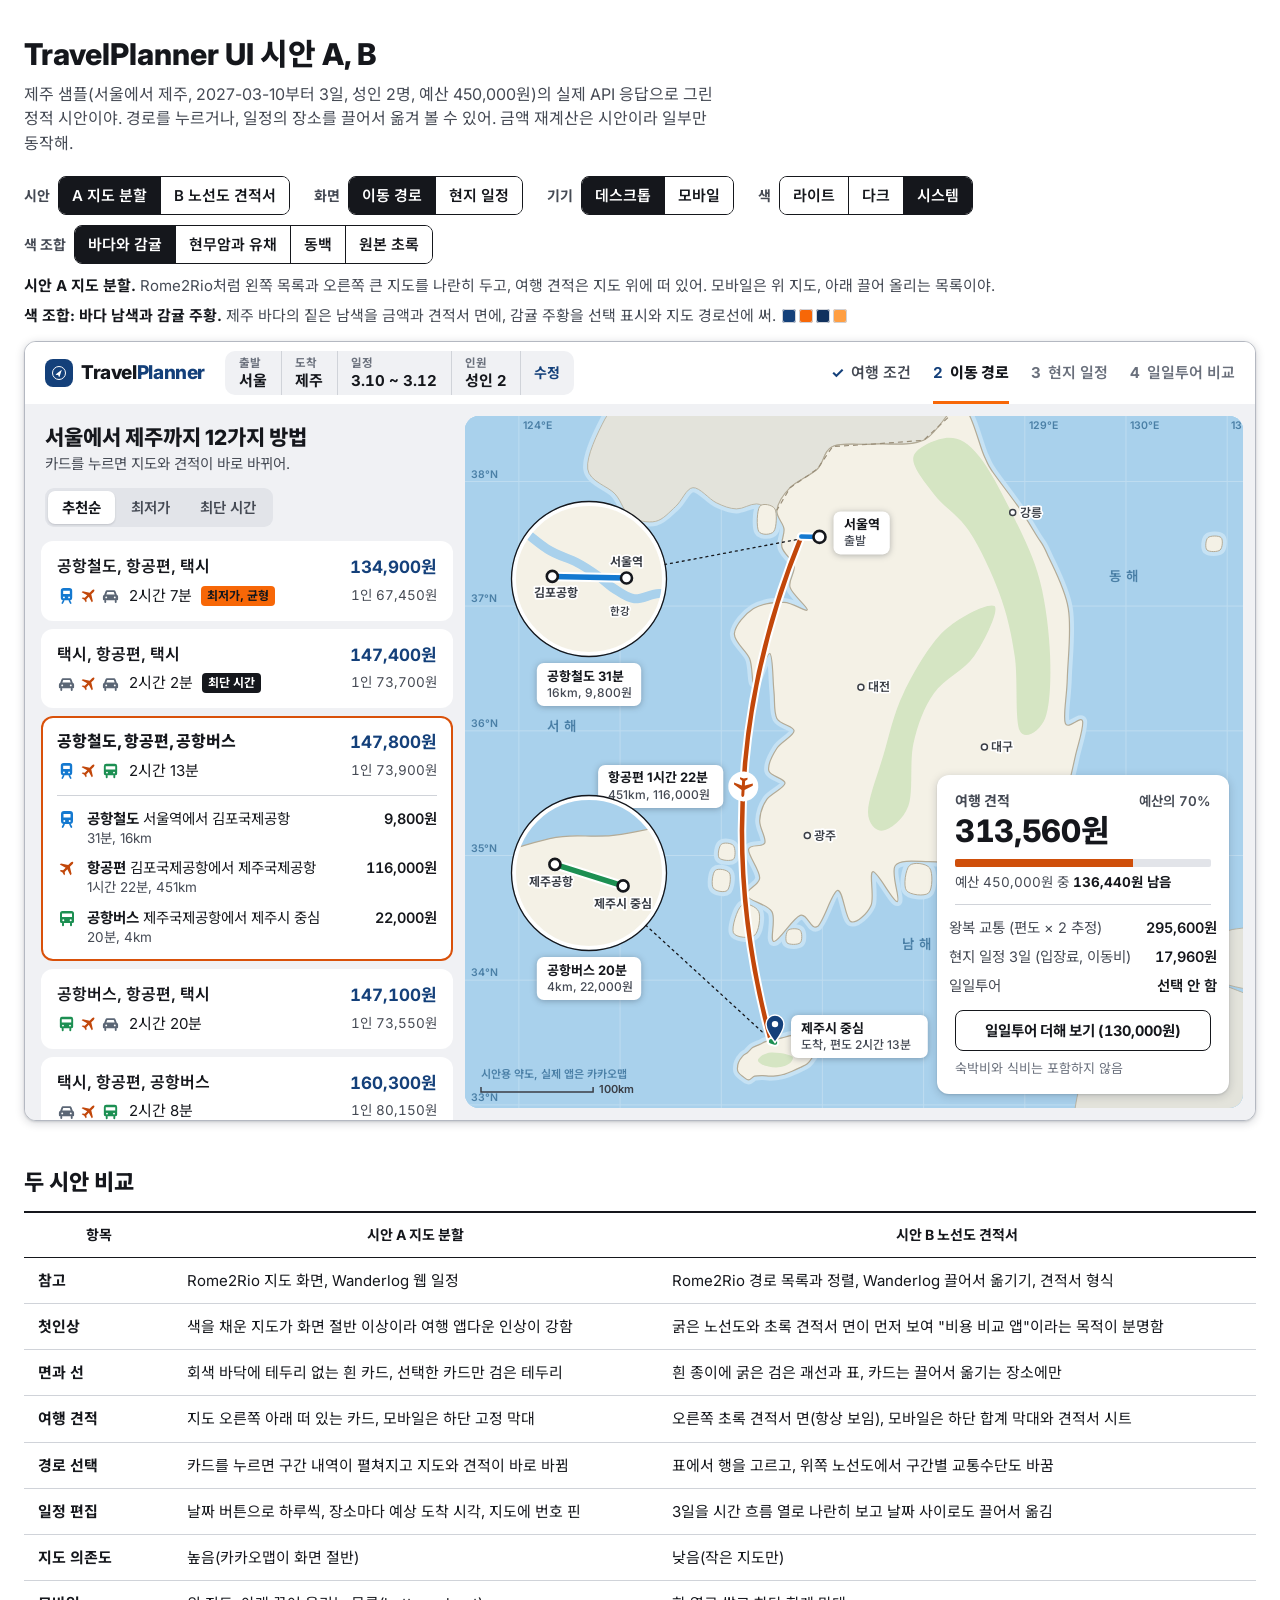
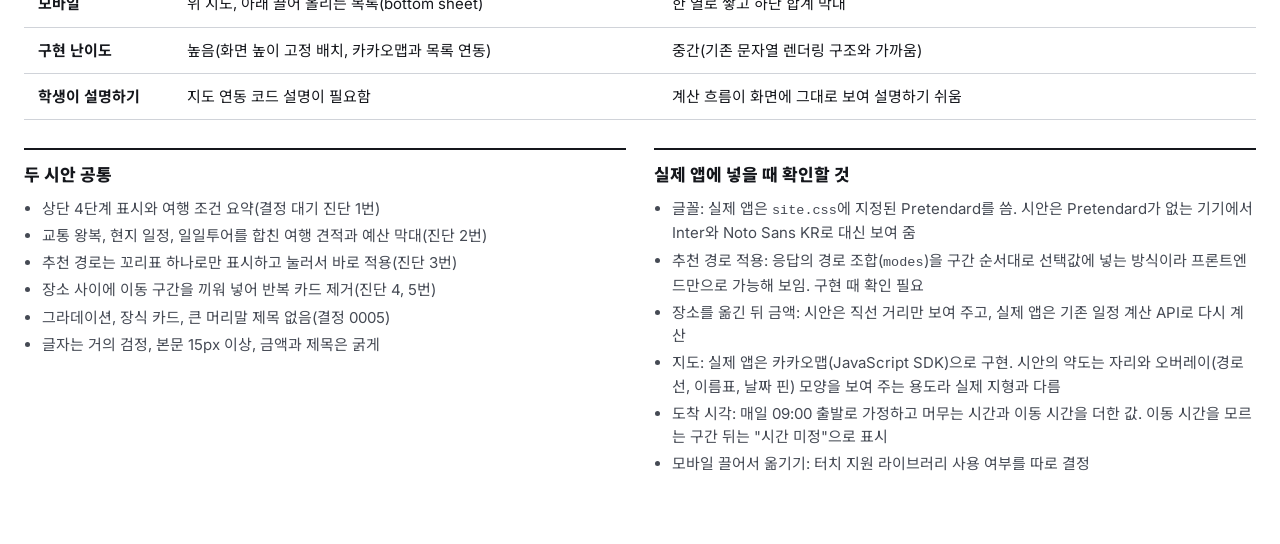
<file: doc/design/drafts/2026-11-23-ui-drafts-a-b.html>
<!doctype html>
<html lang="ko">
<head>
<meta charset="utf-8">
<meta name="viewport" content="width=device-width, initial-scale=1">
<title>TravelPlanner 시안 A, B</title>
<link rel="preconnect" href="https://fonts.googleapis.com">
<link rel="stylesheet" href="https://fonts.googleapis.com/css2?family=Inter:wght@400;500;600;700;800&family=Noto+Sans+KR:wght@400;500;600;700;800&display=swap">
<style>
/* 레이아웃: 위쪽 조작 막대(시안, 화면, 기기) 아래에 앱 시안을 고정 높이 틀(frame) 안에 그림. 틀은 container query로 데스크톱과 모바일 배치를 바꿈.
   시안 A는 회색 바닥 위 흰 카드와 색이 진한 지도, 시안 B는 흰 종이 위 굵은 괘선 표와 짙은 초록 견적서 면 */
:root {
  /* 글자와 면: 거의 검정에 가까운 글자, 흰 면, 채운 회색 면, 눈에 보이는 선 */
  --page: #ffffff;
  --ink: #15171c;
  --ink-2: #454a54;
  --ink-3: #6a707c;
  --paper: #ffffff;
  --field: #f0f1f4;
  --field-2: #e2e4e9;
  --rule: #d0d3d9;
  --frame-edge: #b4b8c1;
  /* 학생 브랜드 초록: 금액, 주 버튼, 현재 단계, 시안 B의 견적서 면에만 씀 */
  --brand: #146748;
  --brand-on: #ffffff;
  /* 선택 테두리, 선택 바탕, 꼬리표, 예산 막대, 바뀐 곳 강조 배경 */
  --sel: #15171c;
  --sel-soft: #ffffff;
  --mark: #146748;
  --mark-on: #ffffff;
  --bar: #146748;
  --flash: #dcefe3;
  --slab: #0e4131;
  --slab-ink: #ffffff;
  --slab-ink-2: #bddccd;
  --slab-rule: #3f7260;
  --slab-track: #2a5c4a;
  --slab-fill: #7ddfae;
  --slab-over: #ffb37a;
  --warn: #a14a00;
  --over: #c92a2a;
  /* 교통수단 색: 아이콘, 노선도, 지도 선 */
  --m-rail: #0d6fc4;
  --m-air: #146748;
  --m-bus: #d43d2a;
  --m-road: #a87900;
  /* 일정 날짜 색: 핀과 날짜 머리 */
  --d1: #146748;
  --d2: #0d6fc4;
  --d3: #c2410c;
  --pin-ink: #ffffff;
  --float-shadow: 0 2px 10px rgb(18 24 38 / 18%), 0 1px 2px rgb(18 24 38 / 12%);
  --callout-shadow: 0 1px 3px rgb(18 24 38 / 30%);
  --lift-shadow: 0 1px 2px rgb(18 24 38 / 16%);
  --sheet-shadow: 0 -4px 14px rgb(18 24 38 / 16%);
  /* 시안 A 약도: 색을 채운 지도 */
  --a-sea: #a9d1ec;
  --a-grat: #bedcf0;
  --a-shore: #c6e2f4;
  --a-seatext: #4a7fa6;
  --a-land: #f4f1e6;
  --a-edge: #b3ab97;
  --a-mt: #d5e5c3;
  --a-mt2: #bfd8ab;
  --a-foreign: #e3e3db;
  --a-maptext: #3a3e46;
  --a-border: #9a8f7a;
  /* 시안 B 약도: 선으로만 그린 지도 */
  --b-sea: #eceef2;
  --b-grat: #dde0e6;
  --b-shore: #eceef2;
  --b-seatext: #868c98;
  --b-land: #ffffff;
  --b-edge: #5c626e;
  --b-mt: #f1f2f5;
  --b-mt2: #e4e6eb;
  --b-foreign: #f6f7f9;
  --b-maptext: #454a54;
  --b-border: #9aa0ab;
  --font: "Pretendard Variable", Pretendard, Inter, "Noto Sans KR", "Apple SD Gothic Neo", "Malgun Gothic", system-ui, sans-serif;
}
@media (prefers-color-scheme: dark) { :root:not([data-theme="light"]) {
  --page: #0e0f12; --ink: #eceef2; --ink-2: #b6bbc5; --ink-3: #8d93a0; --paper: #1a1c21; --field: #101216; --field-2: #282b33; --rule: #383c46; --frame-edge: #3d414b;
  --brand: #52c591; --brand-on: #06140d; --sel: #eceef2; --sel-soft: #1a1c21; --mark: #52c591; --mark-on: #06140d; --bar: #52c591; --flash: #1d3a2b;
  --slab: #0e4131; --slab-ink: #ffffff; --slab-ink-2: #bddccd; --slab-rule: #3f7260; --slab-track: #2a5c4a; --slab-fill: #7ddfae; --slab-over: #ffb37a;
  --warn: #f0a35a; --over: #ff8787;
  --m-rail: #5aa9ee; --m-air: #52c591; --m-bus: #f47c6c; --m-road: #e0b64a;
  --d1: #52c591; --d2: #5aa9ee; --d3: #f08a4b; --pin-ink: #0b0d10;
  --float-shadow: 0 2px 10px rgb(0 0 0 / 55%), 0 1px 2px rgb(0 0 0 / 40%);
  --callout-shadow: 0 1px 3px rgb(0 0 0 / 60%); --lift-shadow: 0 1px 2px rgb(0 0 0 / 50%); --sheet-shadow: 0 -4px 14px rgb(0 0 0 / 50%);
  --a-sea: #16303f; --a-grat: #1f4152; --a-shore: #1d3d4f; --a-seatext: #73a7c8; --a-land: #272b2c; --a-edge: #515a60; --a-mt: #2c3b2d; --a-mt2: #354a31; --a-foreign: #1f2224; --a-maptext: #d3d7dd; --a-border: #777b70;
  --b-sea: #101216; --b-grat: #1e2127; --b-shore: #101216; --b-seatext: #717885; --b-land: #1e2127; --b-edge: #8d93a0; --b-mt: #24272e; --b-mt2: #2b2f37; --b-foreign: #15171b; --b-maptext: #b6bbc5; --b-border: #717885;
  color-scheme: dark; } }
:root[data-theme="dark"] {
  --page: #0e0f12; --ink: #eceef2; --ink-2: #b6bbc5; --ink-3: #8d93a0; --paper: #1a1c21; --field: #101216; --field-2: #282b33; --rule: #383c46; --frame-edge: #3d414b;
  --brand: #52c591; --brand-on: #06140d; --sel: #eceef2; --sel-soft: #1a1c21; --mark: #52c591; --mark-on: #06140d; --bar: #52c591; --flash: #1d3a2b;
  --slab: #0e4131; --slab-ink: #ffffff; --slab-ink-2: #bddccd; --slab-rule: #3f7260; --slab-track: #2a5c4a; --slab-fill: #7ddfae; --slab-over: #ffb37a;
  --warn: #f0a35a; --over: #ff8787;
  --m-rail: #5aa9ee; --m-air: #52c591; --m-bus: #f47c6c; --m-road: #e0b64a;
  --d1: #52c591; --d2: #5aa9ee; --d3: #f08a4b; --pin-ink: #0b0d10;
  --float-shadow: 0 2px 10px rgb(0 0 0 / 55%), 0 1px 2px rgb(0 0 0 / 40%);
  --callout-shadow: 0 1px 3px rgb(0 0 0 / 60%); --lift-shadow: 0 1px 2px rgb(0 0 0 / 50%); --sheet-shadow: 0 -4px 14px rgb(0 0 0 / 50%);
  --a-sea: #16303f; --a-grat: #1f4152; --a-shore: #1d3d4f; --a-seatext: #73a7c8; --a-land: #272b2c; --a-edge: #515a60; --a-mt: #2c3b2d; --a-mt2: #354a31; --a-foreign: #1f2224; --a-maptext: #d3d7dd; --a-border: #777b70;
  --b-sea: #101216; --b-grat: #1e2127; --b-shore: #101216; --b-seatext: #717885; --b-land: #1e2127; --b-edge: #8d93a0; --b-mt: #24272e; --b-mt2: #2b2f37; --b-foreign: #15171b; --b-maptext: #b6bbc5; --b-border: #717885;
  color-scheme: dark; }

/* 색 조합: 조작 막대에서 고르면 문서 루트의 data-palette가 바뀜. 지도 바탕색은 조합과 상관없이 그대로 둠 */
:root[data-palette="sea"] { --brand: #14407a; --brand-on: #ffffff; --sel: #d9510a; --sel-soft: #ffffff; --mark: #f76707; --mark-on: #15171c; --bar: #cf4f0a; --flash: #ffe6d1; --slab: #10315e; --slab-ink: #ffffff; --slab-ink-2: #c5d5ec; --slab-rule: #4a6d9c; --slab-track: #294b7b; --slab-fill: #ff9f43; --slab-over: #ff8f8f; --over: #c92a2a; --m-rail: #1479d0; --m-air: #c2470a; --m-bus: #1c8f52; --m-road: #5b6675; --d1: #14407a; --d2: #c94f0a; --d3: #0b7f7f; --pin-ink: #ffffff; }
@media (prefers-color-scheme: dark) { :root[data-palette="sea"]:not([data-theme="light"]) { --brand: #8fb8f5; --brand-on: #0a1626; --sel: #ff9447; --sel-soft: #1a1c21; --mark: #ff9447; --mark-on: #1a1206; --bar: #ff9447; --flash: #4a2d17; --slab: #10315e; --slab-ink: #ffffff; --slab-ink-2: #c5d5ec; --slab-rule: #4a6d9c; --slab-track: #294b7b; --slab-fill: #ff9f43; --slab-over: #ff8f8f; --over: #ff8787; --m-rail: #5aa9ee; --m-air: #ff9447; --m-bus: #4cc082; --m-road: #a3adba; --d1: #8fb8f5; --d2: #ff9447; --d3: #4cc7c7; --pin-ink: #0b0d10; } }
:root[data-palette="sea"][data-theme="dark"] { --brand: #8fb8f5; --brand-on: #0a1626; --sel: #ff9447; --sel-soft: #1a1c21; --mark: #ff9447; --mark-on: #1a1206; --bar: #ff9447; --flash: #4a2d17; --slab: #10315e; --slab-ink: #ffffff; --slab-ink-2: #c5d5ec; --slab-rule: #4a6d9c; --slab-track: #294b7b; --slab-fill: #ff9f43; --slab-over: #ff8f8f; --over: #ff8787; --m-rail: #5aa9ee; --m-air: #ff9447; --m-bus: #4cc082; --m-road: #a3adba; --d1: #8fb8f5; --d2: #ff9447; --d3: #4cc7c7; --pin-ink: #0b0d10; }
:root[data-palette="basalt"] { --brand: #23272e; --brand-on: #ffffff; --sel: #15171c; --sel-soft: #fff6cc; --mark: #f5c400; --mark-on: #15171c; --bar: #23272e; --flash: #fff0a8; --slab: #25282e; --slab-ink: #ffffff; --slab-ink-2: #c9ccd3; --slab-rule: #5f646e; --slab-track: #40444c; --slab-fill: #f5c400; --slab-over: #ff8f6b; --over: #c92a2a; --m-rail: #0d6fc4; --m-air: #23272e; --m-bus: #1c8f52; --m-road: #7b8491; --d1: #23272e; --d2: #8a6800; --d3: #1f6fb2; --pin-ink: #ffffff; }
@media (prefers-color-scheme: dark) { :root[data-palette="basalt"]:not([data-theme="light"]) { --brand: #f5c400; --brand-on: #15171c; --sel: #f5c400; --sel-soft: #2b2a1c; --mark: #f5c400; --mark-on: #15171c; --bar: #f5c400; --flash: #4a4015; --slab: #33373f; --slab-ink: #ffffff; --slab-ink-2: #c9ccd3; --slab-rule: #6b7079; --slab-track: #4b5059; --slab-fill: #f5c400; --slab-over: #ff8f6b; --over: #ff8787; --m-rail: #5aa9ee; --m-air: #e6e8ec; --m-bus: #4cc082; --m-road: #8d95a1; --d1: #e6e8ec; --d2: #f5c400; --d3: #5aa9ee; --pin-ink: #0b0d10; } }
:root[data-palette="basalt"][data-theme="dark"] { --brand: #f5c400; --brand-on: #15171c; --sel: #f5c400; --sel-soft: #2b2a1c; --mark: #f5c400; --mark-on: #15171c; --bar: #f5c400; --flash: #4a4015; --slab: #33373f; --slab-ink: #ffffff; --slab-ink-2: #c9ccd3; --slab-rule: #6b7079; --slab-track: #4b5059; --slab-fill: #f5c400; --slab-over: #ff8f6b; --over: #ff8787; --m-rail: #5aa9ee; --m-air: #e6e8ec; --m-bus: #4cc082; --m-road: #8d95a1; --d1: #e6e8ec; --d2: #f5c400; --d3: #5aa9ee; --pin-ink: #0b0d10; }
:root[data-palette="camellia"] { --brand: #b0202e; --brand-on: #ffffff; --sel: #b0202e; --sel-soft: #ffffff; --mark: #b0202e; --mark-on: #ffffff; --bar: #b0202e; --flash: #fde2e2; --slab: #7a1622; --slab-ink: #ffffff; --slab-ink-2: #f2cdd1; --slab-rule: #ad5a63; --slab-track: #5a0e18; --slab-fill: #ffd166; --slab-over: #ffffff; --over: #8a4b00; --m-rail: #0d6fc4; --m-air: #b0202e; --m-bus: #1c8f52; --m-road: #5b6675; --d1: #b0202e; --d2: #1f5f8b; --d3: #8a6800; --pin-ink: #ffffff; }
@media (prefers-color-scheme: dark) { :root[data-palette="camellia"]:not([data-theme="light"]) { --brand: #f58a8a; --brand-on: #2a0509; --sel: #f58a8a; --sel-soft: #1a1c21; --mark: #f58a8a; --mark-on: #2a0509; --bar: #e5565b; --flash: #4a1c20; --slab: #7a1622; --slab-ink: #ffffff; --slab-ink-2: #f2cdd1; --slab-rule: #ad5a63; --slab-track: #5a0e18; --slab-fill: #ffd166; --slab-over: #ffffff; --over: #f0a35a; --m-rail: #5aa9ee; --m-air: #f58a8a; --m-bus: #4cc082; --m-road: #a3adba; --d1: #f58a8a; --d2: #5aa9ee; --d3: #e0b64a; --pin-ink: #0b0d10; } }
:root[data-palette="camellia"][data-theme="dark"] { --brand: #f58a8a; --brand-on: #2a0509; --sel: #f58a8a; --sel-soft: #1a1c21; --mark: #f58a8a; --mark-on: #2a0509; --bar: #e5565b; --flash: #4a1c20; --slab: #7a1622; --slab-ink: #ffffff; --slab-ink-2: #f2cdd1; --slab-rule: #ad5a63; --slab-track: #5a0e18; --slab-fill: #ffd166; --slab-over: #ffffff; --over: #f0a35a; --m-rail: #5aa9ee; --m-air: #f58a8a; --m-bus: #4cc082; --m-road: #a3adba; --d1: #f58a8a; --d2: #5aa9ee; --d3: #e0b64a; --pin-ink: #0b0d10; }

/* 시안별 약도 색 연결(값은 모두 위 토큰) */
.va { --shore: var(--a-shore); --sea: var(--a-sea); --grat: var(--a-grat); --seatext: var(--a-seatext); --land: var(--a-land); --edge: var(--a-edge); --mt: var(--a-mt); --mt2: var(--a-mt2); --foreign: var(--a-foreign); --maptext: var(--a-maptext); --border: var(--a-border); }
.vb { --shore: var(--b-shore); --sea: var(--b-sea); --grat: var(--b-grat); --seatext: var(--b-seatext); --land: var(--b-land); --edge: var(--b-edge); --mt: var(--b-mt); --mt2: var(--b-mt2); --foreign: var(--b-foreign); --maptext: var(--b-maptext); --border: var(--b-border); }

* { box-sizing: border-box; }
body { background: var(--page); color: var(--ink); font-family: var(--font); font-size: 16px; line-height: 1.55; }
button, select { font: inherit; color: inherit; }
:focus-visible { outline: 2px solid var(--ink); outline-offset: 2px; }
.wrap { max-width: 1320px; margin: 0 auto; padding-block: 28px 64px;
  padding-left: max(16px, env(safe-area-inset-left, 0px)); padding-right: max(16px, env(safe-area-inset-right, 0px)); }
.intro h1 { font-size: clamp(23px, 3vw, 30px); font-weight: 800; margin: 0 0 8px; line-height: 1.25; text-wrap: balance; }
.intro p { margin: 0; color: var(--ink-2); max-width: 70ch; }
.controls { display: flex; flex-wrap: wrap; gap: 10px 24px; align-items: center; margin: 20px 0 10px; }
.controls > div { display: flex; align-items: center; gap: 6px 8px; flex-wrap: wrap; min-width: 0; }
.pick { display: inline-flex; flex-wrap: wrap; border: 1px solid var(--ink); border-radius: 8px; overflow: hidden; }
.pick-label { font-size: 14px; color: var(--ink-2); font-weight: 700; }
.pick button { border: 0; background: var(--paper); padding: 7px 13px; cursor: pointer; font-size: 15px; font-weight: 600; color: var(--ink); }
.pick button + button { border-left: 1px solid var(--ink); }
.pick button[aria-pressed="true"] { background: var(--ink); color: var(--paper); }
.variant-note { font-size: 15px; color: var(--ink-2); margin: 0 0 6px; min-height: 1.55em; }
#palette-note { margin-bottom: 14px; }
.variant-note b { color: var(--ink); }
.stage { display: flex; justify-content: center; }
.frame { width: 100%; height: 780px; border: 1px solid var(--frame-edge); border-radius: 12px; overflow: hidden;
  container-type: inline-size; background: var(--paper); color: var(--ink); position: relative; box-shadow: var(--float-shadow); }
.stage[data-device="mobile"] .frame { width: 390px; max-width: 100%; height: 800px; border-radius: 30px; border: 6px solid var(--ink); }

/* ---------- 공통 앱 부품 ---------- */
.app { height: 100%; display: flex; flex-direction: column; font-size: 15px; line-height: 1.45; word-break: keep-all; }
.num { font-variant-numeric: tabular-nums; }
.topbar { display: flex; align-items: stretch; gap: 20px; padding: 0 20px; min-height: 62px; background: var(--paper); flex: none; position: relative; z-index: 2; }
.logo { display: inline-flex; align-items: center; gap: 8px; font-weight: 800; font-size: 19px; letter-spacing: -0.02em; white-space: nowrap; }
.logo em { font-style: normal; color: var(--brand); }
.logo .mark { width: 28px; height: 28px; border-radius: 8px; background: var(--brand); display: grid; place-items: center; }
.logo .mark i { width: 14px; height: 14px; border: 1.5px solid var(--brand-on); border-radius: 50%; display: grid; place-items: center; }
.logo .mark i::before { content: ""; width: 5px; height: 8px; background: var(--brand-on); clip-path: polygon(50% 0, 100% 100%, 50% 79%, 0 100%); transform: rotate(35deg); }
.tripbox { display: flex; align-items: stretch; align-self: center; flex: none; min-width: 0; background: var(--field); border-radius: 10px; overflow: hidden; }
.tripbox .tf { display: flex; flex-direction: column; justify-content: center; padding: 5px 14px; min-width: 0; white-space: nowrap; }
.tripbox .tf + .tf { box-shadow: inset 1px 0 0 var(--rule); }
.tripbox small { font-size: 11.5px; font-weight: 700; color: var(--ink-3); line-height: 1.3; }
.tripbox b { font-size: 15px; font-weight: 700; line-height: 1.3; }
.tripbox .tedit { border: 0; background: transparent; padding: 0 14px; font-size: 14px; font-weight: 700; color: var(--brand); cursor: pointer; box-shadow: inset 1px 0 0 var(--rule); }
.steps { display: flex; gap: 22px; margin-left: auto; flex: none; }
.step { display: inline-flex; align-items: center; gap: 7px; font-size: 15px; font-weight: 600; color: var(--ink-3); white-space: nowrap; border-bottom: 3px solid transparent; border-top: 3px solid transparent; }
.step i { font-style: normal; font-weight: 700; font-variant-numeric: tabular-nums; }
.step.done { color: var(--ink-2); }
.step.done i { color: var(--brand); }
.step.now { color: var(--ink); font-weight: 800; border-bottom-color: var(--mark); }
.step.now i { color: var(--brand); }
.mi { flex: none; display: inline-block; vertical-align: -3px; }
.icons { display: inline-flex; gap: 3px; align-items: center; }
.tag { display: inline-block; font-size: 12px; font-weight: 700; line-height: 1.3; padding: 2px 6px; border-radius: 4px; background: var(--ink); color: var(--paper); white-space: nowrap; }
.tag.low { background: var(--mark); color: var(--mark-on); }
.warntext { color: var(--warn); font-weight: 600; }
.budgetbar { height: 8px; background: var(--field-2); border-radius: 2px; overflow: hidden; }
.budgetbar i { display: block; height: 100%; background: var(--bar); }
.budgetbar.over i { background: var(--over); }
.toast { position: absolute; left: 50%; bottom: 22px; transform: translateX(-50%); background: var(--ink); color: var(--paper); padding: 10px 16px; border-radius: 8px; font-size: 14.5px; font-weight: 600; z-index: 9; max-width: calc(100% - 32px); box-shadow: var(--float-shadow); }
.drag { cursor: grab; color: var(--ink-3); display: grid; place-items: center; width: 14px; user-select: none; }
.drag svg { display: block; }
.dragging { opacity: .35; }
.mapslot { position: absolute; inset: 0; background: var(--sea); }
svg.map { display: block; }
svg.map text { font-family: var(--font); }
svg.map .callout { filter: drop-shadow(var(--callout-shadow)); }
.pinsvg { display: block; flex: none; }
/* 움직임: 바뀐 금액 줄 배경, 옮긴 카드 테두리, 금액 차이 표시, 놓을 자리, 다시 계산 중 */
@keyframes flashbg { from { background-color: var(--flash); } to { background-color: transparent; } }
@keyframes flashslab { from { background-color: var(--slab-track); } to { background-color: transparent; } }
@keyframes movedring { 0%, 35% { box-shadow: 0 0 0 3px var(--sel); background-color: var(--flash); } 100% { box-shadow: 0 0 0 3px transparent; background-color: var(--paper); } }
@keyframes deltafloat { 0% { opacity: 0; transform: translateY(6px); } 12% { opacity: 1; transform: translateY(0); } 72% { opacity: 1; transform: translateY(-4px); } 100% { opacity: 0; transform: translateY(-12px); } }
@keyframes slotin { from { opacity: 0; } to { opacity: 1; } }
@keyframes calcfill { from { transform: scaleX(0); } to { transform: scaleX(1); } }
@keyframes calcpulse { 0%, 100% { opacity: 1; } 50% { opacity: .55; } }
.flash { animation: flashbg 1.2s ease-out both; }
.receipt .flash, .mobilebar .flash { animation-name: flashslab; }
.moved { animation: movedring 1.6s ease-out both; position: relative; z-index: 2; }
.delta { position: absolute; opacity: 0; pointer-events: none; font-size: 14px; font-weight: 800; line-height: 1.3; padding: 2px 8px; border-radius: 4px; background: var(--mark); color: var(--mark-on); white-space: nowrap; font-variant-numeric: tabular-nums; z-index: 2; }
.delta.show { animation: deltafloat 1.8s ease-out both; }
.dropslot { border: 2px dashed var(--sel); border-radius: 12px; background: var(--flash); display: grid; place-items: center; font-size: 13.5px; font-weight: 700; color: var(--ink); flex: none; animation: slotin .16s ease-out both; }
.dropempty { border: 1.5px dashed var(--ink-3); border-radius: 4px; padding: 24px 14px; text-align: center; display: grid; gap: 4px; align-content: center; min-height: 132px; color: var(--ink-2); font-size: 14px; }
.dropempty b { font-size: 15px; font-weight: 700; color: var(--ink); }
.dropempty.over { border: 2px solid var(--sel); background: var(--flash); }
.calc { display: inline-grid; gap: 3px; font-weight: 700; color: var(--ink); animation: calcpulse .9s ease-in-out both; }
.calc i { display: block; height: 2px; background: var(--field-2); position: relative; overflow: hidden; }
.calc i::after { content: ""; position: absolute; inset: 0; background: var(--sel); transform-origin: left center; animation: calcfill .9s linear both; }
.swatches { display: inline-flex; gap: 3px; margin-left: 6px; vertical-align: -2px; }
.swatches i { width: 14px; height: 14px; border-radius: 3px; box-shadow: inset 0 0 0 1px var(--rule); }
@media (prefers-reduced-motion: reduce) { * { transition: none !important; animation: none !important; } }

/* ---------- 시안 A: 회색 바닥, 흰 카드, 큰 지도 ---------- */
.va .body { flex: 1; min-height: 0; display: grid; grid-template-columns: minmax(380px, 440px) minmax(0, 1fr); background: var(--field); }
.va .listpane { min-height: 0; overflow: auto; display: flex; flex-direction: column; gap: 8px; padding: 0 12px 16px 16px; }
.va .listhead { padding: 20px 4px 6px; }
.va .listhead h2 { font-size: 21px; font-weight: 800; margin: 0 0 2px; line-height: 1.3; }
.va .listhead p { margin: 0 0 14px; color: var(--ink-2); font-size: 14.5px; }
.va .sort { display: inline-flex; background: var(--field-2); border-radius: 9px; padding: 3px; gap: 2px; }
.va .sort button { border: 0; background: transparent; border-radius: 7px; padding: 6px 14px; font-size: 14.5px; font-weight: 600; color: var(--ink-2); cursor: pointer; }
.va .sort button[aria-pressed="true"] { background: var(--paper); color: var(--ink); font-weight: 700; box-shadow: var(--lift-shadow); }
.va .routecard { display: grid; grid-template-columns: minmax(0, 1fr) auto; gap: 5px 14px; padding: 14px 16px; border: 0; border-radius: 12px; background: var(--paper); cursor: pointer; text-align: left; width: 100%; flex: none; }
.va .routecard:hover { box-shadow: inset 0 0 0 1px var(--ink-3); }
.va .routecard[aria-pressed="true"] { box-shadow: inset 0 0 0 2px var(--sel); background: var(--sel-soft); }
.va .rc-title { font-size: 16px; font-weight: 600; }
.va .routecard[aria-pressed="true"] .rc-title { font-weight: 800; }
.va .rc-price { font-size: 17px; font-weight: 700; color: var(--brand); text-align: right; white-space: nowrap; }
.va .rc-price.none { color: var(--ink-3); font-size: 15px; font-weight: 600; }
.va .rc-meta { display: flex; align-items: center; gap: 9px; font-size: 15px; flex-wrap: wrap; }
.va .rc-sub { font-size: 13.5px; color: var(--ink-2); text-align: right; white-space: nowrap; align-self: center; }
.va .rc-legs { grid-column: 1 / -1; display: grid; gap: 9px; margin-top: 8px; padding-top: 12px; border-top: 1px solid var(--rule); }
.va .leg { display: grid; grid-template-columns: 20px minmax(0, 1fr) auto; gap: 0 10px; font-size: 14.5px; align-items: start; }
.va .leg .mi { margin-top: 1px; }
.va .leg b { font-weight: 700; }
.va .leg small { display: block; font-size: 13.5px; color: var(--ink-2); }
.va .leg .num { font-weight: 600; }
.va .mappane { position: relative; min-height: 0; margin: 12px 12px 12px 0; border-radius: 14px; overflow: hidden; background: var(--sea); }
.va .estimate { position: absolute; right: 14px; bottom: 14px; width: 292px; background: var(--paper); border-radius: 12px; box-shadow: var(--float-shadow); padding: 16px 18px; z-index: 3; }
.va .est-main { display: grid; grid-template-columns: 1fr auto; gap: 0 10px; align-items: baseline; position: relative; }
.va .delta { right: 0; top: -3px; }
.va .detail .row { margin-inline: -6px; padding-inline: 6px; border-radius: 4px; }
.va .est-label { font-size: 14px; font-weight: 700; color: var(--ink-2); }
.va .est-pct { font-size: 13.5px; font-weight: 600; color: var(--ink-2); }
.va .est-sum { grid-column: 1 / -1; font-size: 31px; font-weight: 800; line-height: 1.25; letter-spacing: -0.01em; }
.va .est-main .budgetbar { grid-column: 1 / -1; margin: 8px 0 6px; }
.va .est-left { grid-column: 1 / -1; margin: 0; font-size: 13.5px; color: var(--ink-2); }
.va .est-left b { color: var(--ink); font-weight: 700; }
.va .est-left.over b { color: var(--over); }
.va .est-toggle { display: none; }
.va .detail { margin-top: 12px; border-top: 1px solid var(--rule); padding-top: 8px; }
.va .detail .row { display: flex; justify-content: space-between; gap: 10px; font-size: 14.5px; padding: 4px 0; }
.va .detail .row span:first-child { color: var(--ink-2); min-width: 0; }
.va .detail .row span:last-child { font-weight: 600; white-space: nowrap; }
.va .addtour { width: 100%; margin-top: 10px; border: 1px solid var(--ink); background: transparent; border-radius: 8px; padding: 9px 12px; font-size: 14.5px; font-weight: 700; cursor: pointer; text-align: center; }
.va .addtour:hover { background: var(--field); }
.va .fine { display: block; margin-top: 8px; font-size: 13px; color: var(--ink-3); }
/* 일정 */
.va .days { display: grid; grid-template-columns: repeat(3, minmax(0, 1fr)); gap: 8px; flex: none; }
.va .daybtn { border: 0; background: var(--paper); padding: 9px 12px; border-radius: 10px; cursor: pointer; font-size: 13.5px; text-align: left; line-height: 1.35; color: var(--ink-2); }
.va .daybtn b { display: flex; align-items: center; gap: 6px; font-size: 15.5px; font-weight: 700; color: var(--ink); }
.va .daybtn b i { width: 10px; height: 10px; border-radius: 50%; }
.va .daybtn[aria-pressed="true"] { box-shadow: inset 0 0 0 2px var(--sel); background: var(--sel-soft); }
.va .timeline { display: flex; flex-direction: column; padding: 6px 0 20px; flex: none; }
.va .stop { display: grid; grid-template-columns: 14px 26px minmax(0, 1fr) auto; gap: 10px; align-items: center; padding: 13px 14px 13px 10px; background: var(--paper); border-radius: 12px; }
.va .stop h4 { margin: 0; font-size: 16px; font-weight: 700; }
.va .stop .arr { display: block; font-size: 13.5px; font-weight: 800; color: var(--ink-2); }
.va .stop .arr.none { font-weight: 600; color: var(--ink-3); }
.va .dayfacts { margin: 0; padding: 4px 4px 8px; font-size: 14px; color: var(--ink-2); }
.va .dayfacts b { color: var(--ink); font-weight: 700; }
.va .endrow { margin-left: 46px; padding: 9px 0 2px 20px; font-size: 14px; font-weight: 700; color: var(--ink-2); }
.va .dropslot { margin-block: 6px; }
.va .stop p { margin: 0; font-size: 14px; color: var(--ink-2); }
.va .stop .fee { font-size: 15px; font-weight: 700; white-space: nowrap; }
.va .between { margin-left: 46px; border-left: 2px dotted var(--ink-3); padding: 9px 0 9px 18px; font-size: 14px; color: var(--ink-2); display: flex; gap: 8px; align-items: center; flex-wrap: wrap; }
.va .between select { font-size: 14px; font-weight: 600; border: 1px solid var(--ink-3); border-radius: 6px; padding: 3px 4px; background: var(--paper); color: var(--ink); }
.va .between .num { font-weight: 700; color: var(--ink); }
.va .addplace { margin-top: 10px; border: 0; background: var(--field-2); border-radius: 10px; padding: 12px 14px; color: var(--ink-2); cursor: pointer; font-size: 15px; font-weight: 600; text-align: left; display: flex; gap: 8px; align-items: center; }
.va .emptyday { padding: 18px 4px; color: var(--ink-2); font-size: 15px; margin: 0; }
.va .sheethandle { display: none; }

@container (max-width: 860px) {
  .topbar { flex-wrap: wrap; gap: 0 10px; padding: 10px 14px 0; min-height: 0; }
  .logo > span:last-child { position: absolute; width: 1px; height: 1px; overflow: hidden; clip-path: inset(50%); }
  .logo .mark { width: 34px; height: 34px; border-radius: 9px; }
  .tripbox { flex: 1 1 0; }
  .tripbox .tedit { margin-left: auto; }
  .tripbox .tf { padding: 4px 9px; }
  .tripbox .tf.extra { display: none; }
  .tripbox b { font-size: 14px; }
  .tripbox .tedit { padding: 0 10px; }
  .steps { margin-left: 0; width: 100%; gap: 18px; height: 40px; margin-top: 6px; }
  .step span { display: none; }
  .step.now span { display: inline; }
  .va .body { display: flex; flex-direction: column; position: relative; }
  .va .mappane { flex: none; height: 300px; order: -1; margin: 0; border-radius: 0; }
  .va .mappane .mapslot { bottom: 18px; }
  .va .listpane { flex: 1; padding: 0 14px; border-radius: 18px 18px 0 0; margin-top: -18px; position: relative; z-index: 2; background: var(--field); box-shadow: var(--sheet-shadow); }
  .va .listhead { padding-top: 6px; }
  .va .sheethandle { display: block; width: 40px; height: 5px; border-radius: 3px; background: var(--ink-3); margin: 9px auto 0; flex: none; }
  .va .estimate { position: sticky; bottom: 0; right: auto; width: auto; margin: auto -14px 0; border-radius: 0; box-shadow: 0 -1px 0 var(--rule), var(--sheet-shadow); padding: 12px 16px 14px; flex: none; }
  .va .est-main { cursor: pointer; grid-template-columns: auto 1fr auto; align-items: center; }
  .va .est-sum { grid-column: auto; font-size: 23px; text-align: right; }
  .va .est-pct { display: none; }
  .va .delta { right: auto; left: 76px; top: 3px; }
  .va .est-toggle { display: inline; font-size: 13.5px; font-weight: 700; color: var(--brand); }
  .va .detail { display: none; }
  .va .estimate.open .detail { display: block; }
}

/* ---------- 시안 B: 흰 종이, 굵은 괘선, 초록 견적서 면 ---------- */
.vb .topbar { border-bottom: 2px solid var(--ink); }
.vb .tripbox { background: transparent; border: 1px solid var(--ink); border-radius: 4px; }
.vb .body { flex: 1; min-height: 0; display: grid; grid-template-columns: minmax(0, 1fr) 336px; background: var(--paper); }
.vb .main { min-height: 0; overflow: auto; padding: 30px 40px 44px; }
.vb .main > * { max-width: 860px; margin-inline: auto; }
.vb h2 { font-size: 30px; font-weight: 800; letter-spacing: -0.02em; line-height: 1.25; margin-block: 0 6px; }
.vb .sumline { font-size: 18px; margin-block: 0 4px; }
.vb .sumline b { font-weight: 800; }
.vb .lead { color: var(--ink-2); font-size: 15px; margin-block: 0 22px; }
.vb .linewrap { display: grid; grid-template-columns: minmax(0, 1fr) 250px; gap: 28px; border-top: 2px solid var(--ink); padding-top: 18px; }
.vb .station { display: grid; grid-template-columns: 28px minmax(0, 1fr) auto; gap: 12px; align-items: center; min-height: 32px; position: relative; z-index: 1; }
.vb .station .dot { width: 20px; height: 20px; border-radius: 50%; border: 4.5px solid var(--ink); background: var(--paper); justify-self: center; }
.vb .station b { font-size: 18px; font-weight: 800; }
.vb .station small { color: var(--ink-3); font-size: 14px; font-weight: 600; }
.vb .hopseg { display: grid; grid-template-columns: 28px minmax(0, 1fr) auto; gap: 12px; align-items: center; min-height: 60px; }
.vb .hopseg .bar { width: 8px; align-self: stretch; margin-block: -8px; justify-self: center; }
.vb .hopseg .what { font-size: 15px; color: var(--ink-2); display: flex; gap: 10px; align-items: center; flex-wrap: wrap; }
.vb .hopseg .what b { color: var(--ink); font-size: 15.5px; font-weight: 700; }
.vb .hopseg select { font-size: 15px; font-weight: 700; border: 1.5px solid var(--ink); border-radius: 4px; padding: 5px 6px; background: var(--paper); color: var(--ink); }
.vb .hopseg .amt { font-size: 16.5px; font-weight: 700; }
.vb .minimap { position: relative; min-height: 280px; border: 1px solid var(--ink); overflow: hidden; }
.vb .sortbar { display: flex; justify-content: space-between; align-items: flex-end; gap: 10px; margin-top: 34px; flex-wrap: wrap; }
.vb .sortbar h3 { margin: 0 0 8px; font-size: 20px; font-weight: 800; }
.vb .sort { display: flex; gap: 18px; }
.vb .sort button { border: 0; background: transparent; padding: 6px 0 8px; font-size: 15px; font-weight: 600; color: var(--ink-3); cursor: pointer; border-bottom: 3px solid transparent; }
.vb .sort button[aria-pressed="true"] { color: var(--ink); font-weight: 800; border-bottom-color: var(--ink); }
.vb .options { border-top: 2px solid var(--ink); }
.vb .opthead, .vb .opt { display: grid; grid-template-columns: 20px minmax(0, 1fr) 100px 112px; gap: 14px; align-items: center; padding: 0 10px; }
.vb .opthead { font-size: 13.5px; font-weight: 700; color: var(--ink-2); height: 36px; border-bottom: 1px solid var(--ink); }
.vb .opthead span:nth-child(n+3) { text-align: right; }
.vb .opt { width: 100%; min-height: 52px; border: 0; border-bottom: 1px solid var(--rule); background: transparent; text-align: left; cursor: pointer; font-size: 15.5px; }
.vb .opt:hover { background: var(--field); }
.vb .opt .radio { width: 18px; height: 18px; border-radius: 50%; border: 2px solid var(--ink-3); display: grid; place-items: center; }
.vb .opt[aria-pressed="true"] { background: var(--field); font-weight: 800; }
.vb .opt[aria-pressed="true"] .radio { border-color: var(--sel); }
.vb .opt[aria-pressed="true"] .radio::after { content: ""; width: 8px; height: 8px; border-radius: 50%; background: var(--sel); }
.vb .opt .o-route { display: flex; gap: 8px 10px; align-items: center; flex-wrap: wrap; font-weight: 600; }
.vb .opt[aria-pressed="true"] .o-route { font-weight: 800; }
.vb .opt .rec { font-size: 14px; font-weight: 800; color: var(--brand); }
.vb .opt .warntext { font-size: 14px; }
.vb .opt .o-time { color: var(--ink-2); text-align: right; white-space: nowrap; font-weight: 500; }
.vb .opt .o-price { font-weight: 700; font-size: 16.5px; text-align: right; white-space: nowrap; }
.vb .opt .o-price.none { color: var(--ink-3); font-size: 14.5px; font-weight: 600; }
.vb .more { color: var(--ink-2); font-size: 14.5px; margin-block: 12px 0; }
.vb .receipt { background: var(--slab); color: var(--slab-ink); padding: 30px 28px 26px; overflow: auto; min-height: 0; display: flex; flex-direction: column; }
.vb .receipt h3 { margin: 0; font-size: 22px; font-weight: 800; }
.vb .receipt .meta { color: var(--slab-ink-2); font-size: 14px; margin: 4px 0 20px; }
.vb .receipt .row { display: grid; grid-template-columns: auto 1fr auto; gap: 8px; align-items: baseline; font-size: 15.5px; padding: 7px 0; }
.vb .receipt .row .leader { border-bottom: 2px dotted var(--slab-rule); transform: translateY(-4px); }
.vb .receipt .row span:last-child { font-weight: 700; }
.vb .receipt .total { border-top: 2px solid var(--slab-ink); margin-top: 12px; padding-top: 14px; position: relative; }
.vb .receipt .delta, .vb .mobilebar .delta { background: var(--slab-fill); color: var(--slab); }
.vb .receipt .delta { right: 0; top: 12px; }
.vb .mobilebar .delta { left: 16px; top: -14px; }
.vb .receipt .row { margin-inline: -6px; padding-inline: 6px; border-radius: 3px; }
.vb .receipt .total span { display: block; font-size: 14.5px; font-weight: 700; color: var(--slab-ink-2); }
.vb .receipt .total strong { display: block; font-size: 38px; font-weight: 800; line-height: 1.2; letter-spacing: -0.01em; }
.vb .receipt .budgetbar { background: var(--slab-track); margin: 14px 0 8px; height: 10px; }
.vb .receipt .budgetbar i { background: var(--slab-fill); }
.vb .receipt .budgetbar.over i { background: var(--slab-over); }
.vb .receipt .left { font-size: 14.5px; color: var(--slab-ink-2); margin: 0; }
.vb .receipt .left b { color: var(--slab-ink); font-weight: 800; }
.vb .receipt .addtour { width: 100%; margin-top: 22px; border: 1.5px solid var(--slab-ink); background: transparent; color: var(--slab-ink); border-radius: 4px; padding: 11px 12px; font-size: 15px; font-weight: 700; cursor: pointer; text-align: center; }
.vb .receipt .addtour small { display: block; font-size: 13.5px; font-weight: 500; color: var(--slab-ink-2); }
.vb .receipt .fine { display: block; margin-top: auto; padding-top: 18px; font-size: 13.5px; color: var(--slab-ink-2); }
.vb .receipt .per { font-size: 15.5px; font-weight: 600; color: var(--slab-ink-2); margin: 2px 0 0; }
.vb .receipt :focus-visible { outline-color: var(--slab-ink); }
/* 일정: 날짜별 열 */
.vb .daycols { display: grid; grid-template-columns: repeat(3, minmax(0, 1fr)); gap: 24px; align-items: start; }
.vb .daycol { min-height: 250px; display: flex; flex-direction: column; border-top: 5px solid var(--dc); padding-top: 10px; }
.vb .daycol header { display: flex; justify-content: space-between; align-items: baseline; }
.vb .daycol header b { font-size: 20px; font-weight: 800; }
.vb .daycol header span { font-size: 14px; font-weight: 600; color: var(--ink-2); }
.vb .dayfacts { margin: 2px 0 8px; font-size: 14px; color: var(--ink-2); }
.vb .dayfacts b { display: block; font-size: 16px; font-weight: 800; color: var(--ink); }
/* 하루 띠: 머무는 시간은 날짜 색, 이동 시간은 옅은 회색, 길이는 분에 비례 */
.vb .daystrip { display: flex; height: 10px; gap: 2px; margin-bottom: 14px; }
.vb .daystrip i { display: block; background: var(--dc); min-width: 4px; }
.vb .daystrip i.mv { background: var(--field-2); }
.vb .daystrip i.un { background: transparent; border: 1.5px dashed var(--ink-3); flex: 0 0 30px; }
.vb .dayflow { display: flex; flex-direction: column; }
.vb .frow, .vb .fhop, .vb .fend { display: grid; grid-template-columns: 42px 14px minmax(0, 1fr); column-gap: 8px; }
.vb .ft { font-size: 14px; font-weight: 800; text-align: right; padding-top: 15px; white-space: nowrap; }
.vb .ft.none { font-size: 12.5px; font-weight: 600; color: var(--ink-3); white-space: normal; line-height: 1.25; padding-top: 12px; }
.vb .rail { position: relative; }
.vb .rail::before { content: ""; position: absolute; left: 5.5px; top: 0; bottom: 0; width: 3px; background: var(--dc); }
.vb .rail::after { content: ""; position: absolute; left: 0; top: 17px; width: 14px; height: 14px; border-radius: 50%; background: var(--paper); border: 3.5px solid var(--dc); }
.vb .frow:first-child .rail::before { top: 20px; }
.vb .fhop .rail::before { background: transparent; width: 0; border-left: 3px dotted var(--ink-3); }
.vb .fhop .rail::after { display: none; }
.vb .fend .rail::before { bottom: auto; height: 10px; }
.vb .fend .rail::after { top: 6px; background: var(--dc); }
.vb .fend .ft { padding-top: 3px; }
.vb .fend .endtxt { font-size: 14px; font-weight: 700; color: var(--ink-2); padding: 3px 0 6px; }
.vb .pcard { border: 1.5px solid var(--ink); border-radius: 4px; margin-block: 4px; padding: 9px 10px 9px 8px; background: var(--paper); display: grid; grid-template-columns: 14px 22px minmax(0, 1fr); gap: 0 8px; align-items: center; cursor: grab; }
.vb .pcard h4 { margin: 0; font-size: 16px; font-weight: 700; }
.vb .pcard p { margin: 0; font-size: 14px; color: var(--ink-2); grid-column: 3; }
.vb .pcard p b { color: var(--ink); font-weight: 700; white-space: nowrap; }
.vb .pcard .drag, .vb .pcard .pinsvg { grid-row: 1 / span 2; }
.vb .hop { font-size: 13.5px; color: var(--ink-2); display: flex; align-items: center; gap: 7px; padding: 7px 0; min-height: 34px; }
.vb .hop span { min-width: 0; }
.vb .hop b { color: var(--ink); font-weight: 700; margin-left: auto; white-space: nowrap; }
.vb .dropslot { margin: 4px 0 4px 64px; border-radius: 4px; }
.vb .daysum { margin-top: 12px; font-size: 14.5px; display: flex; justify-content: space-between; color: var(--ink-2); border-top: 1px solid var(--ink); padding-top: 8px; }
.vb .daysum .num { font-weight: 800; color: var(--ink); }
.vb .jejumap { position: relative; margin-top: 24px; height: 340px; overflow: hidden; border: 1px solid var(--ink); }
.vb .mobilebar { display: none; }

@container (max-width: 860px) {
  .vb .body { display: block; overflow: auto; }
  .vb .main { overflow: visible; padding: 20px 16px 96px; }
  .vb h2 { font-size: 25px; }
  .vb .sumline { font-size: 16.5px; }
  .vb .lead { margin-bottom: 16px; }
  .vb .linewrap { grid-template-columns: 1fr; gap: 16px; }
  .vb .minimap { min-height: 190px; height: 190px; order: -1; }
  .vb .station b { font-size: 17px; }
  .vb .opthead { display: none; }
  .vb .opt { grid-template-columns: 20px minmax(0, 1fr) auto; gap: 2px 12px; padding: 10px 6px; }
  .vb .opt .radio { grid-row: 1 / span 2; }
  .vb .opt .o-time { grid-column: 2; grid-row: 2; text-align: left; font-size: 14.5px; }
  .vb .opt .o-price { grid-column: 3; grid-row: 1 / span 2; }
  .vb .daycols { grid-template-columns: 1fr; gap: 26px; }
  .vb .daycol { min-height: 0; }
  .vb .jejumap { height: 230px; }
  .vb .receipt { display: none; }
  .vb.sheet .receipt { display: flex; position: absolute; left: 0; right: 0; bottom: 66px; max-height: calc(100% - 140px); z-index: 6; border-radius: 16px 16px 0 0; padding: 22px 20px 20px; box-shadow: var(--sheet-shadow); }
  .vb .mobilebar { display: flex; position: absolute; left: 0; right: 0; bottom: 0; min-height: 66px; background: var(--slab); color: var(--slab-ink); padding: 9px 16px; justify-content: space-between; align-items: center; gap: 10px; z-index: 7; }
  .vb .mobilebar small { color: var(--slab-ink-2); font-size: 13px; font-weight: 600; display: block; }
  .vb .mobilebar strong { font-size: 23px; font-weight: 800; line-height: 1.2; }
  .vb .mobilebar button { border: 0; border-radius: 4px; padding: 10px 14px; font-weight: 800; font-size: 15px; cursor: pointer; background: var(--slab-ink); color: var(--slab); white-space: nowrap; }
}

/* 중간 폭(태블릿, 좁은 창): 단계 이름은 현재 단계만, 시안 B는 약도를 노선도 위로 */
@container (min-width: 861px) and (max-width: 1080px) {
  .steps { gap: 18px; }
  .step span { display: none; }
  .step.now span { display: inline; }
  .vb .body { grid-template-columns: minmax(0, 1fr) 300px; }
  .vb .main { padding: 26px 28px 40px; }
  .vb .receipt { padding: 26px 22px 22px; }
  .vb .receipt .total strong { font-size: 33px; }
  .vb .linewrap { grid-template-columns: 1fr; gap: 16px; }
  .vb .minimap { min-height: 210px; height: 210px; order: -1; }
  .vb .daycols { gap: 16px; }
  .vb .frow, .vb .fhop, .vb .fend { grid-template-columns: 40px 14px minmax(0, 1fr); column-gap: 5px; }
  .vb .dropslot { margin-left: 59px; }
}

/* ---------- 아래 비교 문서 ---------- */
.compare { margin-top: 44px; }
.compare h2 { font-size: 22px; font-weight: 800; margin: 0 0 12px; }
.tablewrap { overflow-x: auto; border-top: 2px solid var(--ink); }
.tablewrap table { width: 100%; border-collapse: collapse; min-width: 720px; font-size: 15px; }
.tablewrap th, .tablewrap td { padding: 11px 14px; border-bottom: 1px solid var(--rule); vertical-align: top; text-align: left; }
.tablewrap th { text-align: center; font-size: 14px; font-weight: 700; border-bottom-color: var(--ink); white-space: nowrap; }
.tablewrap td:first-child { font-weight: 700; white-space: nowrap; }
.notes { margin-top: 28px; display: grid; grid-template-columns: repeat(auto-fit, minmax(280px, 1fr)); gap: 28px; }
.notes div { border-top: 2px solid var(--ink); padding-top: 12px; font-size: 15px; min-width: 0; }
.notes h3 { margin: 0 0 8px; font-size: 17px; font-weight: 800; }
.notes ul { margin: 0; padding-left: 18px; color: var(--ink-2); }
.notes li + li { margin-top: 4px; }
.notes code { font-size: 13.5px; }
</style>
</head>
<body>

<div class="wrap">
  <div class="intro">
    <h1>TravelPlanner UI 시안 A, B</h1>
    <p>제주 샘플(서울에서 제주, 2027-03-10부터 3일, 성인 2명, 예산 450,000원)의 실제 API 응답으로 그린 정적 시안이야. 경로를 누르거나, 일정의 장소를 끌어서 옮겨 볼 수 있어. 금액 재계산은 시안이라 일부만 동작해.</p>
  </div>
  <div class="controls" role="group" aria-label="시안 보기 설정">
    <div><span class="pick-label">시안</span><span class="pick" id="ctl-variant"><button type="button" data-v="a" aria-pressed="true">A 지도 분할</button><button type="button" data-v="b" aria-pressed="false">B 노선도 견적서</button></span></div>
    <div><span class="pick-label">화면</span><span class="pick" id="ctl-screen"><button type="button" data-s="route" aria-pressed="true">이동 경로</button><button type="button" data-s="plan" aria-pressed="false">현지 일정</button></span></div>
    <div><span class="pick-label">기기</span><span class="pick" id="ctl-device"><button type="button" data-d="desktop" aria-pressed="true">데스크톱</button><button type="button" data-d="mobile" aria-pressed="false">모바일</button></span></div>
    <div><span class="pick-label">색</span><span class="pick" id="ctl-theme"><button type="button" data-t="light" aria-pressed="false">라이트</button><button type="button" data-t="dark" aria-pressed="false">다크</button><button type="button" data-t="system" aria-pressed="true">시스템</button></span></div>
    <div><span class="pick-label">색 조합</span><span class="pick" id="ctl-palette"><button type="button" data-p="sea" aria-pressed="true">바다와 감귤</button><button type="button" data-p="basalt" aria-pressed="false">현무암과 유채</button><button type="button" data-p="camellia" aria-pressed="false">동백</button><button type="button" data-p="student" aria-pressed="false">원본 초록</button></span></div>
  </div>
  <p class="variant-note" id="variant-note"></p>
  <p class="variant-note" id="palette-note"></p>
  <div class="stage" id="stage" data-device="desktop"><div class="frame" id="frame"></div></div>

  <section class="compare" aria-labelledby="cmp-h">
    <h2 id="cmp-h">두 시안 비교</h2>
    <div class="tablewrap"><table>
      <thead><tr><th>항목</th><th>시안 A 지도 분할</th><th>시안 B 노선도 견적서</th></tr></thead>
      <tbody>
        <tr><td>참고</td><td>Rome2Rio 지도 화면, Wanderlog 웹 일정</td><td>Rome2Rio 경로 목록과 정렬, Wanderlog 끌어서 옮기기, 견적서 형식</td></tr>
        <tr><td>첫인상</td><td>색을 채운 지도가 화면 절반 이상이라 여행 앱다운 인상이 강함</td><td>굵은 노선도와 초록 견적서 면이 먼저 보여 "비용 비교 앱"이라는 목적이 분명함</td></tr>
        <tr><td>면과 선</td><td>회색 바닥에 테두리 없는 흰 카드, 선택한 카드만 검은 테두리</td><td>흰 종이에 굵은 검은 괘선과 표, 카드는 끌어서 옮기는 장소에만</td></tr>
        <tr><td>여행 견적</td><td>지도 오른쪽 아래 떠 있는 카드, 모바일은 하단 고정 막대</td><td>오른쪽 초록 견적서 면(항상 보임), 모바일은 하단 합계 막대와 견적서 시트</td></tr>
        <tr><td>경로 선택</td><td>카드를 누르면 구간 내역이 펼쳐지고 지도와 견적이 바로 바뀜</td><td>표에서 행을 고르고, 위쪽 노선도에서 구간별 교통수단도 바꿈</td></tr>
        <tr><td>일정 편집</td><td>날짜 버튼으로 하루씩, 장소마다 예상 도착 시각, 지도에 번호 핀</td><td>3일을 시간 흐름 열로 나란히 보고 날짜 사이로도 끌어서 옮김</td></tr>
        <tr><td>지도 의존도</td><td>높음(카카오맵이 화면 절반)</td><td>낮음(작은 지도만)</td></tr>
        <tr><td>모바일</td><td>위 지도, 아래 끌어 올리는 목록(bottom sheet)</td><td>한 열로 쌓고 하단 합계 막대</td></tr>
        <tr><td>구현 난이도</td><td>높음(화면 높이 고정 배치, 카카오맵과 목록 연동)</td><td>중간(기존 문자열 렌더링 구조와 가까움)</td></tr>
        <tr><td>학생이 설명하기</td><td>지도 연동 코드 설명이 필요함</td><td>계산 흐름이 화면에 그대로 보여 설명하기 쉬움</td></tr>
      </tbody>
    </table></div>
    <div class="notes">
      <div><h3>두 시안 공통</h3><ul>
        <li>상단 4단계 표시와 여행 조건 요약(결정 대기 진단 1번)</li>
        <li>교통 왕복, 현지 일정, 일일투어를 합친 여행 견적과 예산 막대(진단 2번)</li>
        <li>추천 경로는 꼬리표 하나로만 표시하고 눌러서 바로 적용(진단 3번)</li>
        <li>장소 사이에 이동 구간을 끼워 넣어 반복 카드 제거(진단 4, 5번)</li>
        <li>그라데이션, 장식 카드, 큰 머리말 제목 없음(결정 0005)</li>
        <li>글자는 거의 검정, 본문 15px 이상, 금액과 제목은 굵게</li>
      </ul></div>
      <div><h3>실제 앱에 넣을 때 확인할 것</h3><ul>
        <li>글꼴: 실제 앱은 <code>site.css</code>에 지정된 Pretendard를 씀. 시안은 Pretendard가 없는 기기에서 Inter와 Noto Sans KR로 대신 보여 줌</li>
        <li>추천 경로 적용: 응답의 경로 조합(<code>modes</code>)을 구간 순서대로 선택값에 넣는 방식이라 프론트엔드만으로 가능해 보임. 구현 때 확인 필요</li>
        <li>장소를 옮긴 뒤 금액: 시안은 직선 거리만 보여 주고, 실제 앱은 기존 일정 계산 API로 다시 계산</li>
        <li>지도: 실제 앱은 카카오맵(JavaScript SDK)으로 구현. 시안의 약도는 자리와 오버레이(경로선, 이름표, 날짜 핀) 모양을 보여 주는 용도라 실제 지형과 다름</li>
        <li>도착 시각: 매일 09:00 출발로 가정하고 머무는 시간과 이동 시간을 더한 값. 이동 시간을 모르는 구간 뒤는 "시간 미정"으로 표시</li>
        <li>모바일 끌어서 옮기기: 터치 지원 라이브러리 사용 여부를 따로 결정</li>
      </ul></div>
    </div>
  </section>
</div>

<script>
// ---------- 제주 샘플 실제 응답에서 옮긴 데이터 ----------
const MODES = {
  AIRPORT_RAIL: ['공항철도', 'rail'], AIRPORT_BUS: ['공항버스', 'bus'], TAXI: ['택시', 'road'], CAR: ['자가용', 'road'],
  FLIGHT: ['항공편', 'air'], CITY_BUS: ['시내버스', 'bus']
};
const TRIP = {from: '서울', to: '제주', start: '3월 10일', end: '3월 12일', adults: 2, children: 0, budget: 450000};
const PLACES = {
  seoul: {name: '서울역', lat: 37.555, lon: 126.971}, gmp: {name: '김포국제공항', lat: 37.558, lon: 126.791},
  cju: {name: '제주국제공항', lat: 33.51, lon: 126.493}, jeju: {name: '제주시 중심', lat: 33.5, lon: 126.531}
};
// 구간별 후보: 분, 일행 요금(성인 2명 기준), null이면 요금 미확인
const SECTIONS = [
  {key: 'seoul~gmp', from: 'seoul', to: 'gmp', km: 16, opts: {AIRPORT_RAIL: [31, 9800], AIRPORT_BUS: [44, 22000], TAXI: [26, 22300], CAR: [26, null]}},
  {key: 'gmp~cju', from: 'gmp', to: 'cju', km: 451, opts: {FLIGHT: [82, 116000]}},
  {key: 'cju~jeju', from: 'cju', to: 'jeju', km: 4, opts: {AIRPORT_BUS: [20, 22000], TAXI: [14, 9100], CAR: [14, null]}}
];
const BADGES = {
  'AIRPORT_RAIL/FLIGHT/TAXI': ['최저가', '균형'],
  'TAXI/FLIGHT/TAXI': ['최단 시간'],
  'AIRPORT_RAIL/FLIGHT/AIRPORT_BUS': ['현재 선택']
};
const SIGHTS = {
  seongsan: {name: '성산일출봉', lat: 33.459, lon: 126.9425, stay: 90, fee: 10000, note: '제주 동쪽의 응회구'},
  doldam: {name: '함덕해수욕장', lat: 33.5432, lon: 126.6694, stay: 90, fee: 0, note: '제주 북쪽 해변'},
  dongmun: {name: '동문시장', lat: 33.5117, lon: 126.5263, stay: 60, fee: 0, note: '제주시 전통시장'},
  gimnyeong: {name: '김녕해수욕장', lat: 33.557, lon: 126.759, stay: 60, fee: 0, note: '제주 동북쪽 해변 산책로'}
};
// 서버가 계산한 관광지 간 이동(원래 순서 기준)
const HOPS = {'seongsan>doldam': ['CITY_BUS', 90, 27, 4080], 'dongmun>gimnyeong': ['CITY_BUS', 75, 22, 3880]};
const DAYS0 = [
  {label: '1일차', date: '3월 10일 수', stops: ['seongsan', 'doldam']},
  {label: '2일차', date: '3월 11일 목', stops: ['dongmun', 'gimnyeong']},
  {label: '3일차', date: '3월 12일 금', stops: [], note: '돌아오는 날'}
];
const LOCAL_TOTAL = 17960;
const TOUR = {name: '제주 동부 일일 버스투어', platform: '클룩', total: 130000};

// ---------- 상태 ----------
const state = {
  variant: 'a', screen: 'route', device: 'desktop', sort: 'rec', tour: false, day: 0, sheetOpen: false,
  choice: {'seoul~gmp': 'AIRPORT_RAIL', 'gmp~cju': 'FLIGHT', 'cju~jeju': 'AIRPORT_BUS'},
  days: DAYS0.map(d => ({...d, stops: [...d.stops]})), changed: false, toast: ''
};

// ---------- 계산 ----------
const won = v => v == null ? '미확인' : v.toLocaleString('ko-KR') + '원';
const mins = m => [m >= 60 ? Math.floor(m / 60) + '시간' : '', m % 60 || m < 60 ? (m % 60) + '분' : ''].filter(Boolean).join(' ');
const modeName = m => MODES[m][0];
const modeVar = m => 'var(--m-' + MODES[m][1] + ')';
function combos() {
  const out = [];
  const walk = (i, acc) => {
    if (i === SECTIONS.length) { out.push(acc); return; }
    Object.keys(SECTIONS[i].opts).forEach(m => walk(i + 1, [...acc, m]));
  };
  walk(0, []);
  return out.map(modes => {
    let minutes = 0, total = 0, missing = 0;
    modes.forEach((m, i) => { const [mn, fare] = SECTIONS[i].opts[m]; minutes += mn; if (fare == null) missing++; else total += fare; });
    return {id: modes.join('/'), modes, minutes, total, missing, round: total * 2};
  });
}
const ROUTES = combos();
const current = () => ROUTES.find(r => r.id === SECTIONS.map(s => state.choice[s.key]).join('/'));
function sortedRoutes() {
  const list = [...ROUTES];
  const done = r => r.missing ? 1 : 0;
  if (state.sort === 'price') list.sort((a, b) => done(a) - done(b) || a.total - b.total);
  else if (state.sort === 'time') list.sort((a, b) => a.minutes - b.minutes || a.total - b.total);
  else list.sort((a, b) => done(a) - done(b) || (a.total + a.minutes * 100) - (b.total + b.minutes * 100));
  return list;
}
function estimate() {
  const r = current();
  const transport = r.missing ? null : r.round;
  const sum = (transport ?? r.round) + LOCAL_TOTAL + (state.tour ? TOUR.total : 0);
  return {r, transport, local: LOCAL_TOTAL, tour: state.tour ? TOUR.total : 0, sum, left: TRIP.budget - sum, ratio: Math.min(sum / TRIP.budget, 1)};
}
function distKm(a, b) {
  const R = 6371, rad = x => x * Math.PI / 180;
  const dLat = rad(b.lat - a.lat), dLon = rad(b.lon - a.lon);
  const h = Math.sin(dLat / 2) ** 2 + Math.cos(rad(a.lat)) * Math.cos(rad(b.lat)) * Math.sin(dLon / 2) ** 2;
  return Math.round(2 * R * Math.asin(Math.sqrt(h)));
}
function hop(a, b) {
  const known = HOPS[a + '>' + b];
  if (known && !state.changedPairs?.has(a + '>' + b)) return {mode: known[0], min: known[1], km: known[2], fare: known[3]};
  return {mode: 'CITY_BUS', min: null, km: distKm(SIGHTS[a], SIGHTS[b]), fare: null};
}

// ---------- 약도(SVG) ----------
// 응답 좌표와 손으로 잡은 해안선으로 그린 시안용 약도. 실제 앱은 카카오맵(JavaScript SDK)을 쓰고,
// 경로선, 이름표, 날짜 핀은 그 위에 올리는 오버레이로 구현한다.
// 해안선, 산지, 강의 좌표는 근삿값이다.
const KOREA = [[126.55,37.77],[126.62,37.62],[126.60,37.47],[126.72,37.32],[126.68,37.15],[126.85,36.97],[126.62,37.03],[126.32,36.98],[126.13,36.78],[126.28,36.58],[126.33,36.38],[126.48,36.62],[126.52,36.32],[126.55,36.10],[126.72,36.00],[126.55,35.86],[126.47,35.68],[126.63,35.58],[126.45,35.45],[126.38,35.28],[126.43,35.10],[126.27,35.05],[126.38,34.82],[126.25,34.68],[126.50,34.55],[126.52,34.31],[126.78,34.52],[126.95,34.43],[127.15,34.72],[127.28,34.47],[127.48,34.60],[127.50,34.87],[127.74,34.63],[127.72,34.92],[128.05,34.95],[128.30,34.92],[128.42,34.83],[128.58,35.15],[128.72,35.08],[128.90,35.06],[129.06,35.06],[129.20,35.16],[129.27,35.30],[129.40,35.48],[129.50,35.80],[129.57,36.08],[129.40,36.06],[129.42,36.42],[129.43,36.98],[129.22,37.42],[129.12,37.56],[128.95,37.78],[128.68,38.08],[128.60,38.20],[128.37,38.61],[128.0,38.33],[127.5,38.30],[127.1,38.28],[126.95,38.10],[126.68,37.95]];
const DMZ = [[128.37,38.61],[128.0,38.33],[127.5,38.30],[127.1,38.28],[126.95,38.10],[126.68,37.95],[126.55,37.77]];
const NORTH = [[126.55,37.77],[126.35,37.82],[126.15,37.78],[125.95,37.83],[125.72,37.95],[125.55,37.80],[125.35,37.68],[125.1,37.72],[124.95,37.9],[124.68,38.1],[124.85,38.5],[125.1,38.75],[125.0,39.6],[127.5,39.6],[127.45,39.2],[127.9,38.95],[128.2,38.75],[128.37,38.61],[128.0,38.33],[127.5,38.30],[127.1,38.28],[126.95,38.10],[126.68,37.95]];
const ISLES = [
  [[126.37,37.60],[126.52,37.60],[126.53,37.78],[126.38,37.80]],
  [[126.12,34.38],[126.33,34.36],[126.37,34.55],[126.2,34.6]],
  [[126.65,34.30],[126.78,34.30],[126.78,34.40],[126.66,34.40]],
  [[127.83,34.72],[128.05,34.70],[128.06,34.90],[127.86,34.92]],
  [[128.48,34.72],[128.72,34.75],[128.75,35.02],[128.55,35.02],[128.47,34.88]],
  [[125.92,34.74],[126.06,34.72],[126.08,34.86],[125.94,34.88]],
  [[125.98,34.98],[126.12,34.97],[126.12,35.08],[126.0,35.09]],
  [[130.80,37.45],[130.93,37.45],[130.94,37.55],[130.81,37.55]]
];
const ABROAD = [
  [[129.18,34.10],[129.33,34.12],[129.50,34.65],[129.38,34.72],[129.25,34.45]],
  [[129.70,32.6],[129.55,33.2],[129.85,33.5],[130.2,33.6],[130.42,33.66],[130.7,33.92],[131.0,33.95],[131.6,33.6],[131.6,32.6]],
  [[130.88,34.0],[130.95,34.36],[131.3,34.45],[131.9,34.7],[131.9,33.95]]
];
const RANGES = [
  [[128.25,38.35],[128.55,38.2],[128.9,37.7],[129.15,37.2],[129.25,36.6],[129.2,36.1],[128.95,36.0],[128.9,36.6],[128.75,37.1],[128.45,37.6],[128.1,37.9],[127.9,38.2]],
  [[128.7,37.0],[128.5,36.6],[128.1,36.3],[127.9,35.9],[127.85,35.4],[127.6,35.2],[127.45,35.35],[127.6,35.8],[127.8,36.3],[128.2,36.8]]
];
const CITIES = [['대전', 127.38, 36.35], ['대구', 128.60, 35.87], ['부산', 129.08, 35.18], ['광주', 126.85, 35.16], ['강릉', 128.88, 37.75]];
const HAN = [[126.70,37.66],[126.78,37.61],[126.85,37.585],[126.90,37.56],[126.94,37.535],[126.99,37.515],[127.05,37.525],[127.12,37.52]];
const JEJU = [[126.16,33.29],[126.17,33.34],[126.21,33.39],[126.26,33.42],[126.31,33.46],[126.38,33.485],[126.43,33.505],[126.49,33.522],[126.53,33.524],[126.60,33.537],[126.67,33.553],[126.72,33.560],[126.77,33.568],[126.84,33.556],[126.90,33.525],[126.93,33.49],[126.955,33.46],[126.93,33.43],[126.90,33.38],[126.85,33.33],[126.78,33.30],[126.70,33.27],[126.62,33.245],[126.56,33.235],[126.48,33.23],[126.41,33.235],[126.33,33.23],[126.27,33.20],[126.21,33.23],[126.17,33.26]];
const HALLA = [[-.21,.0],[-.15,.05],[-.05,.075],[.06,.07],[.15,.055],[.22,.03],[.2,-.02],[.12,-.06],[.02,-.075],[-.08,-.065],[-.17,-.04]];
const halla = f => HALLA.map(([a, b]) => [126.53 + a * f, 33.36 + b * f]);
const TOWNS = [['서귀포', 126.56, 33.253], ['한림', 126.265, 33.41], ['표선', 126.83, 33.335], ['모슬포', 126.255, 33.222]];

const f1 = v => v.toFixed(1);
const pt = q => f1(q[0]) + ' ' + f1(q[1]);
// 중심 좌표, 배율(위도 1도당 px), 화면 안 기준 위치로 좌표를 화면 위치로 바꿈
function view(w, h, c) {
  const k = Math.cos(c.lat * Math.PI / 180);
  const p = (lon, lat) => [w * c.ax + (lon - c.lon) * k * c.s, h * c.ay - (lat - c.lat) * c.s];
  p.inv = (x, y) => [c.lon + (x - w * c.ax) / (k * c.s), c.lat - (y - h * c.ay) / c.s];
  p.s = c.s; p.k = k;
  return p;
}
// 꼭짓점을 모두 지나는 Catmull-Rom 곡선으로 해안선을 부드럽게 그림
function smooth(pts, p, closed = true) {
  const q = pts.map(([lon, lat]) => p(lon, lat)), n = q.length;
  const at = i => closed ? q[(i + n) % n] : q[Math.max(0, Math.min(n - 1, i))];
  let d = 'M' + pt(q[0]);
  for (let i = 0; i < (closed ? n : n - 1); i++) {
    const a = at(i - 1), b = at(i), c = at(i + 1), e = at(i + 2);
    d += 'C' + pt([b[0] + (c[0] - a[0]) / 6, b[1] + (c[1] - a[1]) / 6]) + ' ' + pt([c[0] - (e[0] - b[0]) / 6, c[1] - (e[1] - b[1]) / 6]) + ' ' + pt(c);
  }
  return d + (closed ? 'Z' : '');
}
const tw = (s, size) => [...s].reduce((a, ch) => a + (/[ㄱ-힝]/.test(ch) ? .93 : ch === ' ' ? .3 : .58), 0) * size;
const halo = 'paint-order="stroke" stroke="var(--paper)" stroke-width="3.5" stroke-linejoin="round"';
function graticule(p, w, h, step, labels) {
  const [lonA, latA] = p.inv(0, 0), [lonB, latB] = p.inv(w, h);
  let out = '';
  for (let lon = Math.ceil(lonA / step) * step; lon < lonB; lon += step) {
    const x = p(lon, 0)[0];
    out += '<line x1="' + f1(x) + '" y1="0" x2="' + f1(x) + '" y2="' + h + '" stroke="var(--grat)" stroke-width="1"/>';
    if (labels) out += '<text x="' + f1(x + 4) + '" y="13" font-size="10.5" font-weight="600" fill="var(--seatext)">' + Math.round(lon) + '°E</text>';
  }
  for (let lat = Math.ceil(latB / step) * step; lat < latA; lat += step) {
    const y = p(0, lat)[1];
    out += '<line x1="0" y1="' + f1(y) + '" x2="' + w + '" y2="' + f1(y) + '" stroke="var(--grat)" stroke-width="1"/>';
    if (labels) out += '<text x="6" y="' + f1(y - 4) + '" font-size="10.5" font-weight="600" fill="var(--seatext)">' + Math.round(lat) + '°N</text>';
  }
  return out;
}
function scaleBar(p, x, y, km) {
  const len = p.s / 111.2 * km;
  return '<g><path d="M' + x + ' ' + (y - 5) + 'v5h' + f1(len) + 'v-5" fill="none" stroke="var(--maptext)" stroke-width="1.5"/>'
    + '<text x="' + f1(x + len + 6) + '" y="' + (y + 1) + '" font-size="11" font-weight="600" fill="var(--maptext)">' + km + 'km</text></g>';
}
// 지도 위 흰 이름표. anchor l은 점 오른쪽, r은 점 왼쪽, b는 점 아래 가운데
function callout(x, y, title, sub, anchor = 'l') {
  const w = Math.max(tw(title, 13), sub ? tw(sub, 12) : 0) + 20, h = sub ? 43 : 26;
  const bx = anchor === 'l' ? x : anchor === 'r' ? x - w : x - w / 2;
  const by = anchor === 'b' ? y : y - h / 2;
  return '<g class="callout"><rect x="' + f1(bx) + '" y="' + f1(by) + '" width="' + f1(w) + '" height="' + h + '" rx="7" fill="var(--paper)"/>'
    + '<text x="' + f1(bx + 10) + '" y="' + f1(by + 17.5) + '" font-size="13" font-weight="700" fill="var(--ink)">' + title + '</text>'
    + (sub ? '<text x="' + f1(bx + 10) + '" y="' + f1(by + 34) + '" font-size="12" font-weight="500" fill="var(--ink-2)">' + sub + '</text>' : '') + '</g>';
}
function mapLabel(x, y, text, size = 12, anchor = 'middle', weight = 700) {
  return '<text x="' + f1(x) + '" y="' + f1(y) + '" text-anchor="' + anchor + '" font-size="' + size + '" font-weight="' + weight + '" fill="var(--maptext)" ' + halo + '>' + text + '</text>';
}
const PLANE = 'M10 1.5c.7 0 1.2.9 1.2 2v3.6l6.3 3.9v1.7l-6.3-2v3.7l1.8 1.4v1.3L10 16.3l-3 .8v-1.3l1.8-1.4v-3.7l-6.3 2V11l6.3-3.9V3.5c0-1.1.5-2 1.2-2z';
function landLayers(p, detail) {
  const shore = d => '<path d="' + d + '" fill="none" stroke="var(--shore)" stroke-width="' + (detail ? 9 : 5) + '" stroke-linejoin="round"/>';
  const kd = smooth(KOREA, p), jd = smooth(JEJU, p);
  let out = shore(smooth(NORTH, p)) + shore(kd) + shore(jd) + ISLES.map(a => shore(smooth(a, p))).join('')
    + '<path d="' + smooth(NORTH, p) + '" fill="var(--foreign)" stroke="var(--edge)" stroke-width=".8"/>'
    + ABROAD.map(a => '<path d="' + smooth(a, p) + '" fill="var(--foreign)" stroke="var(--edge)" stroke-width=".8"/>').join('')
    + '<path d="' + kd + '" fill="var(--land)" stroke="var(--edge)" stroke-width="1.2"/>'
    + RANGES.map((r, i) => '<path d="' + smooth(r, p) + '" fill="var(--mt)"/>').join('')
    + ISLES.map(a => '<path d="' + smooth(a, p) + '" fill="var(--land)" stroke="var(--edge)" stroke-width="1"/>').join('')
    + '<path d="' + jd + '" fill="var(--land)" stroke="var(--edge)" stroke-width="1.2"/>';
  out += '<path d="' + smooth(halla(.8), p) + '" fill="var(--mt)"/>';
  if (detail) out += '<path d="M' + DMZ.map(([lon, lat]) => pt(p(lon, lat))).join('L') + '" fill="none" stroke="var(--border)" stroke-width="1.2" stroke-dasharray="5 4"/>';
  return out;
}
// 확대 원: 전국 지도에서는 점으로만 보이는 공항 접근 구간을 크게 그림
function inset(id, cx, cy, r, c2, body, tx, ty, capTitle, capSub) {
  const p2 = view(cx * 2, cy * 2, {...c2, ax: .5, ay: .5});
  const ang = Math.atan2(ty - cy, tx - cx);
  const ex = cx + Math.cos(ang) * (r + 3), ey = cy + Math.sin(ang) * (r + 3);
  const hx = tx - Math.cos(ang) * 13, hy = ty - Math.sin(ang) * 13;
  return '<g><line x1="' + f1(ex) + '" y1="' + f1(ey) + '" x2="' + f1(hx) + '" y2="' + f1(hy) + '" stroke="var(--ink)" stroke-width="1.3" stroke-dasharray="2 4" stroke-linecap="round"/>'
    + '<clipPath id="' + id + '"><circle cx="' + cx + '" cy="' + cy + '" r="' + r + '"/></clipPath>'
    + '<g clip-path="url(#' + id + ')"><rect x="' + (cx - r) + '" y="' + (cy - r) + '" width="' + r * 2 + '" height="' + r * 2 + '" fill="var(--sea)"/>' + body(p2) + '</g>'
    + '<circle cx="' + cx + '" cy="' + cy + '" r="' + (r + 1) + '" fill="none" stroke="var(--paper)" stroke-width="4"/>'
    + '<circle cx="' + cx + '" cy="' + cy + '" r="' + (r + 3.5) + '" fill="none" stroke="var(--ink)" stroke-width="1.3"/>'
    + callout(cx, cy + r + 10, capTitle, capSub, 'b') + '</g>';
}
function legLine(a, b, color, wd) {
  return '<path d="M' + pt(a) + 'L' + pt(b) + '" stroke="var(--paper)" stroke-width="' + (wd + 4) + '" stroke-linecap="round"/>'
    + '<path d="M' + pt(a) + 'L' + pt(b) + '" stroke="' + color + '" stroke-width="' + wd + '" stroke-linecap="round"/>';
}
const node = (q, r = 5.5) => '<circle cx="' + f1(q[0]) + '" cy="' + f1(q[1]) + '" r="' + r + '" fill="var(--paper)" stroke="var(--ink)" stroke-width="' + (r > 5 ? 2.6 : 2) + '"/>';
function pinPath(x, y, r) {
  const cy = y - r * 2.05;
  return 'M' + f1(x) + ' ' + f1(y) + 'C' + f1(x - r * .8) + ' ' + f1(y - r * 1.05) + ' ' + f1(x - r) + ' ' + f1(cy + r * .55) + ' ' + f1(x - r) + ' ' + f1(cy)
    + 'a' + r + ' ' + r + ' 0 1 1 ' + r * 2 + ' 0C' + f1(x + r) + ' ' + f1(cy + r * .55) + ' ' + f1(x + r * .8) + ' ' + f1(y - r * 1.05) + ' ' + f1(x) + ' ' + f1(y) + 'Z';
}
function routeMap(w, h) {
  const r = current();
  const big = w >= 640 && h >= 560, small = w < 430 || h < 400;
  const s = Math.min(h / 5.55, w / 4.4);
  const u = s / 131;
  const cx = big ? Math.min(Math.max(w * .57, 447 * u), w - 200 * u) : small ? w / 2 : w * .42;
  const p = view(w, h, {lon: 127.85, lat: 35.75, s, ax: cx / w, ay: .5});
  const P = k => p(PLACES[k].lon, PLACES[k].lat);
  const seoul = P('seoul'), gmp = P('gmp'), cju = P('cju'), jeju = P('jeju');
  let out = '<rect width="' + w + '" height="' + h + '" fill="var(--sea)"/>' + graticule(p, w, h, 1, !small) + landLayers(p, !small);
  if (!small) {
    out += CITIES.map(([n, lon, lat]) => { const [x, y] = p(lon, lat);
      return '<circle cx="' + f1(x) + '" cy="' + f1(y) + '" r="3" fill="var(--paper)" stroke="var(--maptext)" stroke-width="1.5"/>' + mapLabel(x + 7, y + 4, n, 12, 'start', 600); }).join('');
    const seaLabel = (lon, lat, t) => { const [x, y] = p(lon, lat); return '<text x="' + f1(x) + '" y="' + f1(y) + '" text-anchor="middle" font-size="13.5" font-weight="600" letter-spacing="5" fill="var(--seatext)">' + t + '</text>'; };
    out += seaLabel(big ? 124.45 : 125.0, big ? 36.0 : 35.9, '서해') + seaLabel(130.0, 37.2, '동해') + seaLabel(127.95, 34.25, '남해');
  }
  // 항공 구간: 서쪽으로 살짝 휜 곡선
  const dx = cju[0] - gmp[0], dy = cju[1] - gmp[1], len = Math.hypot(dx, dy);
  const ctrl = [(gmp[0] + cju[0]) / 2 - Math.abs(dy) / len * len * .17, (gmp[1] + cju[1]) / 2 + dx / len * len * .17];
  const arc = 'M' + pt(gmp) + 'Q' + pt(ctrl) + ' ' + pt(cju);
  const midp = [.25 * gmp[0] + .5 * ctrl[0] + .25 * cju[0], .25 * gmp[1] + .5 * ctrl[1] + .25 * cju[1]];
  const lw = small ? 3 : 4.5;
  out += '<path d="' + arc + '" fill="none" stroke="var(--paper)" stroke-width="' + (lw + 4) + '" stroke-linecap="round"/>'
    + '<path d="' + arc + '" fill="none" stroke="' + modeVar(r.modes[1]) + '" stroke-width="' + lw + '" stroke-linecap="round"/>'
    + legLine(seoul, gmp, modeVar(r.modes[0]), lw) + legLine(cju, jeju, modeVar(r.modes[2]), lw);
  const ang = Math.atan2(dy, dx) * 180 / Math.PI + 90;
  const ps = small ? .9 : 1.25;
  out += '<g transform="translate(' + pt(midp) + ') rotate(' + f1(ang) + ') scale(' + ps + ') translate(-10 -10)"><circle cx="10" cy="10" r="12" fill="var(--paper)"/><path d="' + PLANE + '" fill="' + modeVar(r.modes[1]) + '"/></g>';
  out += node(seoul, small ? 4.5 : 6);
  out += '<path d="' + pinPath(jeju[0], jeju[1], small ? 7 : 9) + '" fill="var(--brand)" stroke="var(--paper)" stroke-width="1.5"/><circle cx="' + f1(jeju[0]) + '" cy="' + f1(jeju[1] - (small ? 14.3 : 18.4)) + '" r="' + (small ? 2.5 : 3.2) + '" fill="var(--paper)"/>';
  const s0 = SECTIONS[0], s1 = SECTIONS[1], s2 = SECTIONS[2];
  if (small) {
    out += mapLabel(seoul[0] + 9, seoul[1] + 4, '서울역', 12.5, 'start') + mapLabel(jeju[0] + 12, jeju[1] - 6, '제주시 중심', 12.5, 'start');
  } else {
    out += callout(seoul[0] + 14, seoul[1] - 4, '서울역', '출발', 'l')
      + callout(jeju[0] + 16, jeju[1] - 6, '제주시 중심', '도착, 편도 ' + mins(r.minutes), 'l')
      + (() => { const t = modeName(r.modes[1]) + ' ' + mins(s1.opts[r.modes[1]][0]), sub = s1.km + 'km, ' + won(s1.opts[r.modes[1]][1]);
        const left = midp[0] - 40 - Math.max(tw(t, 13), tw(sub, 12)) > 8;
        return callout(midp[0] + (left ? -20 : 20), midp[1], t, sub, left ? 'r' : 'l'); })();
  }
  if (big) {
    const ix = Math.max(100, p(126.1, 0)[0] - 150 * u), rr = 74;
    const m0 = r.modes[0], m2 = r.modes[2];
    out += inset('ins-seoul', Math.round(ix), Math.round(h * .235), rr, {lon: 126.88, lat: 37.553, s: 520}, p2 => {
      const a = p2(PLACES.seoul.lon, PLACES.seoul.lat), b = p2(PLACES.gmp.lon, PLACES.gmp.lat);
      return '<rect x="0" y="0" width="' + w + '" height="' + h + '" fill="var(--land)"/><path d="' + smooth(HAN, p2, false) + '" fill="none" stroke="var(--sea)" stroke-width="9" stroke-linecap="round"/>'
        + mapLabel(p2(126.955, 37.515)[0], p2(126.955, 37.515)[1] + 16, '한강', 10.5, 'middle', 600)
        + legLine(a, b, modeVar(m0), 5.5) + node(a) + node(b)
        + mapLabel(a[0], a[1] - 12, '서울역', 12) + mapLabel(b[0] + 4, b[1] + 21, '김포공항', 12);
    }, (seoul[0] + gmp[0]) / 2, seoul[1], modeName(m0) + ' ' + mins(s0.opts[m0][0]), s0.km + 'km, ' + won(s0.opts[m0][1]));
    out += inset('ins-jeju', Math.round(ix), Math.round(h * .66), rr, {lon: 126.512, lat: 33.506, s: 2150}, p2 => {
      const a = p2(PLACES.cju.lon, PLACES.cju.lat), b = p2(PLACES.jeju.lon, PLACES.jeju.lat);
      return '<path d="' + smooth(JEJU, p2) + '" fill="var(--land)" stroke="var(--edge)" stroke-width="1.2"/>'
        + legLine(a, b, modeVar(m2), 5.5) + node(a) + node(b)
        + mapLabel(a[0] - 4, a[1] + 22, '제주공항', 12) + mapLabel(b[0], b[1] + 22, '제주시 중심', 12);
    }, (cju[0] + jeju[0]) / 2, (cju[1] + jeju[1]) / 2, modeName(m2) + ' ' + mins(s2.opts[m2][0]), s2.km + 'km, ' + won(s2.opts[m2][1]));
  }
  if (!small) out += scaleBar(p, 16, h - 16, 100) + '<text x="16" y="' + (h - 30) + '" font-size="11" font-weight="600" fill="var(--seatext)">시안용 약도, 실제 앱은 카카오맵</text>';
  return '<svg class="map" width="' + w + '" height="' + h + '" viewBox="0 0 ' + w + ' ' + h + '" role="img" aria-label="서울역에서 제주시 중심까지 선택한 경로 약도">' + out + '</svg>';
}
const DAYCOL = ['var(--d1)', 'var(--d2)', 'var(--d3)'];
function jejuMap(w, h, focusDay) {
  const small = w < 430;
  const s = Math.min((w - 36) / .81, (h - 64) / .47);
  const p = view(w, h, {lon: 126.555, lat: 33.385, s, ax: .5, ay: h > 520 ? .4 : h > 320 && w > 500 ? .55 : .5});
  let out = '<rect width="' + w + '" height="' + h + '" fill="var(--sea)"/>' + graticule(p, w, h, .2, false)
    + '<path d="' + smooth(JEJU, p) + '" fill="none" stroke="var(--shore)" stroke-width="14" stroke-linejoin="round"/>'
    + '<path d="' + smooth(JEJU, p) + '" fill="var(--land)" stroke="var(--edge)" stroke-width="1.4"/>';
  const [hx, hy] = p(126.53, 33.36);
  out += '<path d="' + smooth(halla(1), p) + '" fill="var(--mt)"/><path d="' + smooth(halla(.5), p) + '" fill="var(--mt2)"/>';
  out += '<path d="M' + f1(hx - 5) + ' ' + f1(hy + 4) + 'l5 -9l5 9z" fill="var(--maptext)"/>' + mapLabel(hx, hy + 18, '한라산', 12, 'middle', 600);
  const [ux, uy] = p(126.957, 33.506);
  out += '<ellipse cx="' + f1(ux) + '" cy="' + f1(uy) + '" rx="' + f1(.014 * p.k * s) + '" ry="' + f1(.017 * s) + '" fill="var(--land)" stroke="var(--edge)" stroke-width="1.2"/>';
  if (!small) {
    out += TOWNS.map(([n, lon, lat]) => { const [x, y] = p(lon, lat);
      return '<circle cx="' + f1(x) + '" cy="' + f1(y) + '" r="2.5" fill="var(--maptext)"/>' + mapLabel(x, y - 8, n, 11.5, 'middle', 600); }).join('');
    const [sx, sy] = p(126.33, 33.6);
    out += '<text x="' + f1(sx) + '" y="' + f1(sy) + '" text-anchor="middle" font-size="13" font-weight="600" letter-spacing="5" fill="var(--seatext)">제주해협</text>';
  }
  const [ax, ay] = p(PLACES.cju.lon, PLACES.cju.lat);
  out += '<rect x="' + f1(ax - 9) + '" y="' + f1(ay - 9) + '" width="18" height="18" rx="4" fill="var(--paper)" stroke="var(--ink)" stroke-width="1.5"/>'
    + '<g transform="translate(' + f1(ax - 6.5) + ' ' + f1(ay - 6.5) + ') scale(.65)"><path d="' + PLANE + '" fill="var(--ink)"/></g>'
    + mapLabel(ax - 13, ay + 4, '제주공항', 11.5, 'end', 600);
  let lines = '', dim = '', pins = '';
  state.days.forEach((d, di) => {
    const on = focusDay == null || focusDay === di;
    const pts = d.stops.map(k => p(SIGHTS[k].lon, SIGHTS[k].lat));
    if (pts.length > 1) {
      const dd = 'M' + pts.map(pt).join('L');
      lines += on ? '<path d="' + dd + '" fill="none" stroke="var(--paper)" stroke-width="7.5" stroke-linecap="round" stroke-linejoin="round"/><path d="' + dd + '" fill="none" stroke="' + DAYCOL[di] + '" stroke-width="4" stroke-linecap="round" stroke-linejoin="round"/>'
        : '<path d="' + dd + '" fill="none" stroke="var(--ink-3)" stroke-width="2" stroke-dasharray="2 5" stroke-linecap="round"/>';
    }
    d.stops.forEach((k, i) => {
      const [x, y] = pts[i];
      if (!on) { dim += '<circle cx="' + f1(x) + '" cy="' + f1(y) + '" r="6" fill="var(--paper)" stroke="var(--ink-3)" stroke-width="2"/>'; return; }
      const up = focusDay == null && di % 2 === 1;
      pins += '<path d="' + pinPath(x, y, 12) + '" fill="' + DAYCOL[di] + '" stroke="var(--paper)" stroke-width="2"/>'
        + '<text x="' + f1(x) + '" y="' + f1(y - 20) + '" text-anchor="middle" font-size="13" font-weight="800" fill="var(--pin-ink)">' + (i + 1) + '</text>'
        + mapLabel(x, up ? y - 43 : y + 17, SIGHTS[k].name, small ? 12 : 13);
    });
  });
  out += lines + dim + pins + (small ? '' : scaleBar(p, 16, h - 16, 10) + '<text x="16" y="' + (h - 30) + '" font-size="11" font-weight="600" fill="var(--seatext)">시안용 약도, 실제 앱은 카카오맵</text>');
  return '<svg class="map" width="' + w + '" height="' + h + '" viewBox="0 0 ' + w + ' ' + h + '" role="img" aria-label="제주 일정 장소 약도">' + out + '</svg>';
}
function fillMaps() {
  frame.querySelectorAll('.mapslot').forEach(el => {
    const w = Math.round(el.clientWidth), h = Math.round(el.clientHeight);
    if (w < 60 || h < 60) return;
    if (el.dataset.size === w + 'x' + h && el.firstChild) return;
    el.dataset.size = w + 'x' + h;
    el.innerHTML = el.dataset.map === 'route' ? routeMap(w, h) : jejuMap(w, h, el.dataset.day === '' ? null : +el.dataset.day);
  });
}

// ---------- 공통 조각 ----------
const ICON = {
  rail: '<path fill-rule="evenodd" d="M7 2h6a3 3 0 0 1 3 3v7a3 3 0 0 1-3 3H7a3 3 0 0 1-3-3V5a3 3 0 0 1 3-3zm-.5 3v3.5h7V5zM7.3 11a1 1 0 1 0 0 2 1 1 0 0 0 0-2zm5.4 0a1 1 0 1 0 0 2 1 1 0 0 0 0-2z"/><path d="M7 15.4 5.6 18M13 15.4l1.4 2.6" fill="none" stroke="currentColor" stroke-width="1.7" stroke-linecap="round"/>',
  bus: '<path fill-rule="evenodd" d="M5.5 3h9A2.5 2.5 0 0 1 17 5.5v8a1.5 1.5 0 0 1-1.5 1.5h-11A1.5 1.5 0 0 1 3 13.5v-8A2.5 2.5 0 0 1 5.5 3zM5 5.5V9h10V5.5zM6.3 11.2a1 1 0 1 0 0 2 1 1 0 0 0 0-2zm7.4 0a1 1 0 1 0 0 2 1 1 0 0 0 0-2z"/><path d="M6 15.4v1.8M14 15.4v1.8" fill="none" stroke="currentColor" stroke-width="2" stroke-linecap="round"/>',
  road: '<path fill-rule="evenodd" d="M6.2 4.5h7.6a1.5 1.5 0 0 1 1.4 1l1.4 3.8a2 2 0 0 1 1.4 1.9V14a1 1 0 0 1-1 1H3a1 1 0 0 1-1-1v-2.8a2 2 0 0 1 1.4-1.9l1.4-3.8a1.5 1.5 0 0 1 1.4-1zm.4 1.800L5.6 9h8.8l-1-2.7zM5.5 11a1 1 0 1 0 0 2 1 1 0 0 0 0-2zm9 0a1 1 0 1 0 0 2 1 1 0 0 0 0-2z"/><path d="M4.5 15.4v1.4M15.5 15.4v1.4" fill="none" stroke="currentColor" stroke-width="2" stroke-linecap="round"/>',
  air: '<path transform="rotate(45 10 10)" d="' + PLANE + '"/>'
};
function micon(mode, size = 19) {
  const kind = MODES[mode][1];
  return '<svg class="mi" viewBox="0 0 20 20" width="' + size + '" height="' + size + '" fill="currentColor" style="color:var(--m-' + kind + ')" aria-hidden="true">' + ICON[kind] + '</svg>';
}
const icons = r => '<span class="icons">' + r.modes.map(m => micon(m)).join('') + '</span>';
const GRIP = '<span class="drag" aria-hidden="true"><svg width="10" height="16" viewBox="0 0 10 16" fill="currentColor"><circle cx="2.5" cy="3" r="1.5"/><circle cx="7.5" cy="3" r="1.5"/><circle cx="2.5" cy="8" r="1.5"/><circle cx="7.5" cy="8" r="1.5"/><circle cx="2.5" cy="13" r="1.5"/><circle cx="7.5" cy="13" r="1.5"/></svg></span>';
function pinBadge(n, color, size = 26) {
  return '<svg class="pinsvg" width="' + size + '" height="' + Math.round(size * 1.3) + '" viewBox="0 0 26 34" aria-hidden="true"><path d="' + pinPath(13, 33.5, 10.5) + '" fill="' + color + '"/>'
    + '<text x="13" y="16.8" text-anchor="middle" font-size="13" font-weight="800" fill="var(--pin-ink)">' + n + '</text></svg>';
}
function topbar(stepNow) {
  const steps = ['여행 조건', '이동 경로', '현지 일정', '일일투어 비교'];
  return '<div class="topbar"><div class="logo"><span class="mark"><i></i></span><span>Travel<em>Planner</em></span></div>'
    + '<div class="tripbox"><span class="tf"><small>출발</small><b>' + TRIP.from + '</b></span><span class="tf"><small>도착</small><b>' + TRIP.to + '</b></span>'
    + '<span class="tf"><small>일정</small><b class="num">3.10 ~ 3.12</b></span><span class="tf extra"><small>인원</small><b>성인 ' + TRIP.adults + '</b></span><button type="button" class="tedit">수정</button></div>'
    + '<nav class="steps" aria-label="진행 단계">' + steps.map((s, i) => '<span class="step ' + (i < stepNow ? 'done' : i === stepNow ? 'now' : '') + '"'
      + (i === stepNow ? ' aria-current="step"' : '') + '><i>' + (i < stepNow ? '✓' : i + 1) + '</i><span>' + s + '</span></span>').join('') + '</nav></div>';
}
const routeName = r => r.modes.map(modeName).join(', ');
// 추천 표시는 경로마다 꼬리표 하나로 묶음
const recs = r => (BADGES[r.id] || []).filter(b => b !== '현재 선택');
const sortTabs = () => '<div class="sort" role="group" aria-label="정렬">' + [['rec', '추천순'], ['price', '최저가'], ['time', '최단 시간']]
  .map(([k, l]) => '<button type="button" data-sort="' + k + '" aria-pressed="' + (state.sort === k) + '">' + l + '</button>').join('') + '</div>';

// ---------- 일정 시각 ----------
// 매일 09:00에 첫 장소에 도착한다고 가정하고, 머무는 시간과 이동 시간을 더해 도착 시각을 계산한다.
// 이동 시간을 모르는 구간(순서를 바꿔 서버 계산이 없는 구간) 뒤는 시각을 비워 둔다.
const START_MIN = 9 * 60;
const clock = m => String(Math.floor(m / 60)).padStart(2, '0') + ':' + String(m % 60).padStart(2, '0');
function schedule(d) {
  let t = START_MIN, known = true, stay = 0, move = 0, unknown = 0, fee = 0, fare = 0;
  const rows = d.stops.map((k, i) => {
    const s = SIGHTS[k], arr = known ? t : null;
    stay += s.stay; fee += s.fee;
    if (known) t += s.stay;
    const dep = known ? t : null;
    let h = null;
    if (i < d.stops.length - 1) {
      h = hop(k, d.stops[i + 1]);
      h.calc = !!state.recalc?.has(k + '>' + d.stops[i + 1]);
      if (h.calc || h.min == null) { known = false; unknown++; } else { move += h.min; fare += h.fare; if (known) t += h.min; }
    }
    return {k, s, arr, dep, h};
  });
  return {rows, stay, move, unknown, fee, fare, end: rows.length ? rows[rows.length - 1].dep : null};
}
const moveText = sc => sc.unknown ? (sc.move ? '이동 ' + mins(sc.move) + ' + 미정 ' + sc.unknown + '구간' : '이동 시간 미정') : '이동 ' + (sc.move ? mins(sc.move) : '없음');
const CALC = '<span class="calc">다시 계산 중<i></i></span>';

// ---------- 움직임 ----------
// 화면은 그릴 때마다 통째로 바뀌므로, 값과 시작 시각을 따로 기억해 두고 다시 그린 뒤에 이어서 움직인다.
const RM = matchMedia('(prefers-reduced-motion: reduce)');
const ROLL_MS = 620;
const anim = {vals: {}, rolls: {}, flashes: {}, delta: null, raf: 0};
const FMT = {
  won: v => won(Math.round(v)),
  pct: v => '예산의 ' + Math.round(v) + '%',
  left: v => v >= 0 ? won(Math.round(v)) + ' 남음' : won(Math.round(-v)) + ' 초과',
  per: v => '1인 ' + won(Math.round(v)),
  bar: v => ''
};
const easeOut = t => 1 - Math.pow(1 - t, 3);
// 숫자가 굴러가며 바뀌는 칸
const roll = (key, val, fmt = 'won', tag = 'span', cls = 'num') => '<' + tag + ' class="' + cls + '" data-roll="' + key + '" data-val="' + val + '" data-fmt="' + fmt + '">' + FMT[fmt](val) + '</' + tag + '>';
const rollOr = (key, val, text) => val == null ? '<span class="num" data-swap="' + key + '">' + text + '</span>' : roll(key, val);
const barHtml = e => '<div class="budgetbar' + (e.left < 0 ? ' over' : '') + '"><i data-roll="bar" data-val="' + (e.ratio * 100).toFixed(2) + '" data-fmt="bar" style="width:' + (e.ratio * 100).toFixed(2) + '%"></i></div>';
function rollNow(key, now) {
  const r = anim.rolls[key]; if (!r) return null;
  const t = Math.min(1, (now - r.t0) / ROLL_MS);
  return r.from + (r.to - r.from) * easeOut(t);
}
function syncMotion() {
  const now = performance.now(), seen = new Set();
  frame.querySelectorAll('[data-roll]').forEach(el => {
    const key = el.dataset.roll, val = +el.dataset.val;
    if (seen.has(key)) return; seen.add(key);
    const prev = anim.vals[key];
    if (prev !== undefined && prev !== val) {
      if (!RM.matches) { anim.rolls[key] = {from: rollNow(key, now) ?? prev, to: val, t0: now}; anim.flashes[key] = now; }
      if (key === 'sum') anim.delta = {diff: val - prev, t0: now};
    }
    anim.vals[key] = val;
  });
  // 값이 없어진 칸(일일투어 빼기 등)은 0으로 기억해 두어, 다시 생길 때 0에서 올라가게 함
  frame.querySelectorAll('[data-swap]').forEach(el => { const key = el.dataset.swap; if (anim.vals[key]) anim.flashes[key] = now; anim.vals[key] = 0; });
  if (RM.matches) return;
  frame.querySelectorAll('[data-flash]').forEach(el => {
    const t0 = anim.flashes[el.dataset.flash];
    if (t0 !== undefined && now - t0 < 1200) { el.classList.add('flash'); el.style.animationDelay = Math.round(t0 - now) + 'ms'; }
  });
  if (anim.delta && now - anim.delta.t0 < 1800) frame.querySelectorAll('.delta').forEach(el => {
    el.textContent = (anim.delta.diff > 0 ? '+' : '-') + won(Math.abs(anim.delta.diff));
    el.classList.add('show'); el.style.animationDelay = Math.round(anim.delta.t0 - now) + 'ms';
  });
  if (state.moved && now - state.moved.t0 < 1600) {
    const el = frame.querySelector('[data-stop="' + state.moved.k + '"]');
    if (el) { el.classList.add('moved'); el.style.animationDelay = Math.round(state.moved.t0 - now) + 'ms'; }
  }
  tick();
}
function tick() {
  cancelAnimationFrame(anim.raf);
  const now = performance.now(); let active = false;
  frame.querySelectorAll('[data-roll]').forEach(el => {
    const v = rollNow(el.dataset.roll, now); if (v == null) return;
    if (el.dataset.fmt === 'bar') el.style.width = v.toFixed(2) + '%'; else el.textContent = FMT[el.dataset.fmt](v);
    active = true;
  });
  for (const k in anim.rolls) if (now - anim.rolls[k].t0 >= ROLL_MS) delete anim.rolls[k];
  if (active) anim.raf = requestAnimationFrame(tick);
}
// 끌어서 옮긴 뒤: 다시 그리기 전 위치에서 새 위치로 미끄러지게 함(FLIP)
let pendingFlip = null;
const rowOf = c => c.closest('.frow') || c;
function snapshot() { const m = {}; frame.querySelectorAll('[data-stop]').forEach(el => m[el.dataset.stop] = rowOf(el).getBoundingClientRect()); return m; }
function playFlip(first) {
  if (RM.matches) return;
  frame.querySelectorAll('[data-stop]').forEach(el => {
    const a = first[el.dataset.stop]; if (!a) return;
    const row = rowOf(el), b = row.getBoundingClientRect(), dx = a.left - b.left, dy = a.top - b.top;
    if (Math.abs(dx) + Math.abs(dy) < 1) return;
    row.style.position = 'relative'; row.style.zIndex = el.dataset.stop === state.moved?.k ? 3 : 1;
    row.animate([{transform: 'translate(' + dx.toFixed(1) + 'px,' + dy.toFixed(1) + 'px)'}, {transform: 'translate(0,0)'}], {duration: 320, easing: 'cubic-bezier(.2,.7,.2,1)'});
  });
  frame.querySelectorAll('.between, .fhop, .fend, .endrow').forEach(el => el.animate([{opacity: 0}, {opacity: 0, offset: .45}, {opacity: 1}], {duration: 420, easing: 'ease-out'}));
}

// ---------- 시안 A ----------
function renderA() {
  const e = estimate();
  const est = '<aside class="estimate' + (state.sheetOpen ? ' open' : '') + '" aria-label="여행 견적">'
    + '<div class="est-main" data-act="sheet"><span class="est-label">여행 견적</span>' + roll('pct', e.sum / TRIP.budget * 100, 'pct', 'span', 'est-pct num')
    + roll('sum', e.sum, 'won', 'strong', 'est-sum num') + '<span class="est-toggle">' + (state.sheetOpen ? '접기' : '내역') + '</span><span class="delta" aria-hidden="true"></span>'
    + barHtml(e)
    + '<p class="est-left num' + (e.left < 0 ? ' over' : '') + '">예산 ' + won(TRIP.budget) + ' 중 ' + roll('left', e.left, 'left', 'b', '') + '</p></div>'
    + '<div class="detail"><div class="row" data-flash="transport"><span>왕복 교통 (편도 × 2 추정)</span>' + rollOr('transport', e.transport, '일부 미확인') + '</div>'
    + '<div class="row" data-flash="local"><span>현지 일정 3일 (입장료, 이동비)</span>' + roll('local', e.local) + '</div>'
    + '<div class="row" data-flash="tour"><span>일일투어</span>' + rollOr('tour', e.tour || null, '선택 안 함') + '</div>'
    + '<button type="button" class="addtour" data-act="tour">' + (state.tour ? '일일투어 빼기' : '일일투어 더해 보기 <span class="num">(' + won(TOUR.total) + ')</span>') + '</button>'
    + '<small class="fine">숙박비와 식비는 포함하지 않음</small></div></aside>';
  let list = '', slot = '';
  if (state.screen === 'route') {
    const r = current();
    list = '<div class="sheethandle"></div><div class="listhead"><h2>서울에서 제주까지 ' + ROUTES.length + '가지 방법</h2><p>카드를 누르면 지도와 견적이 바로 바뀌어.</p>' + sortTabs() + '</div>'
      + sortedRoutes().map(x => {
        const on = x.id === r.id, rc = recs(x);
        const legs = on ? '<span class="rc-legs">' + SECTIONS.map((s, i) => {
          const [mn, fare] = s.opts[x.modes[i]];
          return '<span class="leg">' + micon(x.modes[i], 20) + '<span><b>' + modeName(x.modes[i]) + '</b> ' + PLACES[s.from].name + '에서 ' + PLACES[s.to].name + '<small>' + mins(mn) + ', ' + s.km + 'km</small></span><span class="num">' + won(fare) + '</span></span>';
        }).join('') + '</span>' : '';
        return '<button type="button" class="routecard" data-route="' + x.id + '" aria-pressed="' + on + '">'
          + '<span class="rc-title">' + routeName(x) + '</span>'
          + '<span class="rc-price num' + (x.missing ? ' none' : '') + '">' + (x.missing ? '일부 미확인' : won(x.total)) + '</span>'
          + '<span class="rc-meta">' + icons(x) + '<span>' + mins(x.minutes) + '</span>' + (rc.length ? '<span class="tag' + (rc.includes('최저가') ? ' low' : '') + '">' + rc.join(', ') + '</span>' : '') + '</span>'
          + '<span class="rc-sub num">' + (x.missing ? '<span class="warntext">자가용 비용 입력 필요</span>' : '1인 ' + won(x.total / 2)) + '</span>' + legs + '</button>';
      }).join('');
    slot = '<div class="mapslot" data-map="route"></div>';
  } else {
    const d = state.days[state.day], sc = schedule(d);
    list = '<div class="sheethandle"></div><div class="listhead"><h2>제주 현지 일정</h2><p style="margin-bottom:0">장소 왼쪽 손잡이를 끌어서 순서를 바꿔. 도착 시각은 09:00 출발로 가정한 값이야.</p></div>'
      + '<div class="days" role="group" aria-label="날짜">' + state.days.map((x, i) => '<button type="button" class="daybtn" data-day="' + i + '" aria-pressed="' + (i === state.day) + '"><b><i style="background:' + DAYCOL[i] + '"></i>' + x.label + '</b>' + x.date + '</button>').join('') + '</div>'
      + '<div class="timeline" data-dropday="' + state.day + '">' + (d.stops.length ? '<p class="dayfacts num"><b>' + clock(START_MIN) + ' ~ ' + (sc.end == null ? '미정' : clock(sc.end)) + '</b>, 머무름 ' + mins(sc.stay) + ', ' + moveText(sc) + '</p>'
        + sc.rows.map(({k, s, arr, h}, i) => '<div class="stop" draggable="true" data-stop="' + k + '" data-from="' + state.day + '">' + GRIP + pinBadge(i + 1, DAYCOL[state.day])
          + '<div><span class="arr num' + (arr == null ? ' none' : '') + '">' + (arr == null ? '도착 시간 미정' : clock(arr) + ' 도착') + '</span><h4>' + s.name + '</h4><p>' + s.note + ', ' + mins(s.stay) + ' 머무름</p></div><span class="fee num">' + (s.fee ? won(s.fee) : '무료') + '</span></div>'
          + (h ? '<div class="between">' + micon(h.mode, 18) + (h.calc ? CALC : '<select aria-label="이동 수단" id="hop-' + k + '"><option>시내버스</option><option>택시</option><option>자가용</option></select>'
            + (h.min ? '<span>' + mins(h.min) + ', ' + h.km + 'km</span><span class="num">' + won(h.fare) + '</span>' : '<span>직선 ' + h.km + 'km, 시간과 요금은 저장하면 계산</span>')) + '</div>' : '')).join('')
        + '<div class="endrow num">' + (sc.end == null ? '끝나는 시간 미정' : clock(sc.end) + ' 일정 끝') + '</div>'
        : '<p class="emptyday">' + (d.note || '') + '. 아직 장소가 없어. 공항 가기 전에 들를 곳을 더해 봐.</p>')
      + '<button type="button" class="addplace"><svg width="16" height="16" viewBox="0 0 16 16" fill="none" stroke="currentColor" stroke-width="2" stroke-linecap="round" aria-hidden="true"><path d="M8 3v10M3 8h10"/></svg>장소 검색해서 추가</button></div>';
    slot = '<div class="mapslot" data-map="jeju" data-day="' + state.day + '"></div>';
  }
  return '<div class="app va">' + topbar(state.screen === 'route' ? 1 : 2)
    + '<div class="body"><section class="listpane">' + list + (state.narrow ? est : '') + '</section>'
    + '<section class="mappane">' + slot + (state.narrow ? '' : est) + '</section></div>'
    + (state.toast ? '<div class="toast" role="status">' + state.toast + '</div>' : '') + '</div>';
}

// ---------- 시안 B ----------
function receipt(e) {
  return '<aside class="receipt" aria-label="여행 견적서"><h3>여행 견적서</h3><p class="meta">서울에서 제주, 3월 10일부터 2박 3일, 성인 2명</p>'
    + [['transport', '왕복 교통', e.transport, '일부 미확인'], ['local', '현지 일정 3일', e.local, ''], ['tour', '일일투어', e.tour || null, '선택 안 함']]
      .map(([key, k, v, alt]) => '<div class="row" data-flash="' + key + '"><span>' + k + '</span><span class="leader"></span>' + rollOr(key, v, alt) + '</div>').join('')
    + '<div class="total"><span>합계</span>' + roll('sum', e.sum, 'won', 'strong', 'num') + '<span class="delta" aria-hidden="true"></span></div>' + roll('per', e.sum / TRIP.adults, 'per', 'p', 'per num')
    + barHtml(e)
    + '<p class="left num">예산 ' + won(TRIP.budget) + ' 중 ' + roll('left', e.left, 'left', 'b', '') + '</p>'
    + '<button type="button" class="addtour" data-act="tour">' + (state.tour ? '일일투어 빼기' : TOUR.name + ' 더해 보기<small class="num">' + TOUR.platform + ', ' + won(TOUR.total) + '</small>') + '</button>'
    + '<small class="fine">왕복은 편도 요금 두 배로 추정. 숙박비와 식비는 포함하지 않음</small></aside>';
}
function dayColumn(d, di) {
  const sc = schedule(d);
  let flow;
  if (sc.rows.length) {
    flow = sc.rows.map(({k, s, arr, h}, i) => '<div class="frow"><span class="ft num' + (arr == null ? ' none' : '') + '">' + (arr == null ? '시간 미정' : clock(arr)) + '</span><span class="rail"></span>'
        + '<div class="pcard" draggable="true" data-stop="' + k + '" data-from="' + di + '">' + GRIP + pinBadge(i + 1, DAYCOL[di], 22) + '<h4>' + s.name + '</h4><p class="num">' + mins(s.stay) + ' 머무름, <b>' + (s.fee ? won(s.fee) : '무료') + '</b></p></div></div>'
      + (h ? '<div class="fhop"><span class="ft"></span><span class="rail"></span><div class="hop num">' + micon(h.mode, 17)
        + (h.calc ? CALC : h.min ? '<span>시내버스 ' + mins(h.min) + '</span><b>' + won(h.fare) + '</b>' : '<span>직선 ' + h.km + 'km, 시간과 요금은 저장하면 계산</span>') + '</div></div>' : '')).join('')
      + '<div class="fend"><span class="ft num' + (sc.end == null ? ' none' : '') + '">' + (sc.end == null ? '미정' : clock(sc.end)) + '</span><span class="rail"></span><span class="endtxt">일정 끝</span></div>';
  } else {
    flow = '<div class="dropempty"><b>공항 가는 길에 들를 곳을 여기로 끌어 놓기</b><span>놓으면 그날 일정과 도착 시각에 바로 들어가</span></div>';
  }
  // 하루 띠: 머무는 시간과 이동 시간을 분에 비례한 길이로 보여 줌
  const strip = sc.rows.map(({s, h}) => '<i style="flex:' + s.stay + ' 1 0"></i>' + (h ? (h.calc || h.min == null ? '<i class="un"></i>' : '<i class="mv" style="flex:' + h.min + ' 1 0"></i>') : '')).join('');
  return '<section class="daycol" style="--dc:' + DAYCOL[di] + '" data-dropday="' + di + '"><header><b>' + d.label + '</b><span>' + d.date + '</span></header>'
    + (sc.rows.length ? '<p class="dayfacts num"><b>' + clock(START_MIN) + ' ~ ' + (sc.end == null ? '미정' : clock(sc.end)) + '</b>머무름 ' + mins(sc.stay) + ', ' + moveText(sc) + '</p><div class="daystrip" aria-hidden="true">' + strip + '</div>'
      : '<p class="dayfacts"><b>일정 없음</b>' + (d.note || '') + '</p>')
    + '<div class="dayflow">' + flow + '</div>'
    + '<div class="daysum" data-flash="day' + di + '"><span>입장료와 이동비</span>' + roll('day' + di, sc.fee + sc.fare) + '</div></section>';
}
function renderB() {
  const e = estimate();
  let main = '';
  if (state.screen === 'route') {
    const r = current();
    const line = SECTIONS.map((s, i) => {
      const m = r.modes[i];
      const [mn, fare] = s.opts[m];
      const sel = Object.keys(s.opts).length > 1
        ? '<select data-leg="' + s.key + '" id="leg-' + i + '" aria-label="' + PLACES[s.from].name + ' 구간 교통수단">' + Object.keys(s.opts).map(k => '<option value="' + k + '"' + (k === m ? ' selected' : '') + '>' + modeName(k) + '</option>').join('') + '</select>'
        : '<b>' + modeName(m) + '</b>';
      return (i === 0 ? '<div class="station"><span class="dot"></span><b>' + PLACES[s.from].name + '</b><small>출발</small></div>' : '')
        + '<div class="hopseg"><span class="bar" style="background:' + modeVar(m) + '"></span><span class="what">' + micon(m, 20) + sel + '<span>' + mins(mn) + ', ' + s.km + 'km</span></span>' + (fare == null ? '<span class="amt num">' + won(fare) + '</span>' : roll('leg' + i, fare, 'won', 'span', 'amt num')) + '</div>'
        + '<div class="station"><span class="dot"></span><b>' + PLACES[s.to].name + '</b><small>' + (i === SECTIONS.length - 1 ? '도착' : '환승') + '</small></div>';
    }).join('');
    main = '<h2>서울에서 제주까지</h2><p class="sumline num">편도 <b>' + mins(r.minutes) + '</b>, 일행 ' + (r.missing ? '<b>일부 미확인</b>' : roll('rtotal', r.total, 'won', 'b', '')) + '</p>'
      + '<p class="lead">구간마다 교통수단을 바꾸면 견적서가 함께 바뀌어.</p>'
      + '<div class="linewrap"><div class="line">' + line + '</div><div class="minimap"><div class="mapslot" data-map="route"></div></div></div>'
      + '<div class="sortbar"><h3>다른 방법 ' + ROUTES.length + '가지</h3>' + sortTabs() + '</div>'
      + '<div class="options"><div class="opthead"><span></span><span>경로</span><span>편도 시간</span><span>일행 요금</span></div>' + sortedRoutes().slice(0, 6).map(x => {
        const rc = recs(x);
        return '<button type="button" class="opt" data-route="' + x.id + '" aria-pressed="' + (x.id === r.id) + '"><span class="radio"></span>'
          + '<span class="o-route">' + icons(x) + '<span>' + routeName(x) + '</span>' + (rc.length ? '<span class="rec">' + rc.join(', ') + '</span>' : '') + (x.missing ? '<span class="warntext">자가용 비용 입력 필요</span>' : '') + '</span>'
          + '<span class="o-time num">' + mins(x.minutes) + '</span><span class="o-price num' + (x.missing ? ' none' : '') + '">' + (x.missing ? '일부 미확인' : won(x.total)) + '</span></button>';
      }).join('')
      + '</div><p class="more">나머지 ' + (ROUTES.length - 6) + '가지는 자가용이 들어간 조합이야.</p>';
  } else {
    main = '<h2>제주 현지 일정</h2><p class="lead">장소 카드를 끌어서 순서를 바꾸거나 다른 날로 옮길 수 있어. 왼쪽 시각은 매일 09:00 출발로 가정한 도착 시각이고, 날짜 아래 띠는 머무는 시간(진한 칸)과 이동 시간(옅은 칸)의 비율이야.</p>'
      + '<div class="daycols">' + state.days.map(dayColumn).join('') + '</div>'
      + '<div class="jejumap"><div class="mapslot" data-map="jeju" data-day=""></div></div>';
  }
  return '<div class="app vb' + (state.sheetOpen ? ' sheet' : '') + '">' + topbar(state.screen === 'route' ? 1 : 2)
    + '<div class="body"><main class="main">' + main + '</main>' + receipt(e) + '</div>'
    + '<div class="mobilebar"><div><small class="num">여행 견적 (예산 ' + won(TRIP.budget) + ')</small>' + roll('sum', e.sum, 'won', 'strong', 'num') + '</div><span class="delta" aria-hidden="true"></span><button type="button" data-act="sheet">' + (state.sheetOpen ? '견적서 닫기' : '견적서 보기') + '</button></div>'
    + (state.toast ? '<div class="toast" role="status">' + state.toast + '</div>' : '') + '</div>';
}

// ---------- 그리기와 이벤트 ----------
const NOTES = {
  a: '<b>시안 A 지도 분할.</b> Rome2Rio처럼 왼쪽 목록과 오른쪽 큰 지도를 나란히 두고, 여행 견적은 지도 위에 떠 있어. 모바일은 위 지도, 아래 끌어 올리는 목록이야.',
  b: '<b>시안 B 노선도 견적서.</b> 선택한 경로를 지하철 노선도처럼 세로로 보여 주고, 오른쪽 견적서 면에 합계를 계속 띄워 둬. 일정은 3일을 시간 흐름 열로 나란히 놓고 끌어서 옮겨.'
};
// 색 조합: 이름과 근거. 색 값은 스타일의 data-palette 블록에 있음
const PALETTE_NOTES = {
  sea: ['바다 남색과 감귤 주황', '제주 바다의 짙은 남색을 금액과 견적서 면에, 감귤 주황을 선택 표시와 지도 경로선에 써.'],
  basalt: ['현무암 회색과 유채 노랑', '돌담과 해안 현무암의 먹색을 금액과 견적서 면에, 봄 유채밭 노랑을 꼬리표와 바뀐 곳 강조에 써.'],
  camellia: ['동백 빨강과 꽃술 노랑', '제주 동백꽃의 붉은색을 금액과 견적서 면, 경로선에, 꽃술 노랑을 견적서 예산 막대에 써.'],
  student: ['학생 원본 초록', '학생이 site.css에 지정한 브랜드 초록(#146748)을 그대로 쓴 조합이야. 비교용으로 남겼어.']
};
function setPalette(p) {
  if (p === 'student') delete document.documentElement.dataset.palette; else document.documentElement.dataset.palette = p;
  document.querySelectorAll('#ctl-palette button').forEach(x => x.setAttribute('aria-pressed', String(x.dataset.p === p)));
  document.getElementById('palette-note').innerHTML = '<b>색 조합: ' + PALETTE_NOTES[p][0] + '.</b> ' + PALETTE_NOTES[p][1]
    + '<span class="swatches" aria-hidden="true"><i style="background:var(--brand)"></i><i style="background:var(--mark)"></i><i style="background:var(--slab)"></i><i style="background:var(--slab-fill)"></i></span>';
}
const frame = document.getElementById('frame');
const NARROW = 860; // 스타일의 container query 기준 폭과 같은 값
const SCROLLERS = '.listpane, .vb .main, .vb .body';
let toastTimer, recalcTimer;
function render() {
  const tops = [...frame.querySelectorAll(SCROLLERS)].map(el => el.scrollTop);
  document.getElementById('stage').dataset.device = state.device;
  state.narrow = frame.clientWidth <= NARROW;
  frame.innerHTML = state.variant === 'a' ? renderA() : renderB();
  document.getElementById('variant-note').innerHTML = NOTES[state.variant];
  [['ctl-variant', 'v', state.variant], ['ctl-screen', 's', state.screen], ['ctl-device', 'd', state.device]].forEach(([id, k, v]) =>
    document.querySelectorAll('#' + id + ' button').forEach(b => b.setAttribute('aria-pressed', String(b.dataset[k] === v))));
  fillMaps();
  [...frame.querySelectorAll(SCROLLERS)].forEach((el, i) => { if (tops[i]) el.scrollTop = tops[i]; });
  syncMotion();
  if (pendingFlip) { playFlip(pendingFlip); pendingFlip = null; }
  bindDrag();
}
function toast(msg) {
  state.toast = msg; render();
  clearTimeout(toastTimer);
  toastTimer = setTimeout(() => { state.toast = ''; render(); }, 2600);
}
// 색 선택: 라이트, 다크는 data-theme으로 고정하고, 시스템은 기기 설정(prefers-color-scheme)을 따름
document.getElementById('ctl-theme').addEventListener('click', ev => {
  const b = ev.target.closest('button[data-t]'); if (!b) return;
  if (b.dataset.t === 'system') delete document.documentElement.dataset.theme;
  else document.documentElement.dataset.theme = b.dataset.t;
  document.querySelectorAll('#ctl-theme button').forEach(x => x.setAttribute('aria-pressed', String(x === b)));
});
document.getElementById('ctl-palette').addEventListener('click', ev => {
  const b = ev.target.closest('button[data-p]'); if (b) setPalette(b.dataset.p);
});
document.querySelector('.controls').addEventListener('click', ev => {
  const b = ev.target.closest('button'); if (!b || b.dataset.t || b.dataset.p) return;
  const before = state.variant + state.screen + state.device;
  if (b.dataset.v) state.variant = b.dataset.v;
  if (b.dataset.s) state.screen = b.dataset.s;
  if (b.dataset.d) state.device = b.dataset.d;
  state.sheetOpen = false;
  if (before !== state.variant + state.screen + state.device) frame.innerHTML = '';
  render();
});
frame.addEventListener('click', ev => {
  const t = ev.target.closest('[data-route],[data-sort],[data-act],[data-day]'); if (!t) return;
  if (t.dataset.route) {
    t.dataset.route.split('/').forEach((m, i) => state.choice[SECTIONS[i].key] = m);
    toast('경로를 바꿨어. 여행 견적이 ' + won(estimate().sum) + '으로 바뀌었어.'); return;
  }
  if (t.dataset.sort) state.sort = t.dataset.sort;
  if (t.dataset.act === 'tour') state.tour = !state.tour;
  if (t.dataset.act === 'sheet') state.sheetOpen = !state.sheetOpen;
  if (t.dataset.day) state.day = +t.dataset.day;
  render();
});
frame.addEventListener('change', ev => {
  const s = ev.target.closest('select[data-leg]'); if (!s) return;
  state.choice[s.dataset.leg] = s.value; render();
});
// 장소 끌어서 옮기기: 같은 날 순서 변경(A, B), 다른 날로 이동(B).
// 끄는 동안 놓일 자리를 벌려 보여 주고, 놓으면 카드들이 새 자리로 미끄러진다.
let dragged = null, slotEl = null, slotZone = null, slotAt = -1, slotMoved = 0;
const allPairs = () => { const s = new Set(); state.days.forEach(d => d.stops.forEach((k, i) => { if (i) s.add(d.stops[i - 1] + '>' + k); })); return s; };
function flipRows(mutate) {
  const els = [...frame.querySelectorAll('.dayflow > *, .timeline > *, .daysum')].filter(e => e !== slotEl);
  const first = els.map(e => e.getBoundingClientRect().top);
  mutate();
  if (RM.matches) return;
  els.forEach((e, i) => { if (!e.isConnected) return; const dy = first[i] - e.getBoundingClientRect().top;
    if (Math.abs(dy) > 1) e.animate([{transform: 'translateY(' + dy.toFixed(1) + 'px)'}, {transform: 'translateY(0)'}], {duration: 180, easing: 'ease-out'}); });
}
function clearSlot() {
  if (slotEl) slotEl.remove();
  slotEl = null; slotZone = null; slotAt = -1;
  frame.querySelectorAll('.dropempty.over').forEach(e => e.classList.remove('over'));
}
// 놓을 위치: 그 날 장소 목록에서 몇 번째 앞인지. 제자리(옮겨도 순서가 같은 위치)면 noop
function dropIndex(zone, y) {
  const cards = [...zone.querySelectorAll('[data-stop]')];
  let at = cards.length;
  for (let i = 0; i < cards.length; i++) { const r = cards[i].getBoundingClientRect(); if (y < r.top + r.height / 2) { at = i; break; } }
  const si = +zone.dataset.dropday === dragged.from ? cards.findIndex(c => c.dataset.stop === dragged.k) : -1;
  return {cards, at, si, noop: si >= 0 && (at === si || at === si + 1)};
}
function placeSlot(zone, y) {
  if (performance.now() - slotMoved < 190) return;
  const {cards, at, noop} = dropIndex(zone, y);
  if (slotZone === zone && slotAt === at) return;
  flipRows(() => {
    clearSlot();
    slotZone = zone; slotAt = at;
    const empty = zone.querySelector('.dropempty');
    if (empty) { empty.classList.add('over'); return; }
    if (noop) return;
    slotEl = document.createElement('div'); slotEl.className = 'dropslot'; slotEl.style.height = dragged.h + 'px'; slotEl.textContent = '여기에 놓기';
    const ref = cards[at] ? rowOf(cards[at]) : zone.querySelector('.fend, .endrow');
    ref.parentNode.insertBefore(slotEl, ref);
  });
  slotMoved = performance.now();
}
function bindDrag() {
  frame.querySelectorAll('[draggable="true"]').forEach(el => {
    el.addEventListener('dragstart', e => {
      dragged = {k: el.dataset.stop, from: +el.dataset.from, h: el.offsetHeight};
      e.dataTransfer.effectAllowed = 'move'; e.dataTransfer.setData('text/plain', el.dataset.stop);
      requestAnimationFrame(() => el.classList.add('dragging'));
    });
    el.addEventListener('dragend', () => { el.classList.remove('dragging'); if (dragged) { flipRows(clearSlot); dragged = null; } });
  });
  frame.querySelectorAll('[data-dropday]').forEach(zone => {
    zone.addEventListener('dragover', e => { if (!dragged) return; e.preventDefault(); e.dataTransfer.dropEffect = 'move'; placeSlot(zone, e.clientY); });
    zone.addEventListener('dragleave', e => { if (dragged && slotZone === zone && !zone.contains(e.relatedTarget)) { flipRows(clearSlot); slotMoved = 0; } });
    zone.addEventListener('drop', e => {
      e.preventDefault(); if (!dragged) return;
      const to = +zone.dataset.dropday;
      const fresh = dropIndex(zone, e.clientY);
      const at = slotZone === zone ? slotAt : fresh.at;
      const noop = fresh.si >= 0 && (at === fresh.si || at === fresh.si + 1);
      const first = snapshot();
      if (slotEl) first[dragged.k] = slotEl.getBoundingClientRect();
      const k = dragged.k, from = dragged.from;
      dragged = null;
      if (noop) { flipRows(clearSlot); frame.querySelectorAll('.dragging').forEach(x => x.classList.remove('dragging')); return; }
      clearSlot();
      const before = allPairs();
      const src = state.days[from].stops, si = src.indexOf(k);
      src.splice(si, 1);
      state.days[to].stops.splice(from === to && si < at ? at - 1 : at, 0, k);
      // 이번에 새로 생긴 이동 구간만 잠깐 "다시 계산 중"으로 보여 줌
      state.recalc = new Set([...allPairs()].filter(x => !before.has(x)));
      state.moved = {k, t0: performance.now()};
      pendingFlip = first;
      clearTimeout(recalcTimer);
      recalcTimer = setTimeout(() => { state.recalc = null; render(); }, RM.matches ? 0 : 950);
      toast('순서를 바꿨어. 실제 앱에서는 이동비를 서버에서 다시 계산해.');
    });
  });
}
// 틀 크기가 바뀌면 약도를 그 크기에 맞춰 다시 그림
let mapTimer;
new ResizeObserver(() => { clearTimeout(mapTimer); mapTimer = setTimeout(() => (frame.clientWidth <= NARROW) !== state.narrow ? render() : fillMaps(), 80); }).observe(frame);
setPalette('sea');
render();
</script>
</body>
</html>
</file>
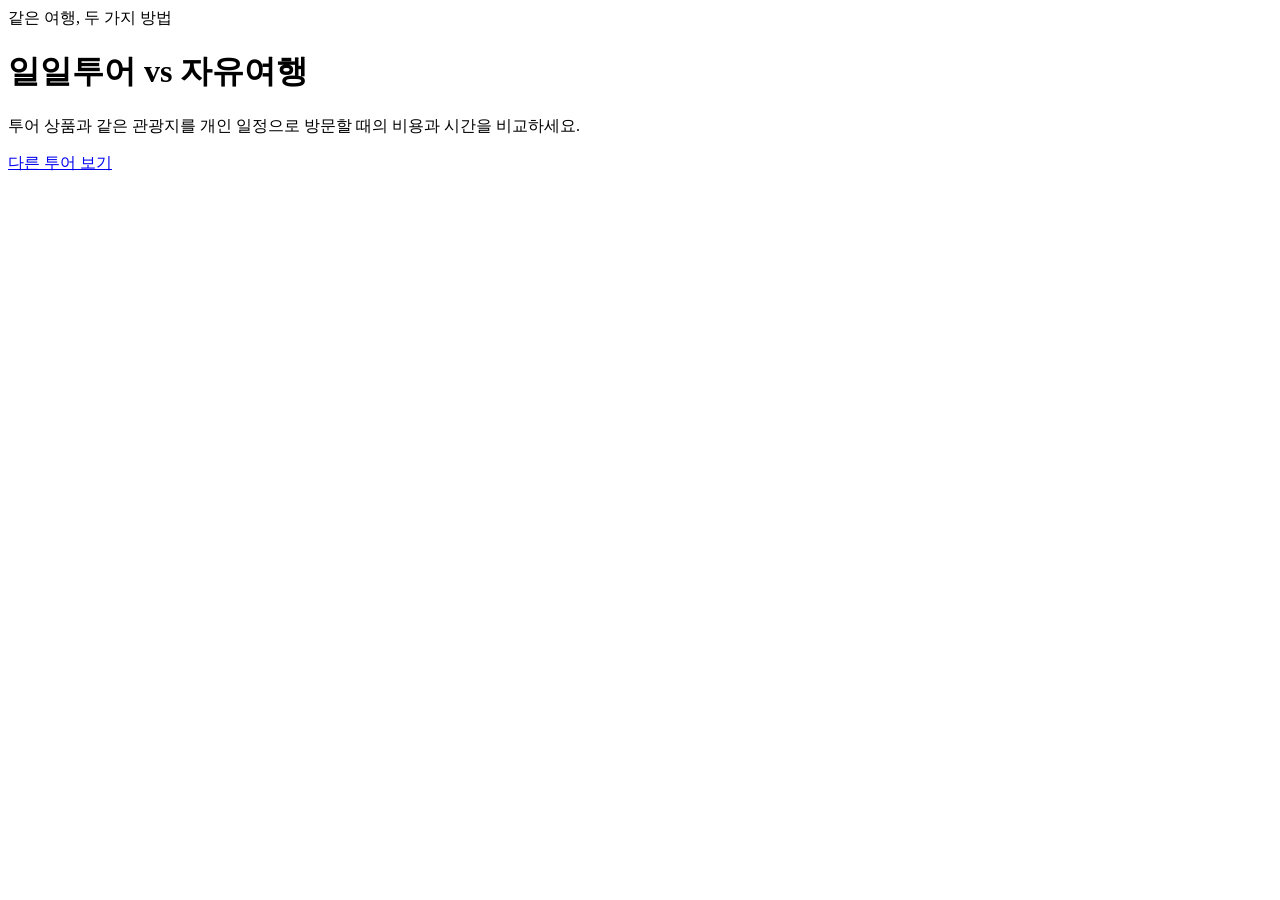
<file: src/main/resources/templates/compare.html>
<!doctype html>
<html lang="ko" xmlns:th="http://www.thymeleaf.org">
<head th:replace="~{layout :: head('비용 비교')}"></head>
<body data-page="compare">
<header th:replace="~{layout :: header('compare')}"></header>
<main id="main">

  <div class="container workspace">
    <div id="trip-summary" class="trip-summary" hidden></div>
    <div class="page-title"><span class="eyebrow">같은 여행, 두 가지 방법</span><h1>일일투어 vs 자유여행</h1><p>투어 상품과 같은 관광지를 개인 일정으로 방문할 때의 비용과 시간을 비교하세요.</p></div>
    <div id="status" class="status" role="status" aria-live="polite"></div>
    
    <div class="actions page-actions">
      <a class="soft" href="/tours">다른 투어 보기</a>
      <a class="soft" id="edit-comparison" href="#comparison-settings" hidden>비교 조건 수정</a>
      <a class="soft" id="edit-transport" href="#comparison-legs" hidden>자유여행 교통수단 변경</a>
    </div>
    <div id="comparison-summary"></div><div id="comparison-sides"></div>
    <div id="comparison-settings"></div><div id="comparison-legs"></div>
  </div>
</main>
<footer th:replace="~{layout :: footer}"></footer>
</body>
</html>
</file>
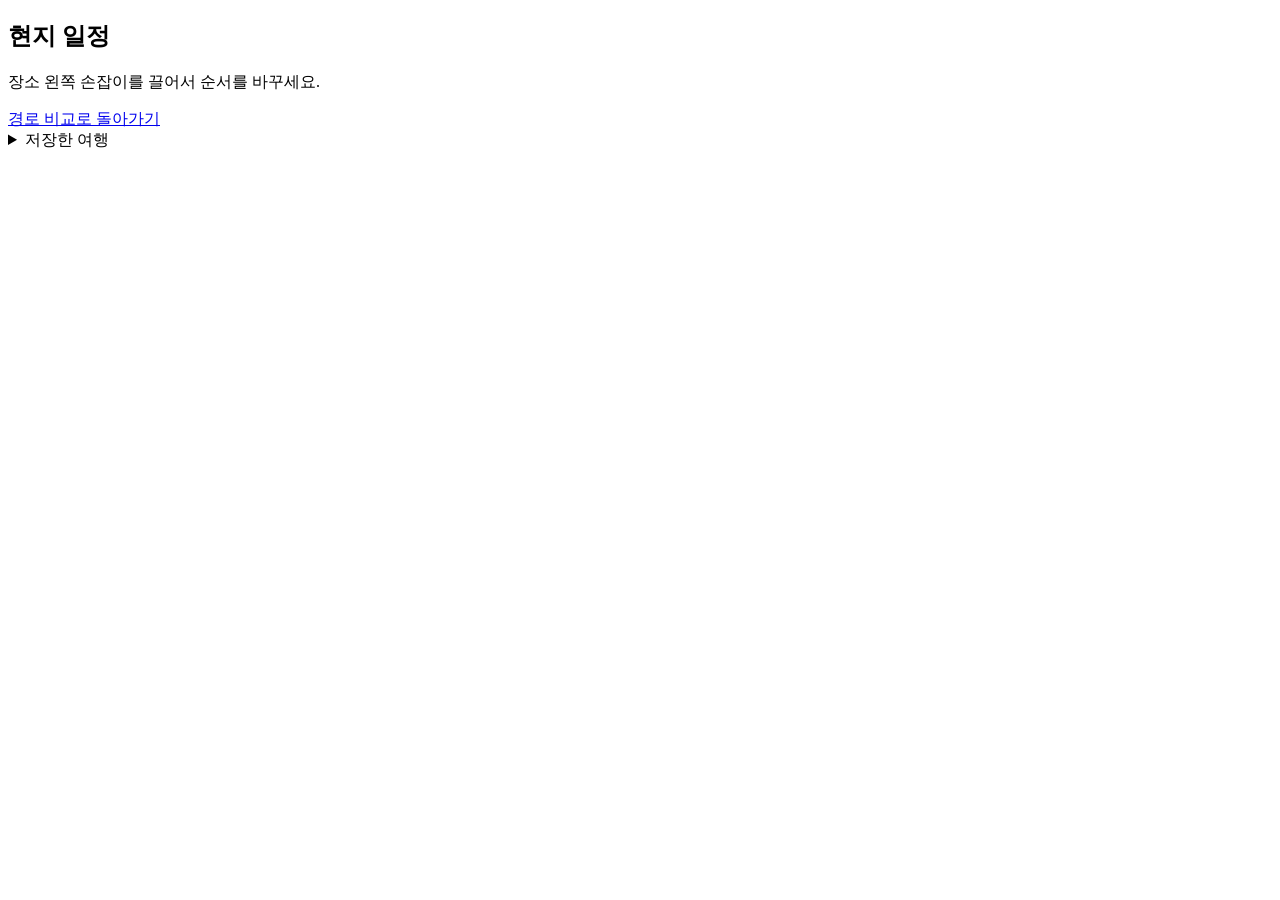
<file: src/main/resources/templates/itinerary.html>
<!doctype html>
<html lang="ko" xmlns:th="http://www.thymeleaf.org">
<head th:replace="~{layout :: head('여행 일정')}"></head>
<body data-page="plan" class="redesign map-screen">
<header th:replace="~{layout :: header('plan')}"></header>
<main id="main">
  <div class="split">
    <section class="listpane" aria-label="여행 일정">
      <div class="sheethandle" aria-hidden="true"></div>
      <div class="listhead">
        <h1 id="plan-title">현지 일정</h1>
        <p>장소 왼쪽 손잡이를 끌어서 순서를 바꾸세요.</p>
      </div>
      <div id="status" class="status" role="status" aria-live="polite"></div>
      <!-- plan.js가 날짜 버튼과 선택한 날짜의 타임라인을 그립니다. 이동 구간은 서버 견적의 방문 순서를 따릅니다. -->
      <div id="plan-days" class="days" role="group" aria-label="날짜"></div>
      <section id="plan-opinions" aria-label="날짜별 의견" hidden>
        <div id="opinion-tabs" role="group" aria-label="일정 선택"></div>
        <form id="opinion-name" hidden>
          <label>의견 이름<input name="opinionName" maxlength="40" required></label>
          <button class="primary" type="submit">확인</button>
          <button class="textbtn" id="cancel-opinion-name" type="button">취소</button>
        </form>
        <div id="opinion-tools" hidden>
          <label><input id="compare-opinion" type="checkbox" checked> 기본 일정과 겹쳐 보기</label>
          <button class="textbtn" id="rename-opinion" type="button">이름 변경</button>
        </div>
      </section>
      <div id="plan-day"></div>
      <section id="related-tours" aria-labelledby="related-tours-heading" hidden>
        <h2 id="related-tours-heading">이 관광지를 방문하는 일일투어</h2>
        <p id="related-tours-status" class="fine" role="status"></p>
        <div id="related-tours-list"></div>
      </section>
      <div class="list-foot">
        <p id="plan-note" class="fine"></p>
        <p id="plan-geometry-note" class="fine" role="status" hidden></p>
        <a class="textbtn" href="/search">경로 비교로 돌아가기</a>
        <button id="save-plan" class="primary" type="button" hidden>일정 저장</button>
      </div>
      <details id="saved" class="saved">
        <summary>저장한 여행</summary>
        <div id="saved-plans"></div>
      </details>
    </section>
    <section class="mappane" aria-label="일정 지도">
      <div id="plan-map" class="mapslot"></div>
    </section>
    <aside id="estimate" class="estimate" aria-label="여행 견적" hidden></aside>
  </div>
  <dialog id="tour-preview" aria-labelledby="tour-preview-title">
    <div class="tour-preview-heading">
      <h2 id="tour-preview-title"></h2>
      <form method="dialog"><button class="outline" type="submit" autofocus>닫기</button></form>
    </div>
    <ol id="tour-preview-stops"></ol>
    <p id="tour-preview-note" class="fine" role="status"></p>
    <div id="tour-preview-map" aria-label="투어 관광지 방문 순서" hidden></div>
  </dialog>
</main>
</body>
</html>
</file>
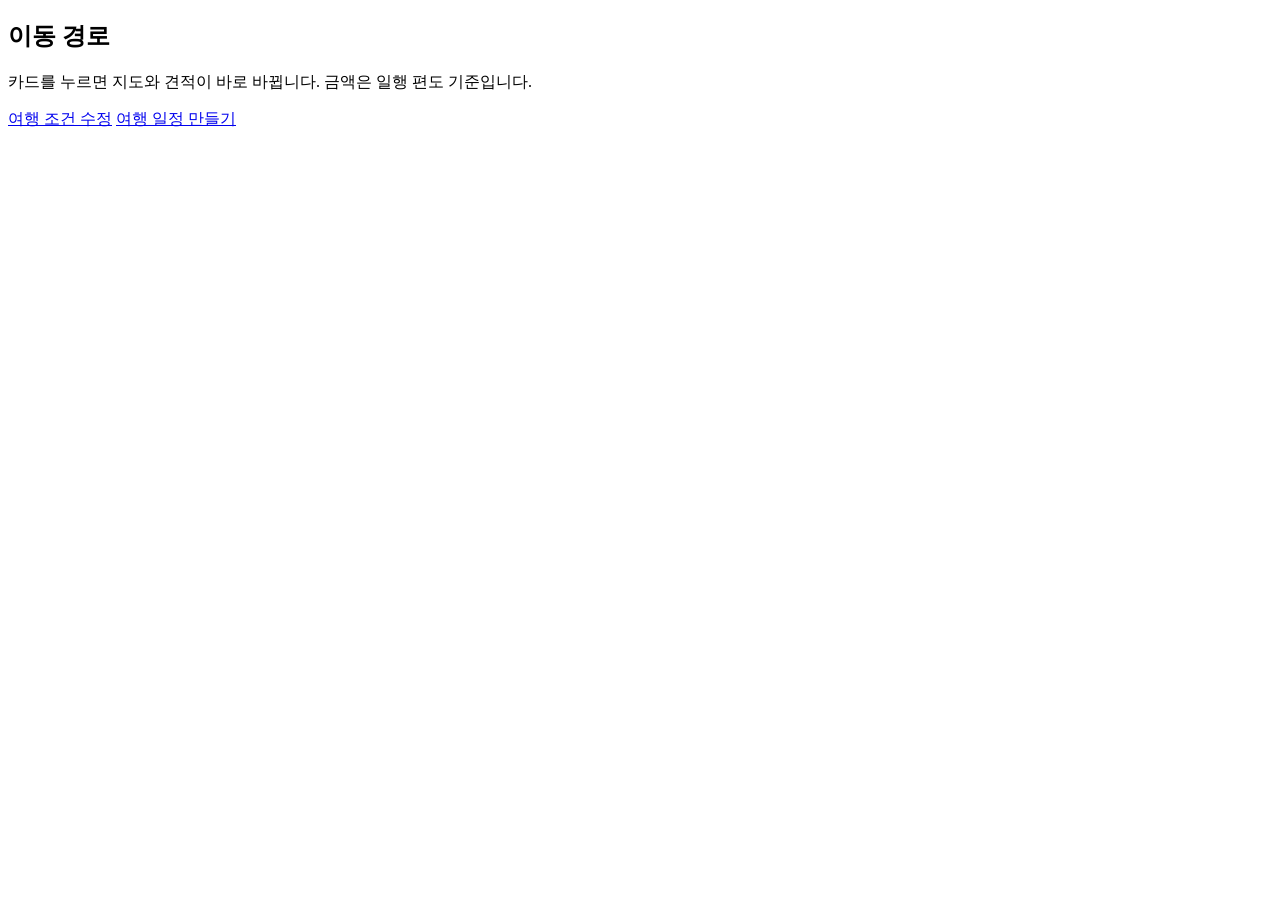
<file: src/main/resources/templates/search.html>
<!doctype html>
<html lang="ko" xmlns:th="http://www.thymeleaf.org">
<head th:replace="~{layout :: head('경로 비교')}"></head>
<body data-page="routes" class="redesign map-screen">
<header th:replace="~{layout :: header('routes')}"></header>
<main id="main">
  <div class="split">
    <section class="listpane" aria-label="이동 경로 목록">
      <div class="sheethandle" aria-hidden="true"></div>
      <div class="listhead">
        <h1 id="route-title">이동 경로</h1>
        <p>카드를 누르면 지도와 견적이 바로 바뀝니다. 금액은 일행 편도 기준입니다.</p>
        <div id="route-sort" class="sort" role="group" aria-label="정렬" hidden>
          <button type="button" data-sort="rec" aria-pressed="true">추천순</button>
          <button type="button" data-sort="price" aria-pressed="false">최저가</button>
          <button type="button" data-sort="time" aria-pressed="false">최단 시간</button>
        </div>
      </div>
      <div id="status" class="status" role="status" aria-live="polite"></div>
      <div id="route-summary"></div>
      <div id="route-list" class="route-list"></div>
      <div class="list-foot">
        <p id="route-note" class="fine"></p>
        <p id="route-geometry-note" class="fine" role="status" hidden></p>
        <a class="textbtn" href="/">여행 조건 수정</a>
        <a class="primary" href="/itinerary">여행 일정 만들기</a>
      </div>
    </section>
    <!-- routes.js가 노선 지도와 견적을 채웁니다. 스타일에서 견적을 데스크톱 지도 위, 모바일 화면 아래에 배치합니다. -->
    <section class="mappane" aria-label="이동 경로 지도">
      <div id="route-map" class="mapslot"></div>
    </section>
    <aside id="estimate" class="estimate" aria-label="여행 견적" hidden></aside>
  </div>
</main>
</body>
</html>
</file>
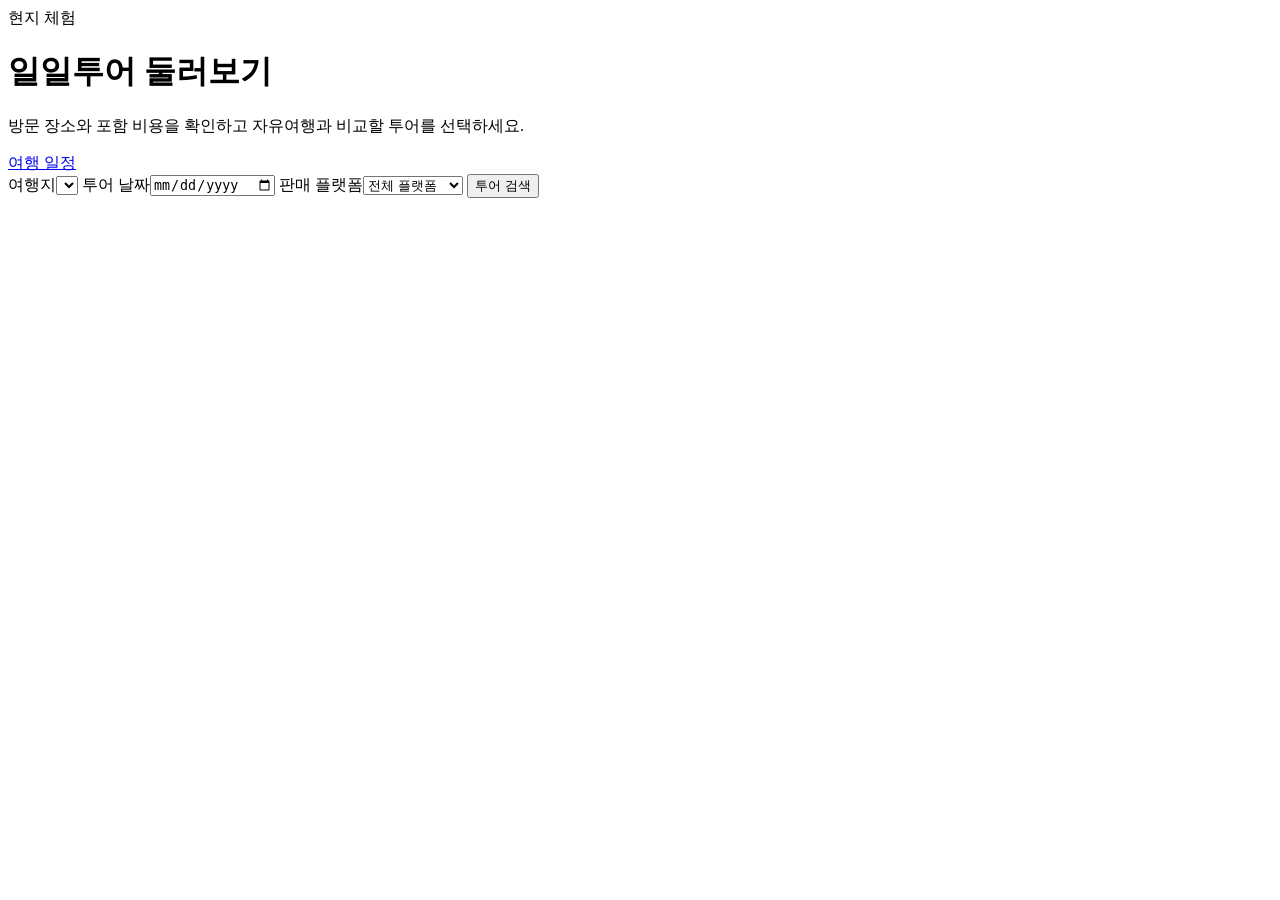
<file: src/main/resources/templates/tours.html>
<!doctype html>
<html lang="ko" xmlns:th="http://www.thymeleaf.org">
<head th:replace="~{layout :: head('일일투어')}"></head>
<body data-page="tours">
<header th:replace="~{layout :: header('tours')}"></header>
<main id="main">

  <div class="container workspace">
    <div id="trip-summary" class="trip-summary" hidden></div>
    <div class="page-title"><span class="eyebrow">현지 체험</span><h1>일일투어 둘러보기</h1><p>방문 장소와 포함 비용을 확인하고 자유여행과 비교할 투어를 선택하세요.</p></div>
    <div id="status" class="status" role="status" aria-live="polite"></div>
    
    <div class="actions page-actions"><a class="soft" href="/itinerary">여행 일정</a></div>
    <form id="tour-search" class="panel section filter-bar">
      <label>여행지<select name="destination" required></select></label>
      <label>투어 날짜<input name="date" type="date"></label>
      <label>판매 플랫폼<select name="platform"><option value="">전체 플랫폼</option><option value="KLOOK">클룩</option><option value="MYREALTRIP">마이리얼트립</option><option value="NOL">NOL / 야놀자</option><option value="KKDAY">KKday</option><option value="OTHER">기타</option></select></label>
      <button class="primary">투어 검색</button>
    </form>
    <div id="tour-shortlist"></div>
    <div id="tour-list" class="tour-list"></div>
  </div>
</main>
<footer th:replace="~{layout :: footer}"></footer>
</body>
</html>
</file>
